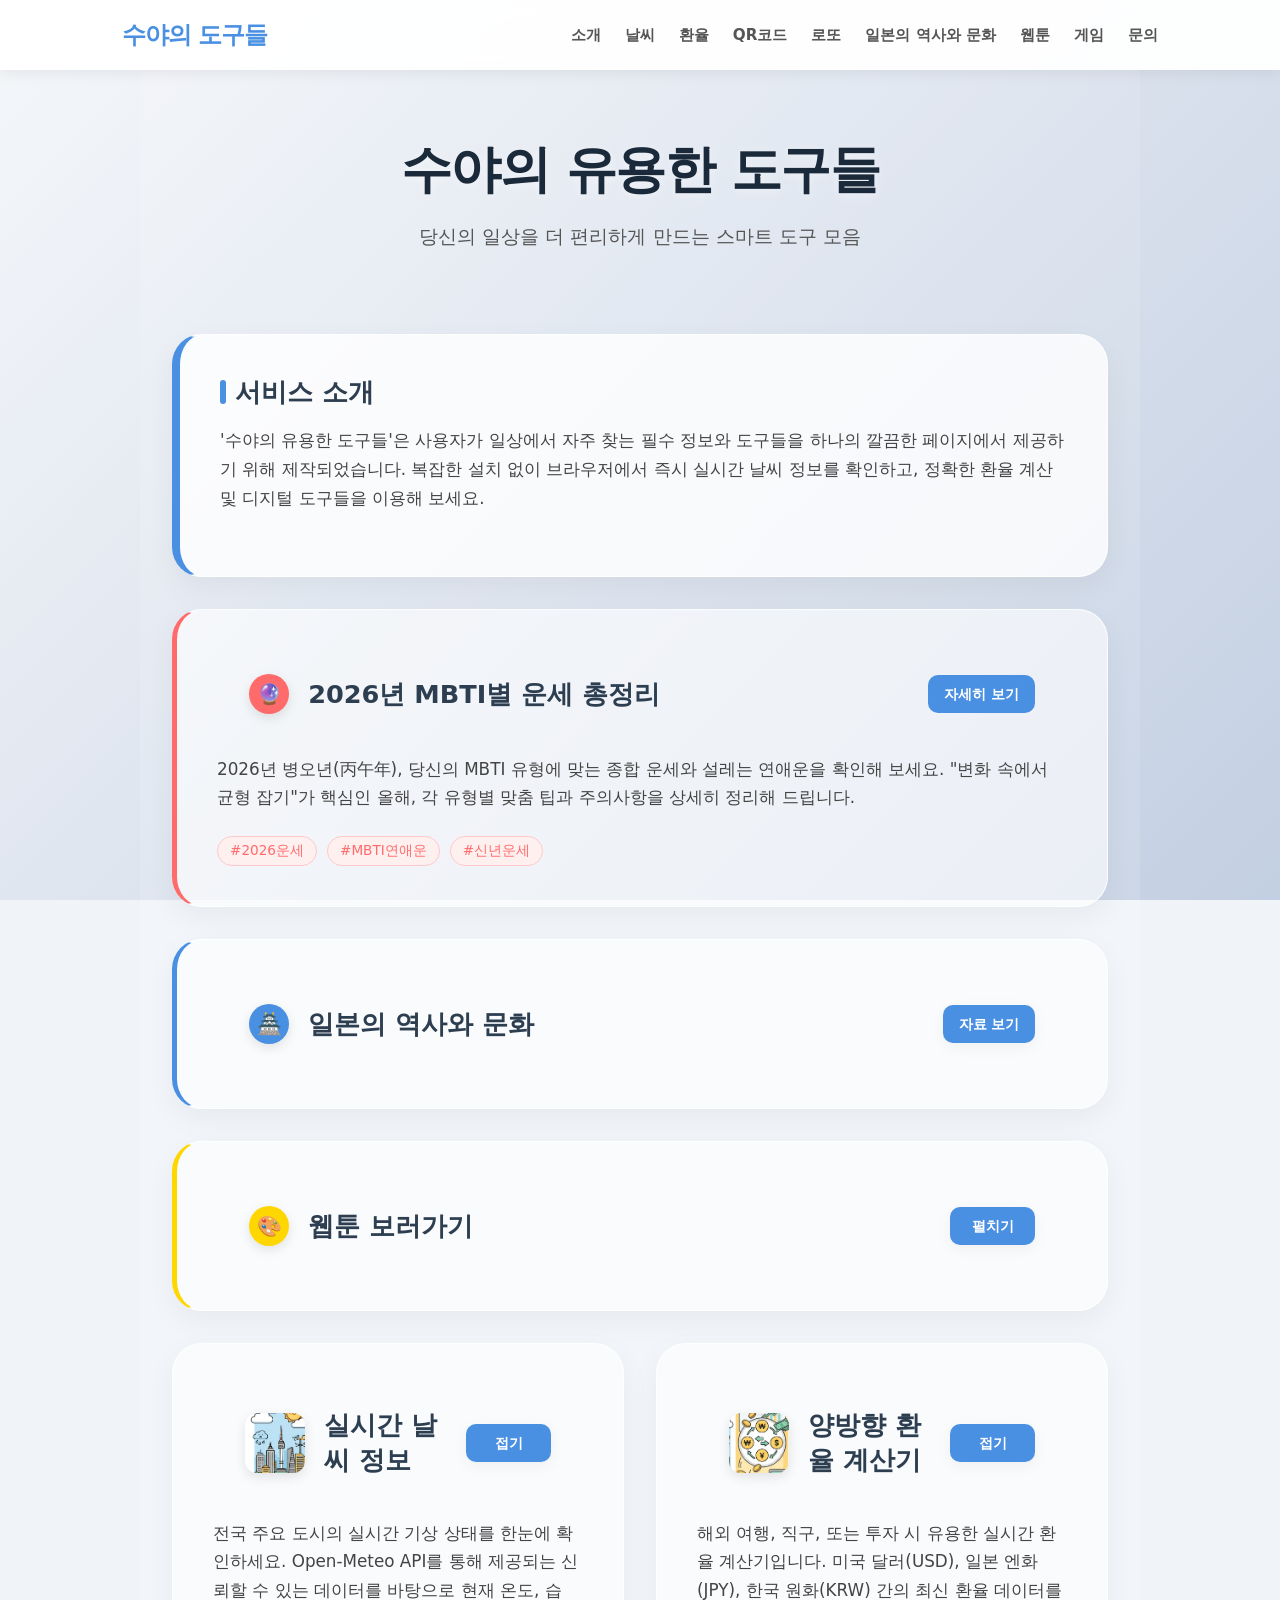
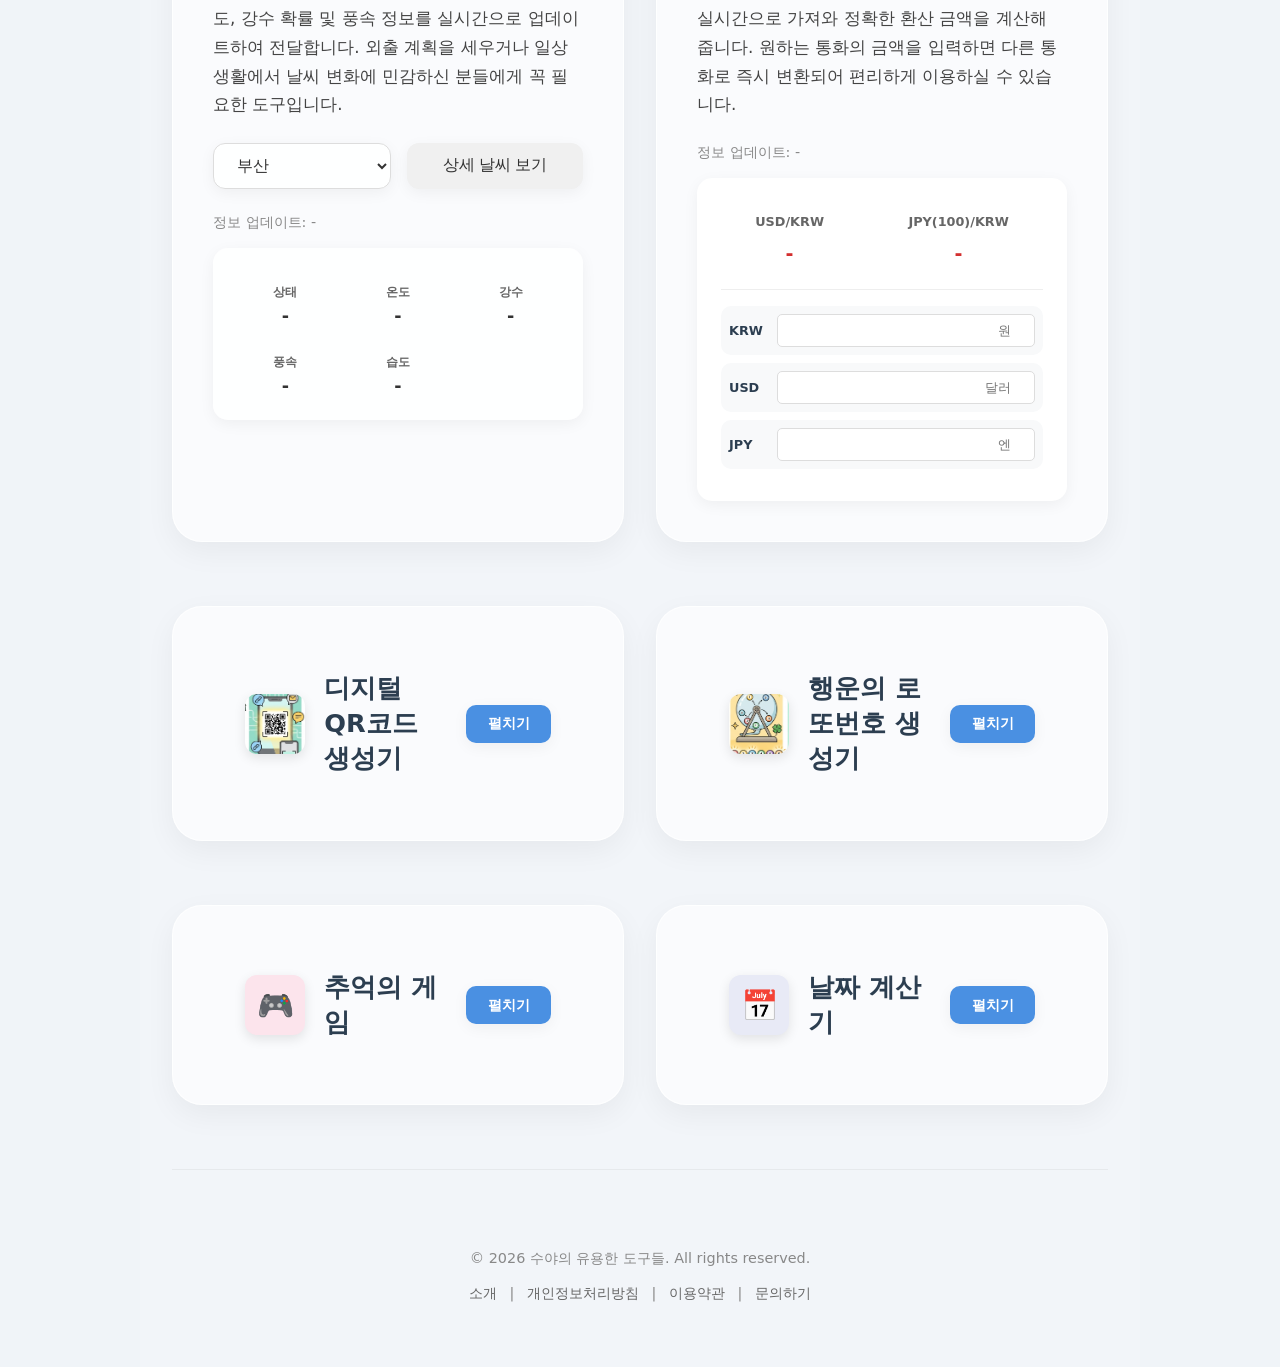
<file: index.html>
<!DOCTYPE html>
<html lang="ko">        
<head>
    <!-- Google tag (gtag.js) -->
    <script async src="https://www.googletagmanager.com/gtag/js?id=G-8NSKGW7J9Q"></script>
    <script>
      window.dataLayer = window.dataLayer || [];
      function gtag(){dataLayer.push(arguments);}
      gtag('js', new Date());

      gtag('config', 'G-8NSKGW7J9Q');
    </script>
    <meta charset="UTF-8">
    <meta name="viewport" content="width=device-width, initial-scale=1.0">
    <title>수야의 유용한 도구들 - 실시간 정보 및 생활 도구 모음</title>
    <meta name="description" content="실시간 날씨, 양방향 환율 계산기, QR코드 생성기, 로또번호 추첨 등 일상 생활에 필요한 유용한 도구들을 한곳에서 제공합니다.">
    <meta name="keywords" content="날씨, 환율계산기, QR코드 생성, 로또번호, 생활도구, 수야">
    <meta name="google-adsense-account" content="ca-pub-2411291444074274">
    <script async src="https://pagead2.googlesyndication.com/pagead/js/adsbygoogle.js?client=ca-pub-2411291444074274"
     crossorigin="anonymous"></script>
    <link rel="stylesheet" href="style.css">
</head>
<body>
    <nav class="navbar">
        <div class="nav-container">
            <a href="index.html" class="nav-logo">수야의 도구들</a>
            <ul class="nav-menu">
                <li><a href="about.html">소개</a></li>
                <li><a href="#section-weather">날씨</a></li>
                <li><a href="#section-exchange">환율</a></li>
                <li><a href="#section-qr">QR코드</a></li>
                <li><a href="#section-lotto">로또</a></li>
                <li><a href="#section-japan-history">일본의 역사와 문화</a></li>
                <li><a href="#section-webtoon">웹툰</a></li>
                <li><a href="#section-game">게임</a></li>
                <li><a href="contact.html">문의</a></li>
            </ul>
        </div>
    </nav>

    <div class="container">
        <header class="main-header">
            <h1>수야의 유용한 도구들</h1>
            <p class="header-subtitle">당신의 일상을 더 편리하게 만드는 스마트 도구 모음</p>
        </header>

        <main>
            <!-- 서비스 소개 섹션 (항상 표시 - 애드센스 가치 전달) -->
            <section class="info-section static-section" id="section-about">
                <h2>서비스 소개</h2>
                <div class="section-description">
                    <p>'수야의 유용한 도구들'은 사용자가 일상에서 자주 찾는 필수 정보와 도구들을 하나의 깔끔한 페이지에서 제공하기 위해 제작되었습니다. 복잡한 설치 없이 브라우저에서 즉시 실시간 날씨 정보를 확인하고, 정확한 환율 계산 및 디지털 도구들을 이용해 보세요.</p>
                </div>
            </section>

            <!-- 2026 MBTI 운세 섹션 (신규 추가 - 콘텐츠 보강) -->
            <section class="info-section" id="section-fortune" style="border-left: 5px solid #ff6b6b;">
                <div class="section-header">
                    <div class="service-icon-box" style="background: #ff6b6b; border-radius: 50%; width: 40px; height: 40px; display: flex; align-items: center; justify-content: center; font-size: 20px;">🔮</div>
                    <h2>2026년 MBTI별 운세 총정리</h2>
                    <a href="fortune/mbti2026.html" class="toggle-btn" style="text-decoration: none; background: #ff6b6b;">자세히 보기</a>
                </div>
                <div class="section-content" style="display: block;">
                    <p class="tool-guide">2026년 병오년(丙午年), 당신의 MBTI 유형에 맞는 종합 운세와 설레는 연애운을 확인해 보세요. "변화 속에서 균형 잡기"가 핵심인 올해, 각 유형별 맞춤 팁과 주의사항을 상세히 정리해 드립니다.</p>
                    <div style="display: flex; gap: 10px; flex-wrap: wrap; margin-top: 15px;">
                        <span style="background: #fff0f0; color: #ff6b6b; padding: 5px 12px; border-radius: 20px; font-size: 0.85rem; border: 1px solid #ffc9c9;">#2026운세</span>
                        <span style="background: #fff0f0; color: #ff6b6b; padding: 5px 12px; border-radius: 20px; font-size: 0.85rem; border: 1px solid #ffc9c9;">#MBTI연애운</span>
                        <span style="background: #fff0f0; color: #ff6b6b; padding: 5px 12px; border-radius: 20px; font-size: 0.85rem; border: 1px solid #ffc9c9;">#신년운세</span>
                    </div>
                </div>
            </section>

            <!-- 일본의 역사와 문화 섹션 (신규 추가) -->
            <section class="info-section collapsed" id="section-japan-history" style="border-left: 5px solid #4A90E2;">
                <div class="section-header">
                    <div class="service-icon-box" style="background: #4A90E2; border-radius: 50%; width: 40px; height: 40px; display: flex; align-items: center; justify-content: center; font-size: 20px;">🏯</div>
                    <h2>일본의 역사와 문화</h2>
                    <button class="toggle-btn" onclick="toggleSection('section-japan-history')">자료 보기</button>
                </div>
                <div class="section-content">
                    <p class="tool-guide">일본의 역사와 문화에 관한 8가지 상세 자료를 확인하고 다운로드할 수 있습니다. 각 파일은 주제별로 깊이 있는 내용을 담고 있어 학습 및 연구 자료로 활용하기 좋습니다.</p>
                    <div class="download-grid" style="display: grid; grid-template-columns: repeat(auto-fit, minmax(220px, 1fr)); gap: 12px; margin-top: 15px;">
                        <a href="text/a일본의 역사와 문화1.pdf" download class="download-card" style="padding: 12px 15px; background: white; border-radius: 12px; text-decoration: none; color: #333; border: 1px solid #eee; display: flex; align-items: center; gap: 10px; transition: all 0.2s; box-shadow: 0 2px 5px rgba(0,0,0,0.05);">
                            <span style="font-size: 1.2rem;">📄</span>
                            <span style="font-weight: 600; font-size: 0.9rem;">일본의 역사와 문화 1</span>
                        </a>
                        <a href="text/a일본의 역사와 문화2.pdf" download class="download-card" style="padding: 12px 15px; background: white; border-radius: 12px; text-decoration: none; color: #333; border: 1px solid #eee; display: flex; align-items: center; gap: 10px; transition: all 0.2s; box-shadow: 0 2px 5px rgba(0,0,0,0.05);">
                            <span style="font-size: 1.2rem;">📄</span>
                            <span style="font-weight: 600; font-size: 0.9rem;">일본의 역사와 문화 2</span>
                        </a>
                        <a href="text/a일본의 역사와 문화3.pdf" download class="download-card" style="padding: 12px 15px; background: white; border-radius: 12px; text-decoration: none; color: #333; border: 1px solid #eee; display: flex; align-items: center; gap: 10px; transition: all 0.2s; box-shadow: 0 2px 5px rgba(0,0,0,0.05);">
                            <span style="font-size: 1.2rem;">📄</span>
                            <span style="font-weight: 600; font-size: 0.9rem;">일본의 역사와 문화 3</span>
                        </a>
                        <a href="text/a일본의 역사와 문화4.pdf" download class="download-card" style="padding: 12px 15px; background: white; border-radius: 12px; text-decoration: none; color: #333; border: 1px solid #eee; display: flex; align-items: center; gap: 10px; transition: all 0.2s; box-shadow: 0 2px 5px rgba(0,0,0,0.05);">
                            <span style="font-size: 1.2rem;">📄</span>
                            <span style="font-weight: 600; font-size: 0.9rem;">일본의 역사와 문화 4</span>
                        </a>
                        <a href="text/일본의 역사와 문화5.pdf" download class="download-card" style="padding: 12px 15px; background: white; border-radius: 12px; text-decoration: none; color: #333; border: 1px solid #eee; display: flex; align-items: center; gap: 10px; transition: all 0.2s; box-shadow: 0 2px 5px rgba(0,0,0,0.05);">
                            <span style="font-size: 1.2rem;">📄</span>
                            <span style="font-weight: 600; font-size: 0.9rem;">일본의 역사와 문화 5</span>
                        </a>
                        <a href="text/일본의 역사와 문화6.pdf" download class="download-card" style="padding: 12px 15px; background: white; border-radius: 12px; text-decoration: none; color: #333; border: 1px solid #eee; display: flex; align-items: center; gap: 10px; transition: all 0.2s; box-shadow: 0 2px 5px rgba(0,0,0,0.05);">
                            <span style="font-size: 1.2rem;">📄</span>
                            <span style="font-weight: 600; font-size: 0.9rem;">일본의 역사와 문화 6</span>
                        </a>
                        <a href="text/일본의 역사와 문화7.pdf" download class="download-card" style="padding: 12px 15px; background: white; border-radius: 12px; text-decoration: none; color: #333; border: 1px solid #eee; display: flex; align-items: center; gap: 10px; transition: all 0.2s; box-shadow: 0 2px 5px rgba(0,0,0,0.05);">
                            <span style="font-size: 1.2rem;">📄</span>
                            <span style="font-weight: 600; font-size: 0.9rem;">일본의 역사와 문화 7</span>
                        </a>
                        <a href="text/일본의 역사와 문화8.pdf" download class="download-card" style="padding: 12px 15px; background: white; border-radius: 12px; text-decoration: none; color: #333; border: 1px solid #eee; display: flex; align-items: center; gap: 10px; transition: all 0.2s; box-shadow: 0 2px 5px rgba(0,0,0,0.05);">
                            <span style="font-size: 1.2rem;">📄</span>
                            <span style="font-weight: 600; font-size: 0.9rem;">일본의 역사와 문화 8</span>
                        </a>
                    </div>
                </div>
            </section>

            <!-- 웹툰 섹션 -->
            <section class="info-section collapsed" id="section-webtoon" style="border-left: 5px solid #FFD700;">
                <div class="section-header">
                    <div class="service-icon-box" style="background: #FFD700; border-radius: 50%; width: 40px; height: 40px; display: flex; align-items: center; justify-content: center; font-size: 20px;">🎨</div>
                    <h2>웹툰 보러가기</h2>
                    <button class="toggle-btn" onclick="toggleSection('section-webtoon')">펼치기</button>
                </div>
                <div class="section-content">
                    <p class="tool-guide">다양한 주제의 웹툰을 감상해 보세요. 아래 버튼을 클릭하여 '앵그리스쿨'의 전 회차를 감상하실 수 있습니다.</p>
                    
                    <div class="webtoon-list" style="margin-top: 20px; display: flex; justify-content: center; gap: 15px; flex-wrap: wrap;">
                        <a href="webtoon_angry_school.html" class="action-btn" style="background: linear-gradient(135deg, #e74c3c 0%, #c0392b 100%); box-shadow: 0 4px 15px rgba(231, 76, 60, 0.3);">앵그리스쿨 보러가기</a>
                        <a href="webtoon_mini.html" class="action-btn" style="background: linear-gradient(135deg, #f39c12 0%, #e67e22 100%); box-shadow: 0 4px 15px rgba(243, 156, 18, 0.3);">요약 4컷 만화</a>
                    </div>
                </div>
            </section>

            <div class="info-grid">
                <!-- 실시간 날씨 -->
                <section class="info-section" id="section-weather">
                    <div class="section-header">
                        <div class="service-icon-box weather-icon"></div>
                        <h2>실시간 날씨 정보</h2>
                        <button class="toggle-btn" onclick="toggleSection('section-weather')">접기</button>
                    </div>
                    <div class="section-content">
                        <p class="tool-guide">전국 주요 도시의 실시간 기상 상태를 한눈에 확인하세요. Open-Meteo API를 통해 제공되는 신뢰할 수 있는 데이터를 바탕으로 현재 온도, 습도, 강수 확률 및 풍속 정보를 실시간으로 업데이트하여 전달합니다. 외출 계획을 세우거나 일상 생활에서 날씨 변화에 민감하신 분들에게 꼭 필요한 도구입니다.</p>
                        <div class="city-selector">
                            <select id="city-select">
                                <option value="Busan">부산</option>
                                <option value="Seoul">서울</option>
                                <option value="Incheon">인천</option>
                                <option value="Daegu">대구</option>
                                <option value="Daejeon">대전</option>
                                <option value="Gwangju">광주</option>
                                <option value="Ulsan">울산</option>
                            </select>
                            <button id="details-button">상세 날씨 보기</button>
                        </div>
                        <p class="update-time" id="weather-updated">정보 업데이트: -</p>
                        <weather-card></weather-card>
                    </div>
                </section>

                <!-- 실시간 환율 -->
                <section class="info-section" id="section-exchange">
                    <div class="section-header">
                        <div class="service-icon-box exchange-icon"></div>
                        <h2>양방향 환율 계산기</h2>
                        <button class="toggle-btn" onclick="toggleSection('section-exchange')">접기</button>
                    </div>
                    <div class="section-content">
                        <p class="tool-guide">해외 여행, 직구, 또는 투자 시 유용한 실시간 환율 계산기입니다. 미국 달러(USD), 일본 엔화(JPY), 한국 원화(KRW) 간의 최신 환율 데이터를 실시간으로 가져와 정확한 환산 금액을 계산해 줍니다. 원하는 통화의 금액을 입력하면 다른 통화로 즉시 변환되어 편리하게 이용하실 수 있습니다.</p>
                        <p class="update-time" id="exchange-updated">정보 업데이트: -</p>
                        <exchange-card></exchange-card>
                    </div>
                </section>

                <!-- QR코드 생성기 -->
                <section class="info-section collapsed" id="section-qr">
                    <div class="section-header">
                        <div class="service-icon-box qr-icon"></div>
                        <h2>디지털 QR코드 생성기</h2>
                        <button class="toggle-btn" onclick="toggleSection('section-qr')">펼치기</button>
                    </div>
                    <div class="section-content">
                        <p class="tool-guide">텍스트나 웹사이트 URL을 입력하여 나만의 QR코드를 즉시 생성하세요. 생성된 QR코드는 다양한 기기에서 스캔이 가능하며, 마케팅, 명함, 개인 프로필 공유 등 다양한 용도로 활용할 수 있습니다. 입력된 정보는 서버에 저장되지 않아 안심하고 사용하실 수 있습니다.</p>
                        <qr-card></qr-card>
                    </div>
                </section>

                <!-- 로또번호 생성기 -->
                <section class="info-section collapsed" id="section-lotto">
                    <div class="section-header">
                        <div class="service-icon-box lotto-icon"></div>
                        <h2>행운의 로또번호 생성기</h2>
                        <button class="toggle-btn" onclick="toggleSection('section-lotto')">펼치기</button>
                    </div>
                    <div class="section-content">
                        <p class="tool-guide">이번 주 행운의 주인공을 꿈꾸시나요? 통계나 패턴에 얽매이지 않고 순수한 무작위 난수 생성 알고리즘을 사용하여 투명하고 공정한 로또 번호 6개를 추천해 드립니다. 재미로 즐기는 번호 추첨을 통해 일상의 작은 설렘을 느껴보세요.</p>
                        <lotto-card></lotto-card>
                    </div>
                </section>

                <!-- 추억의 게임 -->
                <section class="info-section collapsed" id="section-game">
                    <div class="section-header">
                        <div class="service-icon-box game-icon"></div>
                        <h2>추억의 게임</h2>
                        <button class="toggle-btn" onclick="toggleSection('section-game')">펼치기</button>
                    </div>
                    <div class="section-content">
                        <p class="tool-guide">잠깐의 휴식이 필요할 때 브라우저에서 바로 즐길 수 있는 고전 미니게임 모음입니다. 테트리스, 디노런 등 친숙하고 재미있는 게임들을 통해 스트레스를 해소하고 집중력을 높여보세요. 별도의 다운로드나 설치 없이 즉시 실행됩니다.</p>
                        <div class="game-grid">
                            <a href="game/tetris.html" class="game-card">
                                <span class="game-emoji">🧱</span>
                                <span class="game-name">테트리스</span>
                            </a>
                            <a href="game/dino.html" class="game-card">
                                <span class="game-emoji">🦖</span>
                                <span class="game-name">디노런</span>
                            </a>
                            <a href="game/block1.html" class="game-card">
                                <span class="game-emoji">🎾</span>
                                <span class="game-name">벽돌깨기</span>
                            </a>
                            <a href="game/cannon1.html" class="game-card">
                                <span class="game-emoji">💣</span>
                                <span class="game-name">캐논게임</span>
                            </a>
                            <a href="game/invader.html" class="game-card">
                                <span class="game-emoji">👾</span>
                                <span class="game-name">인베이더</span>
                            </a>
                        </div>
                    </div>
                </section>

                <!-- 날짜 계산기 -->
                <section class="info-section collapsed" id="section-date">
                    <div class="section-header">
                        <div class="service-icon-box date-icon"></div>
                        <h2>날짜 계산기</h2>
                        <button class="toggle-btn" onclick="toggleSection('section-date')">펼치기</button>
                    </div>
                    <div class="section-content">
                        <p class="tool-guide">중요한 날을 잊지 않도록 도와주는 스마트한 날짜 계산 도구입니다. 커플의 기념일, 시험 디데이, 또는 두 날짜 사이의 일수 계산 등 실생활에 필요한 날짜 관련 연산을 쉽고 정확하게 처리할 수 있습니다.</p>
                        <div class="tool-action">
                            <a href="util/date_calc.html" class="action-btn">날짜 계산기 실행하기</a>
                        </div>
                    </div>
                </section>
            </div>
        </main>

        <footer class="site-footer">
            <p>&copy; 2026 수야의 유용한 도구들. All rights reserved.</p>
            <div class="footer-links">
                <a href="about.html">소개</a> | 
                <a href="privacy.html">개인정보처리방침</a> | 
                <a href="terms.html">이용약관</a> | 
                <a href="contact.html">문의하기</a>
            </div>
        </footer>
    </div>

    <script type="module" src="main.js"></script>
    <script>
        function toggleSection(id, forceOpen = false) {
            const section = document.getElementById(id);
            if (!section) return;
            const btn = section.querySelector('.toggle-btn');
            
            const openText = '접기';
            const closedText = id === 'section-japan-history' ? '자료 보기' : '펼치기';

            if (forceOpen) {
                section.classList.remove('collapsed');
                if (btn) btn.textContent = openText;
            } else {
                const isCollapsed = section.classList.toggle('collapsed');
                if (btn) btn.textContent = isCollapsed ? closedText : openText;
            }
        }

        function expandAndScroll(id) {
            toggleSection(id, true);
            const element = document.getElementById(id);
            if (element) {
                element.scrollIntoView({ behavior: 'smooth', block: 'start' });
            }
        }

        // Handle nav menu clicks
        document.querySelectorAll('.nav-menu a').forEach(link => {
            link.addEventListener('click', (e) => {
                const href = link.getAttribute('href');
                if (href.startsWith('#section-')) {
                    e.preventDefault();
                    expandAndScroll(href.substring(1));
                }
            });
        });

        window.toggleSection = toggleSection;
        window.expandAndScroll = expandAndScroll;
    </script>
</body>
</html>
</file>
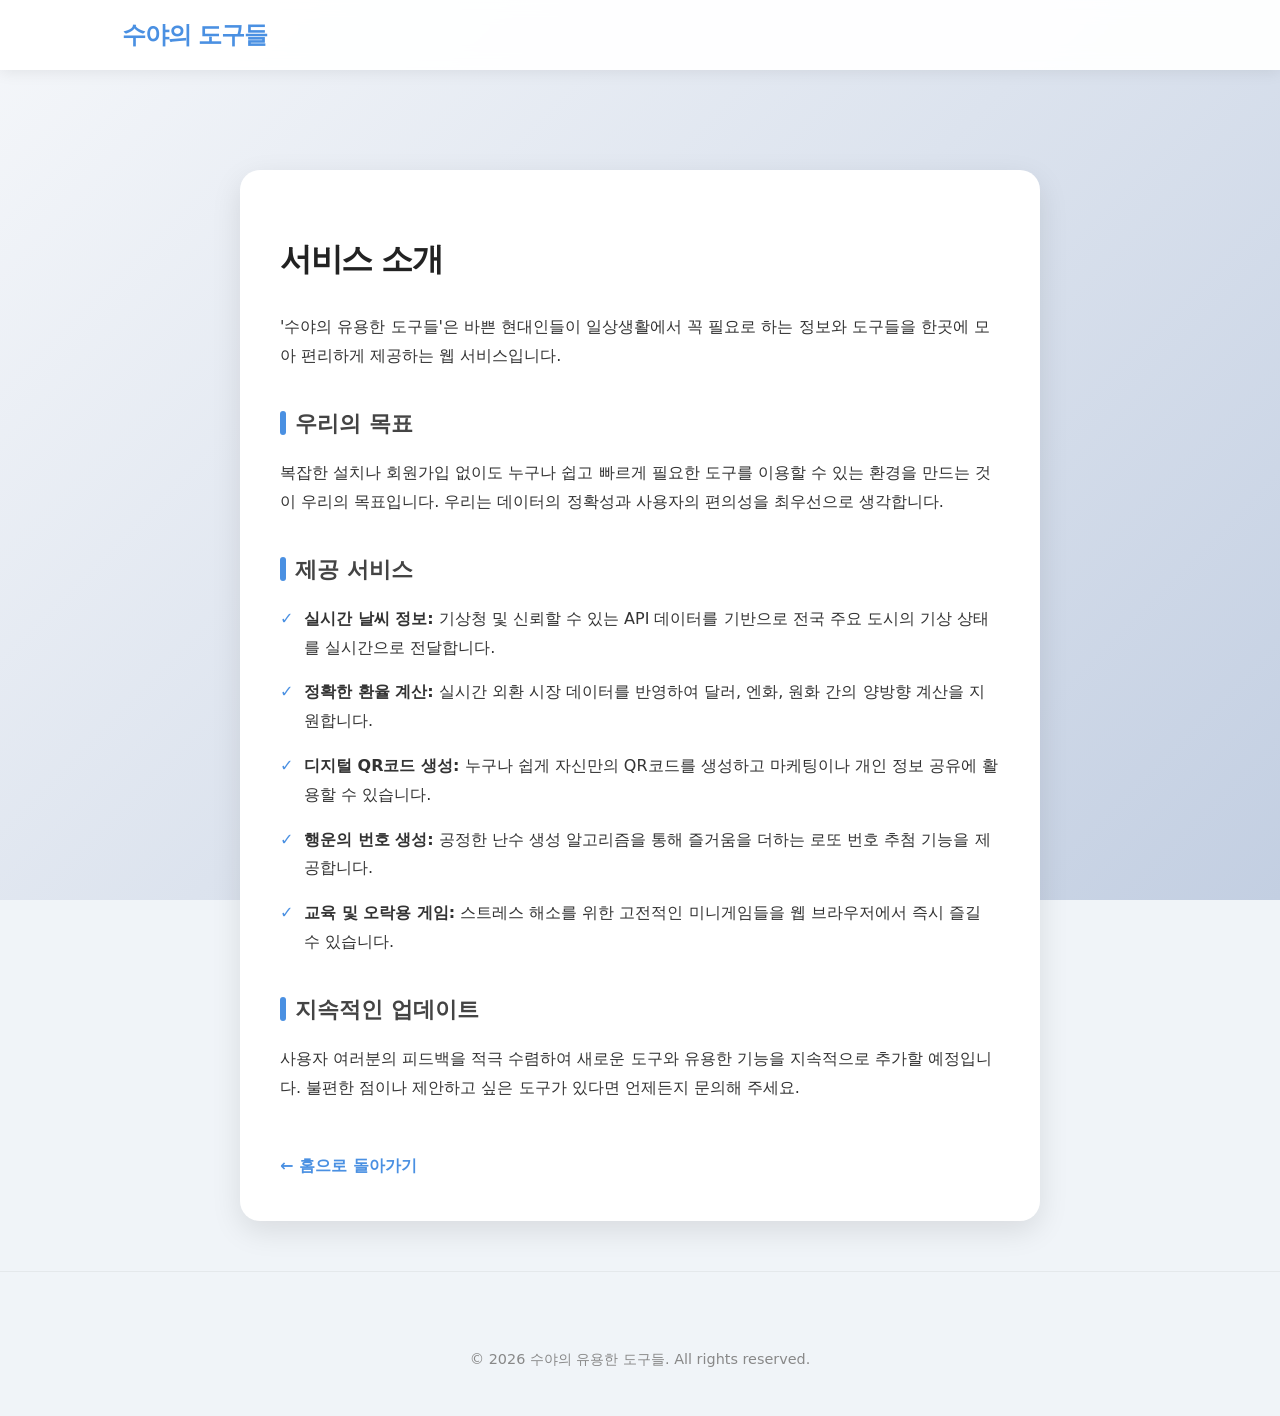
<file: about.html>
<!DOCTYPE html>
<html lang="ko">
<head>
    <!-- Google tag (gtag.js) -->
    <script async src="https://www.googletagmanager.com/gtag/js?id=G-8NSKGW7J9Q"></script>
    <script>
      window.dataLayer = window.dataLayer || [];
      function gtag(){dataLayer.push(arguments);}
      gtag('js', new Date());

      gtag('config', 'G-8NSKGW7J9Q');
    </script>
    <meta charset="UTF-8">
    <meta name="viewport" content="width=device-width, initial-scale=1.0">
    <title>서비스 소개 - 수야의 유용한 도구들</title>
    <link rel="stylesheet" href="style.css">
    <style>
        .about-container { max-width: 800px; margin: 100px auto 50px; padding: 40px; background: white; border-radius: 20px; box-shadow: 0 10px 30px rgba(0,0,0,0.1); line-height: 1.8; color: #333; }
        .about-container h1 { font-size: 2rem; margin-bottom: 1.5rem; color: #222; }
        .about-container h2 { font-size: 1.4rem; margin-top: 2rem; margin-bottom: 1rem; color: #444; }
        .about-container p { margin-bottom: 1.2rem; }
        .feature-list { list-style: none; padding: 0; }
        .feature-list li { margin-bottom: 1rem; padding-left: 1.5rem; position: relative; }
        .feature-list li::before { content: '✓'; position: absolute; left: 0; color: #4A90E2; font-weight: bold; }
        .back-home { display: inline-block; margin-top: 30px; color: #4A90E2; text-decoration: none; font-weight: bold; }
        .back-home:hover { text-decoration: underline; }
    </style>
</head>
<body>
    <nav class="navbar">
        <div class="nav-container">
            <a href="index.html" class="nav-logo">수야의 도구들</a>
        </div>
    </nav>

    <div class="about-container">
        <h1>서비스 소개</h1>
        <p>'수야의 유용한 도구들'은 바쁜 현대인들이 일상생활에서 꼭 필요로 하는 정보와 도구들을 한곳에 모아 편리하게 제공하는 웹 서비스입니다.</p>
        
        <h2>우리의 목표</h2>
        <p>복잡한 설치나 회원가입 없이도 누구나 쉽고 빠르게 필요한 도구를 이용할 수 있는 환경을 만드는 것이 우리의 목표입니다. 우리는 데이터의 정확성과 사용자의 편의성을 최우선으로 생각합니다.</p>

        <h2>제공 서비스</h2>
        <ul class="feature-list">
            <li><strong>실시간 날씨 정보:</strong> 기상청 및 신뢰할 수 있는 API 데이터를 기반으로 전국 주요 도시의 기상 상태를 실시간으로 전달합니다.</li>
            <li><strong>정확한 환율 계산:</strong> 실시간 외환 시장 데이터를 반영하여 달러, 엔화, 원화 간의 양방향 계산을 지원합니다.</li>
            <li><strong>디지털 QR코드 생성:</strong> 누구나 쉽게 자신만의 QR코드를 생성하고 마케팅이나 개인 정보 공유에 활용할 수 있습니다.</li>
            <li><strong>행운의 번호 생성:</strong> 공정한 난수 생성 알고리즘을 통해 즐거움을 더하는 로또 번호 추첨 기능을 제공합니다.</li>
            <li><strong>교육 및 오락용 게임:</strong> 스트레스 해소를 위한 고전적인 미니게임들을 웹 브라우저에서 즉시 즐길 수 있습니다.</li>
        </ul>

        <h2>지속적인 업데이트</h2>
        <p>사용자 여러분의 피드백을 적극 수렴하여 새로운 도구와 유용한 기능을 지속적으로 추가할 예정입니다. 불편한 점이나 제안하고 싶은 도구가 있다면 언제든지 문의해 주세요.</p>

        <a href="index.html" class="back-home">← 홈으로 돌아가기</a>
    </div>

    <footer class="site-footer">
        <p>&copy; 2026 수야의 유용한 도구들. All rights reserved.</p>
    </footer>
</body>
</html>
</file>
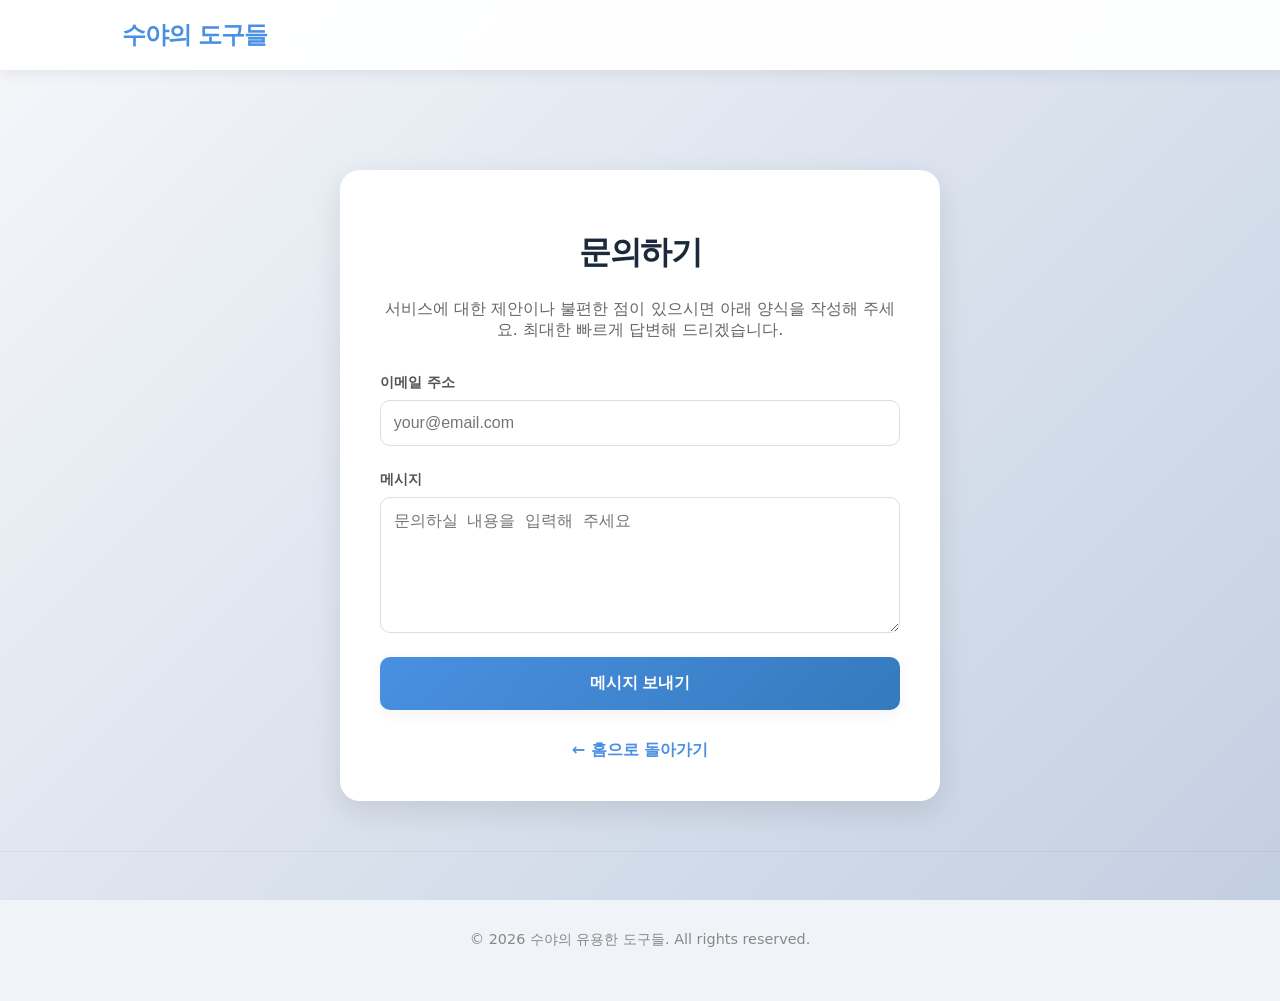
<file: contact.html>
<!DOCTYPE html>
<html lang="ko">
<head>
    <!-- Google tag (gtag.js) -->
    <script async src="https://www.googletagmanager.com/gtag/js?id=G-8NSKGW7J9Q"></script>
    <script>
      window.dataLayer = window.dataLayer || [];
      function gtag(){dataLayer.push(arguments);}
      gtag('js', new Date());

      gtag('config', 'G-8NSKGW7J9Q');
    </script>
    <meta charset="UTF-8">
    <meta name="viewport" content="width=device-width, initial-scale=1.0">
    <title>문의하기 - 수야의 유용한 도구들</title>
    <link rel="stylesheet" href="style.css">
    <style>
        .contact-container { max-width: 600px; margin: 100px auto 50px; padding: 40px; background: white; border-radius: 20px; box-shadow: 0 10px 30px rgba(0,0,0,0.1); color: #333; }
        .contact-container h1 { font-size: 2rem; margin-bottom: 1.5rem; text-align: center; }
        .contact-container p { margin-bottom: 2rem; text-align: center; color: #666; }
        .back-home { display: block; margin-top: 30px; text-align: center; color: #4A90E2; text-decoration: none; font-weight: bold; }
        .back-home:hover { text-decoration: underline; }
    </style>
</head>
<body>
    <nav class="navbar">
        <div class="nav-container">
            <a href="index.html" class="nav-logo">수야의 도구들</a>
        </div>
    </nav>

    <div class="contact-container">
        <h1>문의하기</h1>
        <p>서비스에 대한 제안이나 불편한 점이 있으시면 아래 양식을 작성해 주세요. 최대한 빠르게 답변해 드리겠습니다.</p>
        
        <form action="https://formspree.io/f/mgopjkyl" method="POST" class="contact-form" style="display: flex; flex-direction: column; gap: 1.5rem;">
            <div class="form-group" style="display: flex; flex-direction: column; gap: 0.5rem;">
                <label for="email" style="font-weight: bold;">이메일 주소</label>
                <input type="email" name="email" id="email" placeholder="your@email.com" required style="padding: 0.8rem; border: 1px solid #ddd; border-radius: 10px;">
            </div>
            <div class="form-group" style="display: flex; flex-direction: column; gap: 0.5rem;">
                <label for="message" style="font-weight: bold;">메시지</label>
                <textarea name="message" id="message" rows="6" placeholder="문의하실 내용을 입력해 주세요" required style="padding: 0.8rem; border: 1px solid #ddd; border-radius: 10px; resize: vertical;"></textarea>
            </div>
            <button type="submit" class="submit-btn" style="padding: 1rem; background: #4A90E2; color: white; border: none; border-radius: 10px; font-weight: bold; cursor: pointer; transition: background 0.3s;">메시지 보내기</button>
        </form>

        <a href="index.html" class="back-home">← 홈으로 돌아가기</a>
    </div>

    <footer class="site-footer">
        <p>&copy; 2026 수야의 유용한 도구들. All rights reserved.</p>
    </footer>
</body>
</html>
</file>
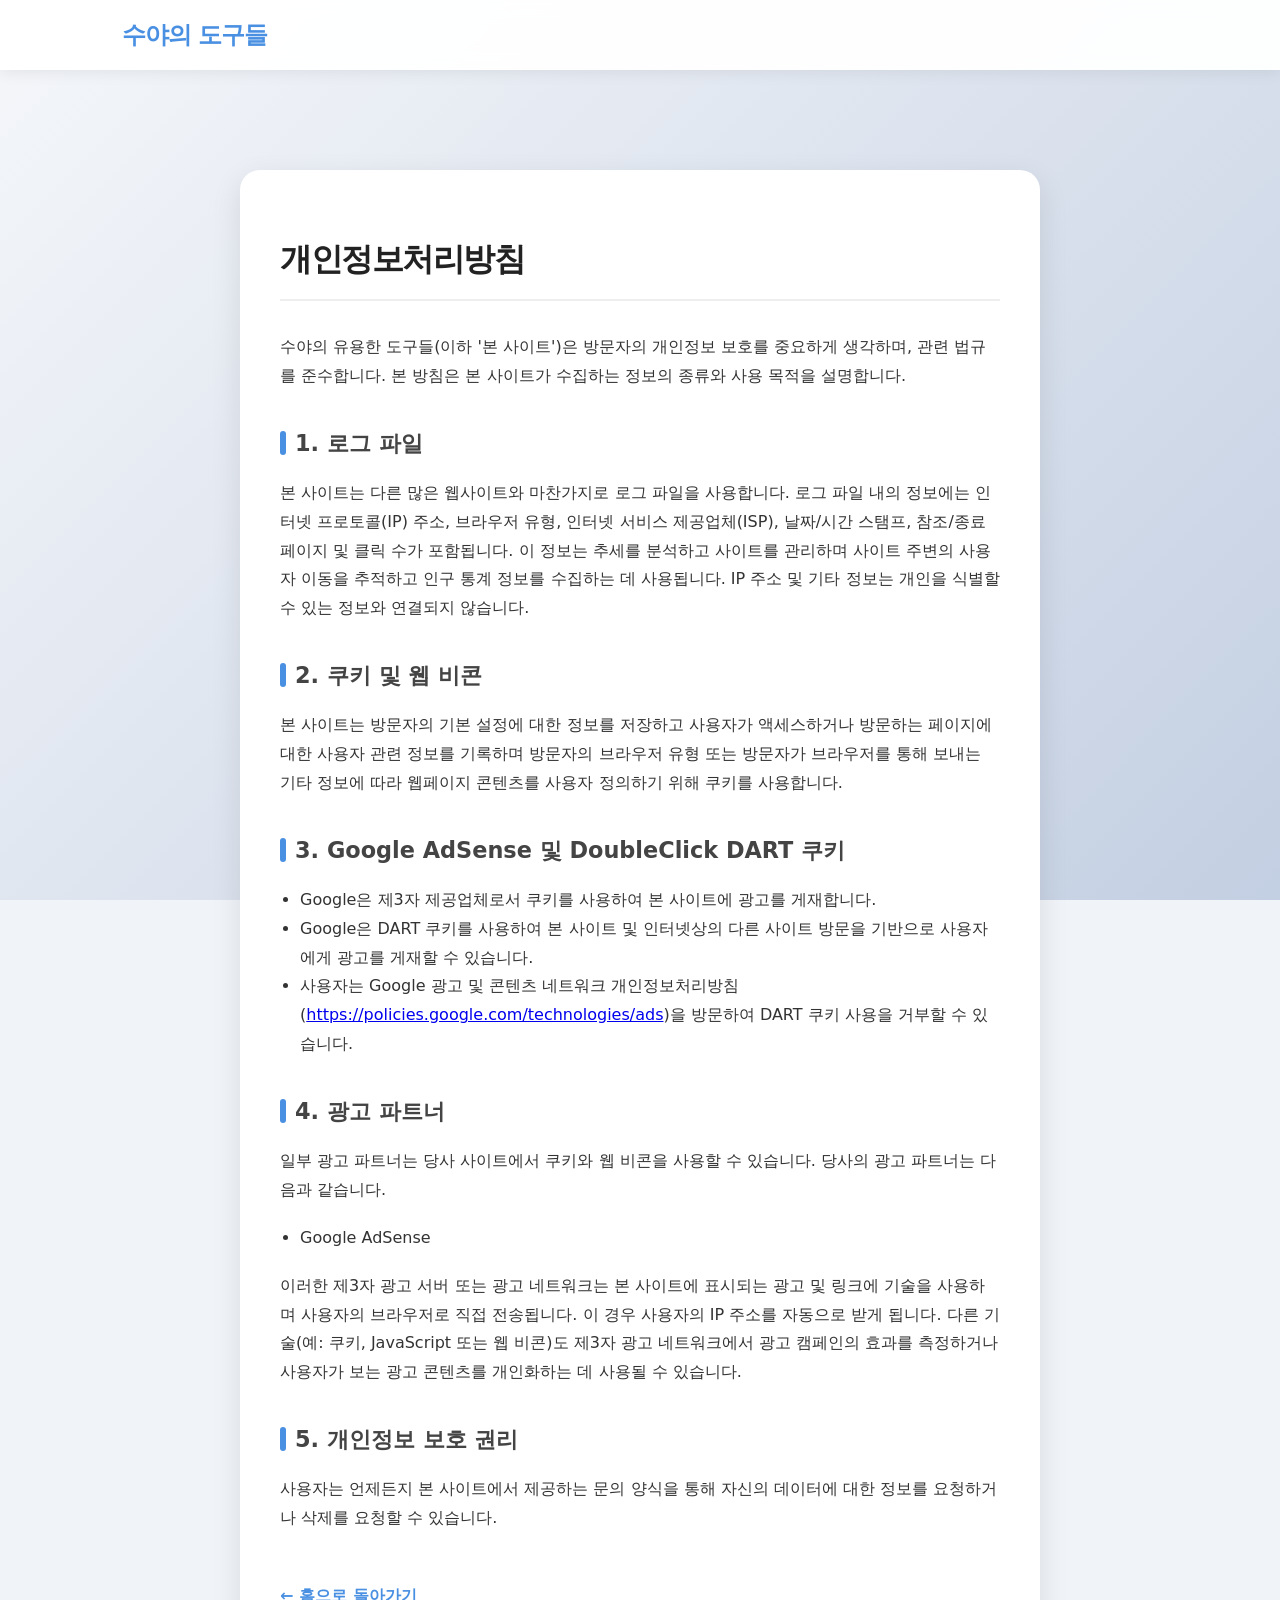
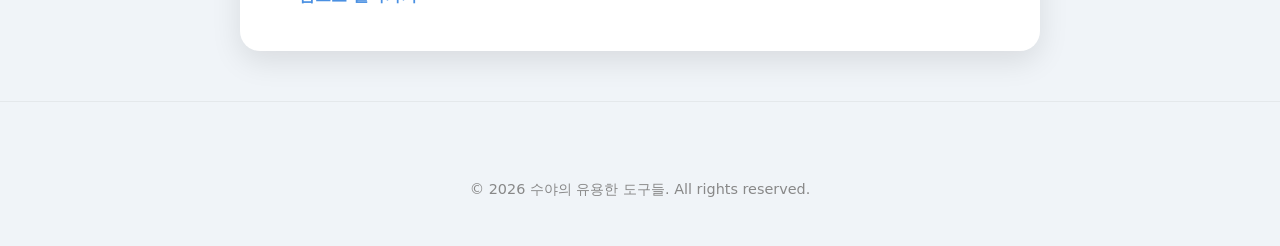
<file: privacy.html>
<!DOCTYPE html>
<html lang="ko">
<head>
    <!-- Google tag (gtag.js) -->
    <script async src="https://www.googletagmanager.com/gtag/js?id=G-8NSKGW7J9Q"></script>
    <script>
      window.dataLayer = window.dataLayer || [];
      function gtag(){dataLayer.push(arguments);}
      gtag('js', new Date());

      gtag('config', 'G-8NSKGW7J9Q');
    </script>
    <meta charset="UTF-8">
    <meta name="viewport" content="width=device-width, initial-scale=1.0">
    <title>개인정보처리방침 - 수야의 유용한 도구들</title>
    <link rel="stylesheet" href="style.css">
    <style>
        .policy-container { max-width: 800px; margin: 100px auto 50px; padding: 40px; background: white; border-radius: 20px; box-shadow: 0 10px 30px rgba(0,0,0,0.1); line-height: 1.8; color: #333; }
        .policy-container h1 { font-size: 2rem; margin-bottom: 2rem; color: #222; border-bottom: 2px solid #eee; padding-bottom: 10px; }
        .policy-container h2 { font-size: 1.4rem; margin-top: 2rem; margin-bottom: 1rem; color: #444; }
        .policy-container p { margin-bottom: 1.2rem; }
        .policy-container ul { margin-bottom: 1.2rem; padding-left: 20px; }
        .back-home { display: inline-block; margin-top: 30px; color: #4A90E2; text-decoration: none; font-weight: bold; }
        .back-home:hover { text-decoration: underline; }
    </style>
</head>
<body>
    <nav class="navbar">
        <div class="nav-container">
            <a href="index.html" class="nav-logo">수야의 도구들</a>
        </div>
    </nav>

    <div class="policy-container">
        <h1>개인정보처리방침</h1>
        
        <p>수야의 유용한 도구들(이하 '본 사이트')은 방문자의 개인정보 보호를 중요하게 생각하며, 관련 법규를 준수합니다. 본 방침은 본 사이트가 수집하는 정보의 종류와 사용 목적을 설명합니다.</p>

        <h2>1. 로그 파일</h2>
        <p>본 사이트는 다른 많은 웹사이트와 마찬가지로 로그 파일을 사용합니다. 로그 파일 내의 정보에는 인터넷 프로토콜(IP) 주소, 브라우저 유형, 인터넷 서비스 제공업체(ISP), 날짜/시간 스탬프, 참조/종료 페이지 및 클릭 수가 포함됩니다. 이 정보는 추세를 분석하고 사이트를 관리하며 사이트 주변의 사용자 이동을 추적하고 인구 통계 정보를 수집하는 데 사용됩니다. IP 주소 및 기타 정보는 개인을 식별할 수 있는 정보와 연결되지 않습니다.</p>

        <h2>2. 쿠키 및 웹 비콘</h2>
        <p>본 사이트는 방문자의 기본 설정에 대한 정보를 저장하고 사용자가 액세스하거나 방문하는 페이지에 대한 사용자 관련 정보를 기록하며 방문자의 브라우저 유형 또는 방문자가 브라우저를 통해 보내는 기타 정보에 따라 웹페이지 콘텐츠를 사용자 정의하기 위해 쿠키를 사용합니다.</p>

        <h2>3. Google AdSense 및 DoubleClick DART 쿠키</h2>
        <ul>
            <li>Google은 제3자 제공업체로서 쿠키를 사용하여 본 사이트에 광고를 게재합니다.</li>
            <li>Google은 DART 쿠키를 사용하여 본 사이트 및 인터넷상의 다른 사이트 방문을 기반으로 사용자에게 광고를 게재할 수 있습니다.</li>
            <li>사용자는 Google 광고 및 콘텐츠 네트워크 개인정보처리방침(<a href="https://policies.google.com/technologies/ads" target="_blank">https://policies.google.com/technologies/ads</a>)을 방문하여 DART 쿠키 사용을 거부할 수 있습니다.</li>
        </ul>

        <h2>4. 광고 파트너</h2>
        <p>일부 광고 파트너는 당사 사이트에서 쿠키와 웹 비콘을 사용할 수 있습니다. 당사의 광고 파트너는 다음과 같습니다.</p>
        <ul>
            <li>Google AdSense</li>
        </ul>
        <p>이러한 제3자 광고 서버 또는 광고 네트워크는 본 사이트에 표시되는 광고 및 링크에 기술을 사용하며 사용자의 브라우저로 직접 전송됩니다. 이 경우 사용자의 IP 주소를 자동으로 받게 됩니다. 다른 기술(예: 쿠키, JavaScript 또는 웹 비콘)도 제3자 광고 네트워크에서 광고 캠페인의 효과를 측정하거나 사용자가 보는 광고 콘텐츠를 개인화하는 데 사용될 수 있습니다.</p>

        <h2>5. 개인정보 보호 권리</h2>
        <p>사용자는 언제든지 본 사이트에서 제공하는 문의 양식을 통해 자신의 데이터에 대한 정보를 요청하거나 삭제를 요청할 수 있습니다.</p>

        <a href="index.html" class="back-home">← 홈으로 돌아가기</a>
    </div>

    <footer class="site-footer">
        <p>&copy; 2026 수야의 유용한 도구들. All rights reserved.</p>
    </footer>
</body>
</html>
</file>
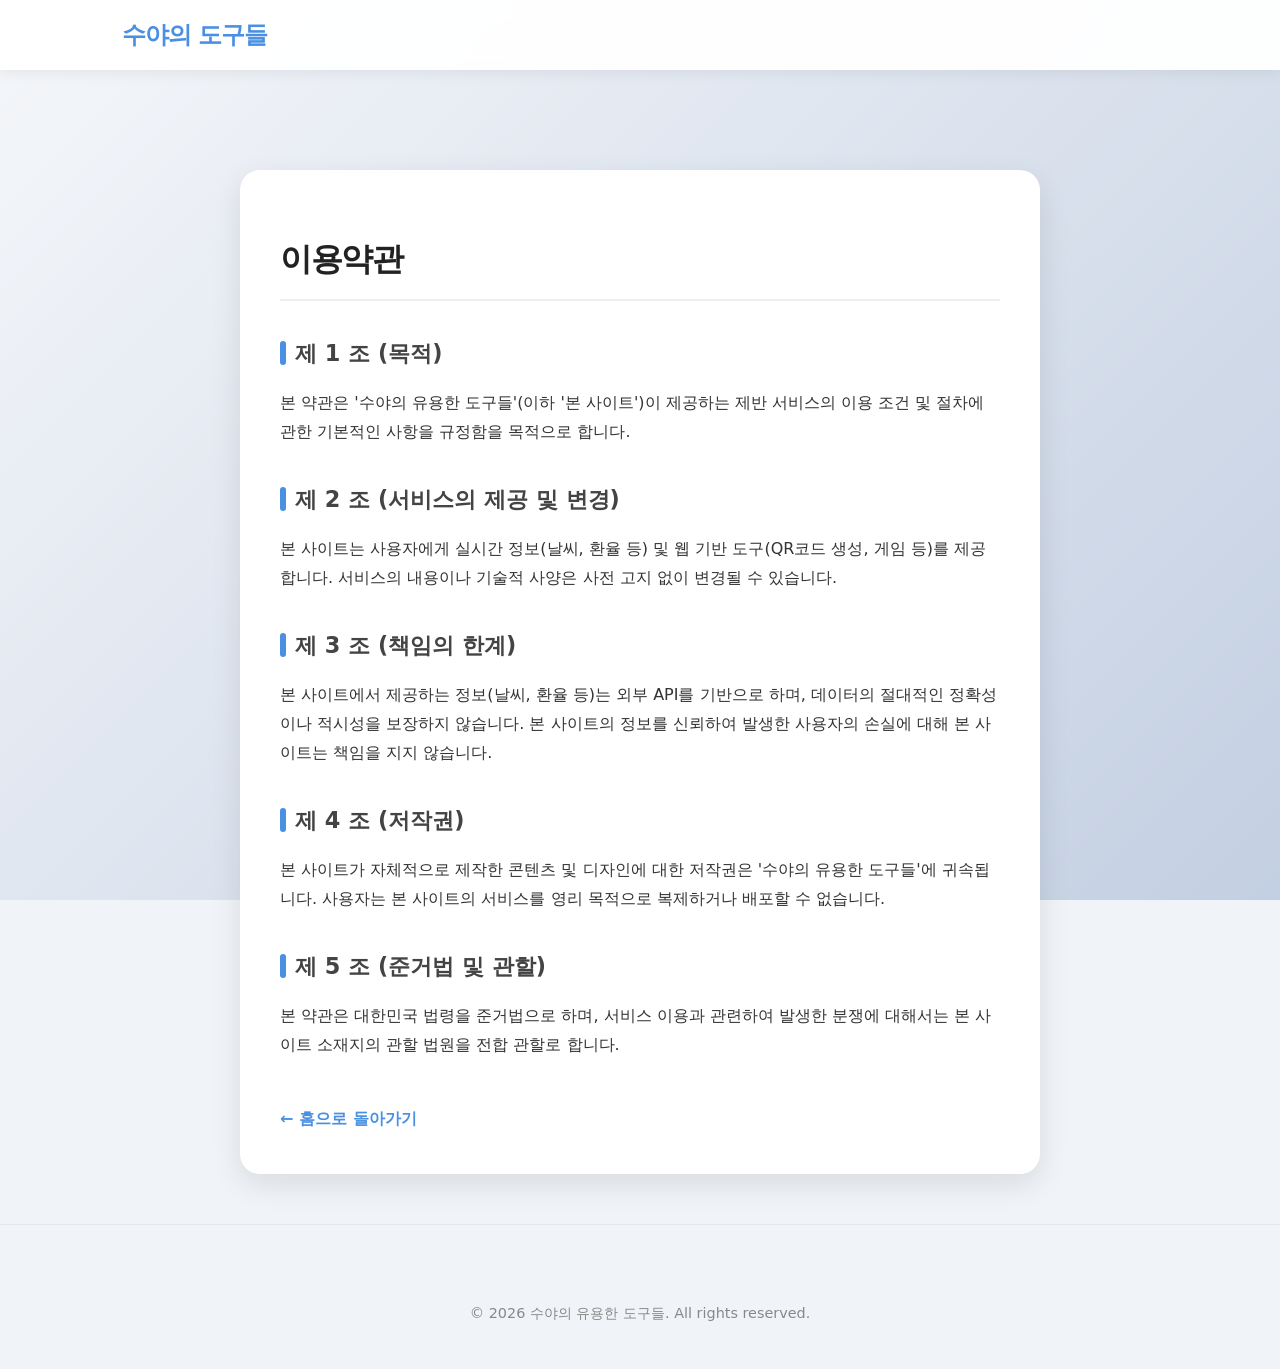
<file: terms.html>
<!DOCTYPE html>
<html lang="ko">
<head>
    <!-- Google tag (gtag.js) -->
    <script async src="https://www.googletagmanager.com/gtag/js?id=G-8NSKGW7J9Q"></script>
    <script>
      window.dataLayer = window.dataLayer || [];
      function gtag(){dataLayer.push(arguments);}
      gtag('js', new Date());

      gtag('config', 'G-8NSKGW7J9Q');
    </script>
    <meta charset="UTF-8">
    <meta name="viewport" content="width=device-width, initial-scale=1.0">
    <title>이용약관 - 수야의 유용한 도구들</title>
    <link rel="stylesheet" href="style.css">
    <style>
        .policy-container { max-width: 800px; margin: 100px auto 50px; padding: 40px; background: white; border-radius: 20px; box-shadow: 0 10px 30px rgba(0,0,0,0.1); line-height: 1.8; color: #333; }
        .policy-container h1 { font-size: 2rem; margin-bottom: 2rem; color: #222; border-bottom: 2px solid #eee; padding-bottom: 10px; }
        .policy-container h2 { font-size: 1.4rem; margin-top: 2rem; margin-bottom: 1rem; color: #444; }
        .back-home { display: inline-block; margin-top: 30px; color: #4A90E2; text-decoration: none; font-weight: bold; }
        .back-home:hover { text-decoration: underline; }
    </style>
</head>
<body>
    <nav class="navbar">
        <div class="nav-container">
            <a href="index.html" class="nav-logo">수야의 도구들</a>
        </div>
    </nav>

    <div class="policy-container">
        <h1>이용약관</h1>
        
        <h2>제 1 조 (목적)</h2>
        <p>본 약관은 '수야의 유용한 도구들'(이하 '본 사이트')이 제공하는 제반 서비스의 이용 조건 및 절차에 관한 기본적인 사항을 규정함을 목적으로 합니다.</p>

        <h2>제 2 조 (서비스의 제공 및 변경)</h2>
        <p>본 사이트는 사용자에게 실시간 정보(날씨, 환율 등) 및 웹 기반 도구(QR코드 생성, 게임 등)를 제공합니다. 서비스의 내용이나 기술적 사양은 사전 고지 없이 변경될 수 있습니다.</p>

        <h2>제 3 조 (책임의 한계)</h2>
        <p>본 사이트에서 제공하는 정보(날씨, 환율 등)는 외부 API를 기반으로 하며, 데이터의 절대적인 정확성이나 적시성을 보장하지 않습니다. 본 사이트의 정보를 신뢰하여 발생한 사용자의 손실에 대해 본 사이트는 책임을 지지 않습니다.</p>

        <h2>제 4 조 (저작권)</h2>
        <p>본 사이트가 자체적으로 제작한 콘텐츠 및 디자인에 대한 저작권은 '수야의 유용한 도구들'에 귀속됩니다. 사용자는 본 사이트의 서비스를 영리 목적으로 복제하거나 배포할 수 없습니다.</p>

        <h2>제 5 조 (준거법 및 관할)</h2>
        <p>본 약관은 대한민국 법령을 준거법으로 하며, 서비스 이용과 관련하여 발생한 분쟁에 대해서는 본 사이트 소재지의 관할 법원을 전합 관할로 합니다.</p>

        <a href="index.html" class="back-home">← 홈으로 돌아가기</a>
    </div>

    <footer class="site-footer">
        <p>&copy; 2026 수야의 유용한 도구들. All rights reserved.</p>
    </footer>
</body>
</html>
</file>
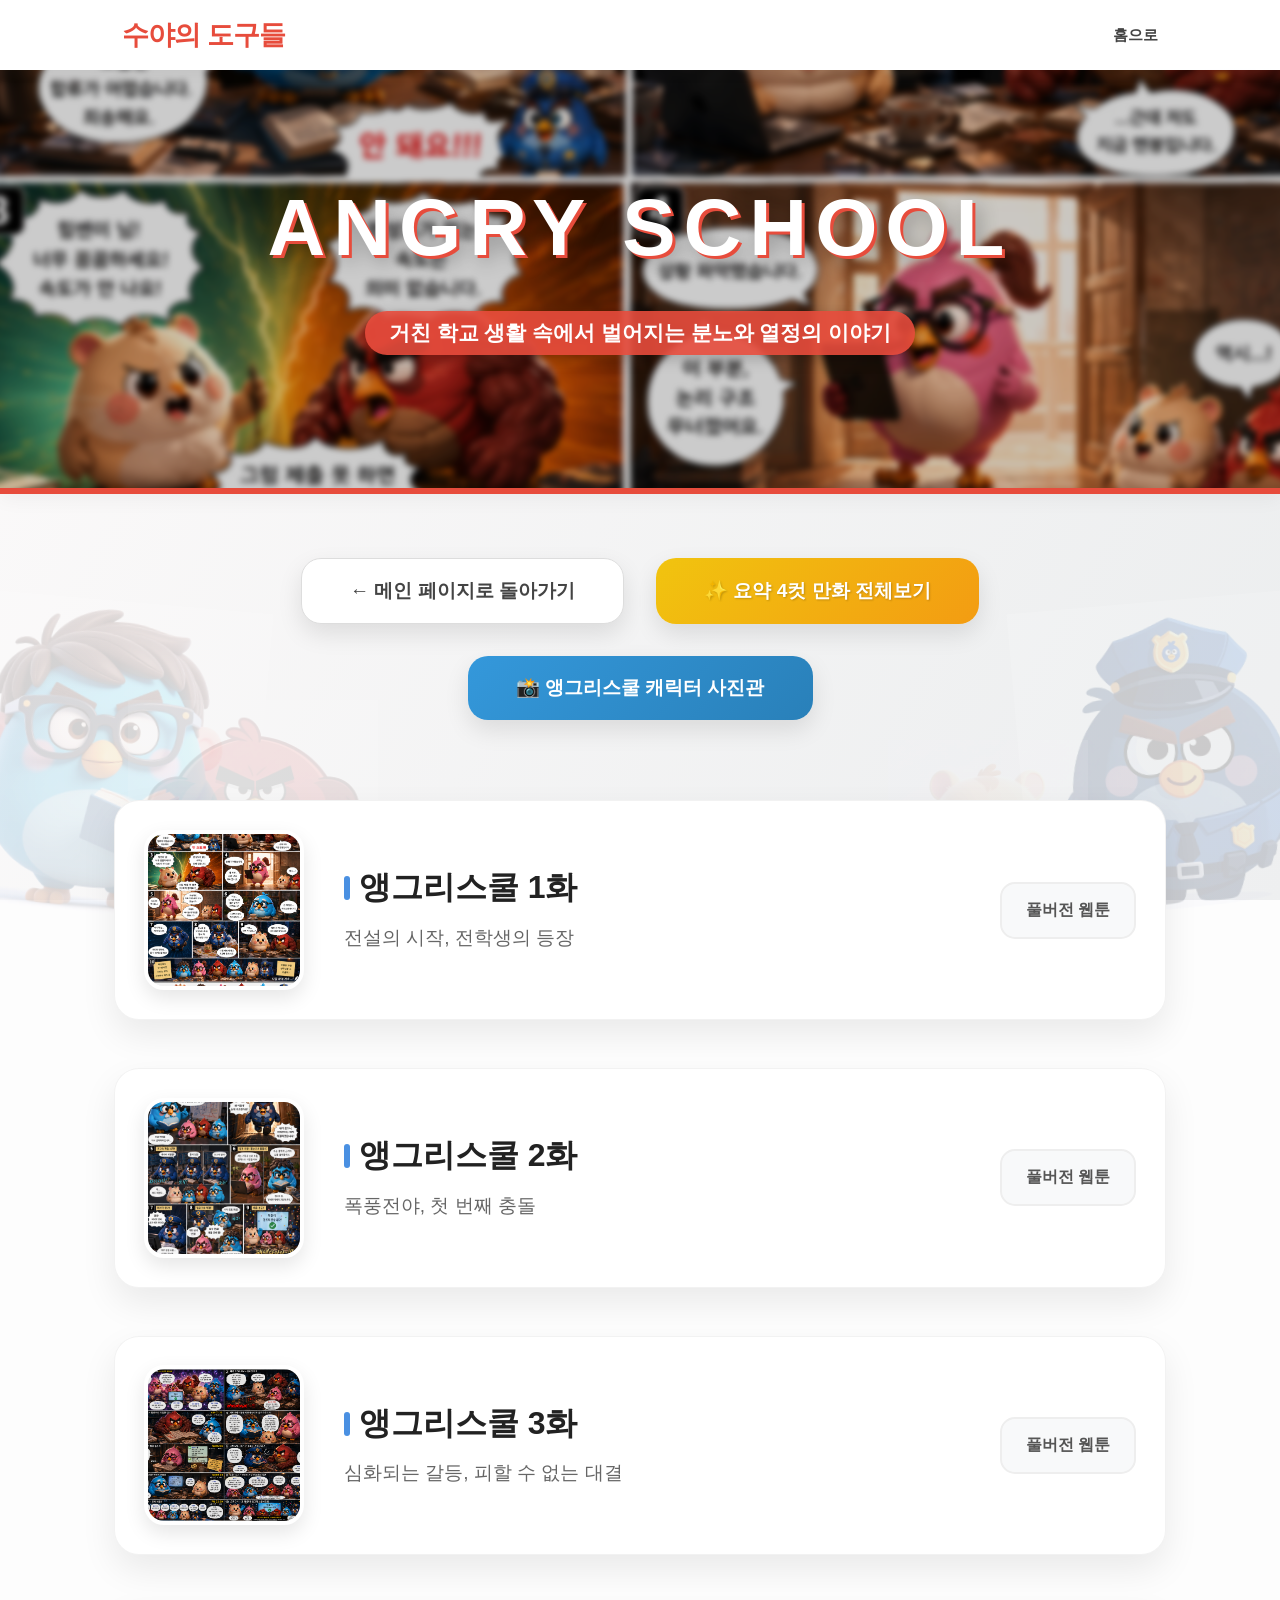
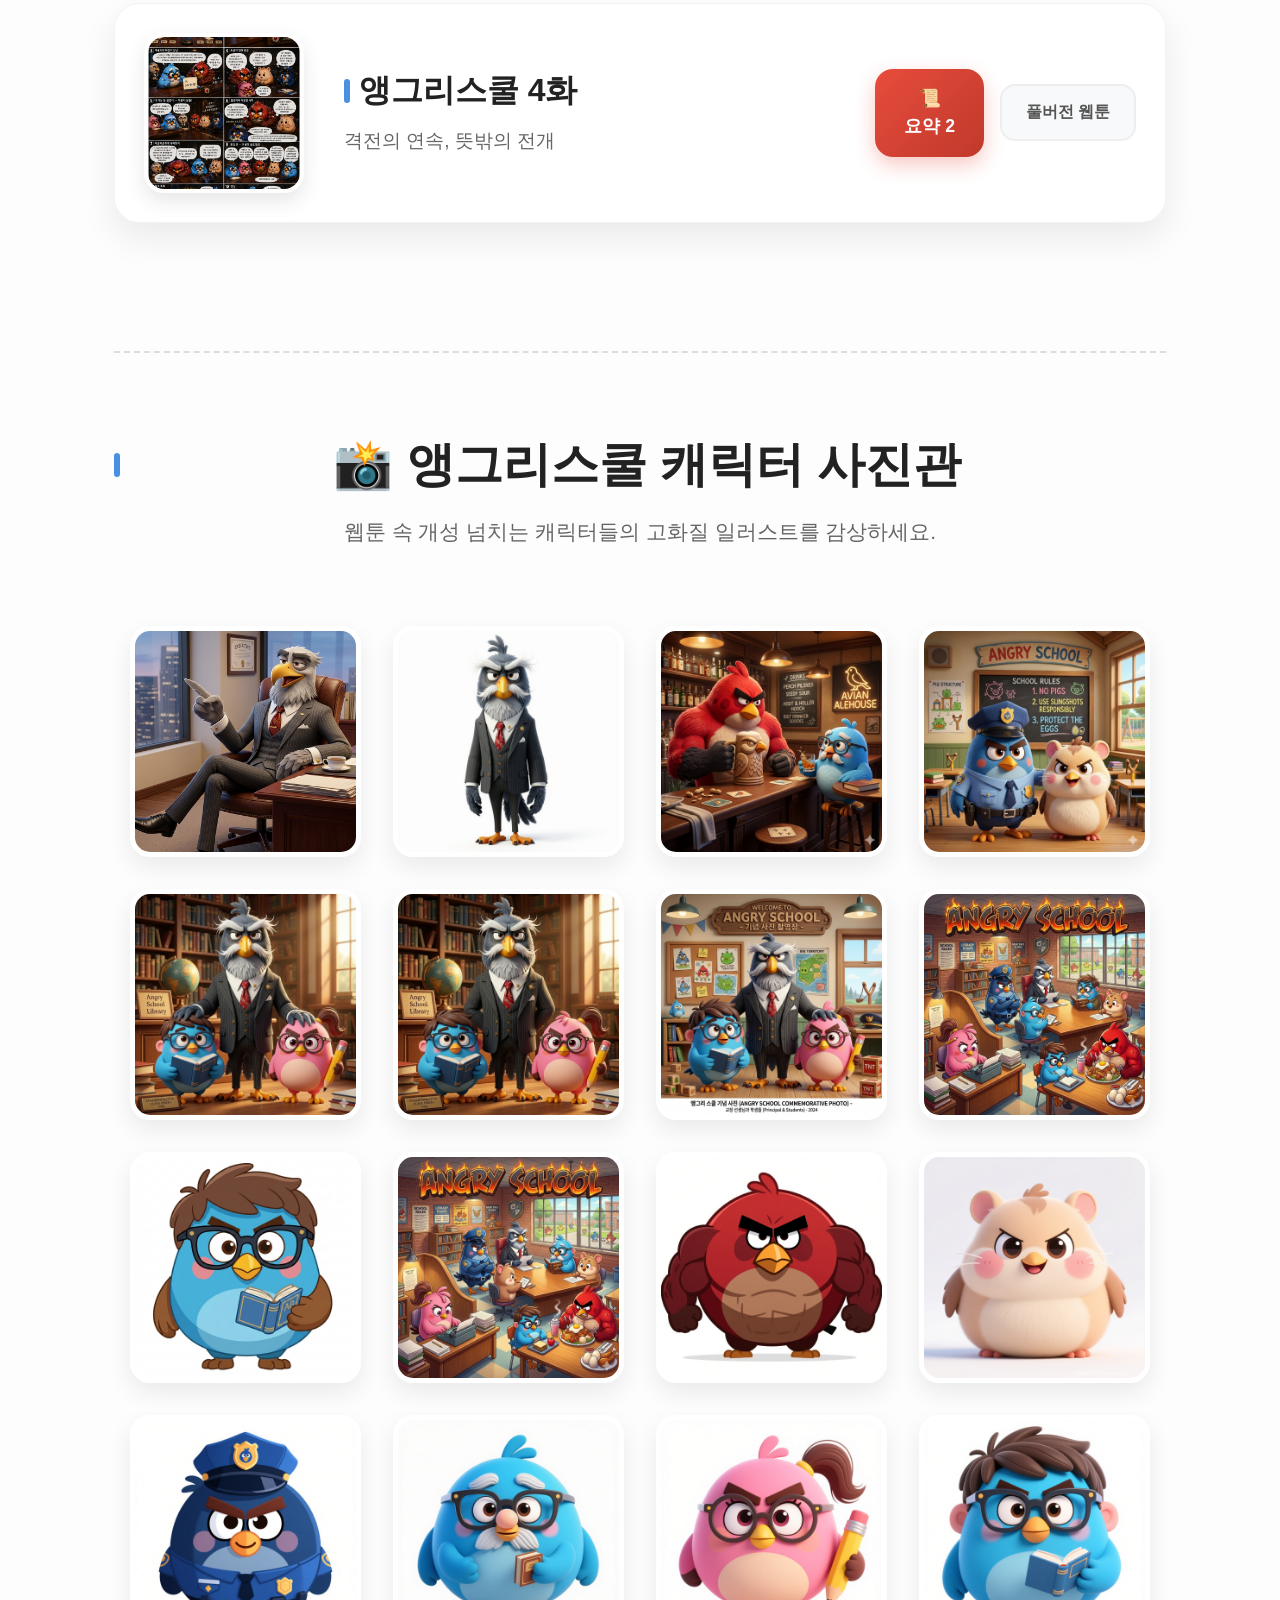
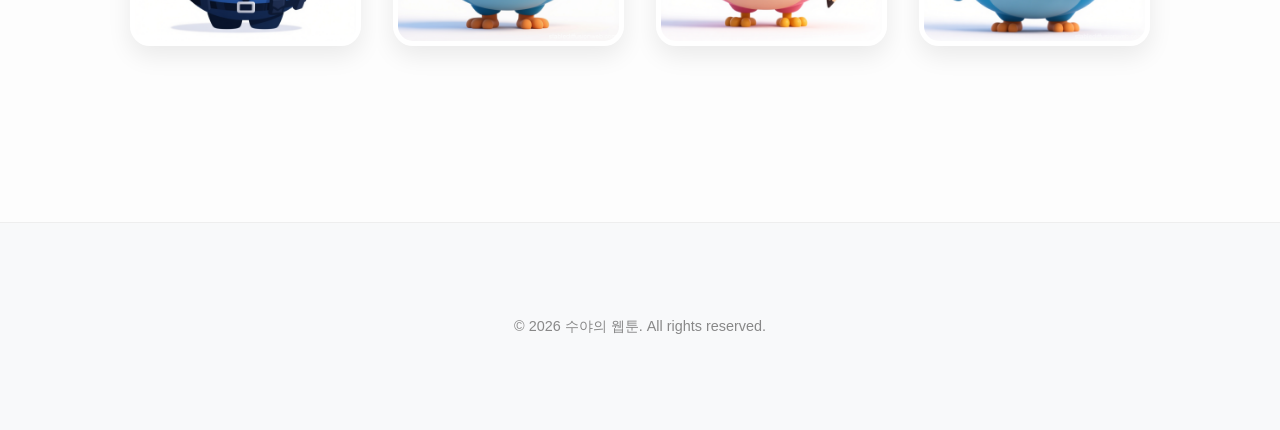
<file: webtoon_angry_school.html>
<!DOCTYPE html>
<html lang="ko">
<head>
    <meta charset="UTF-8">
    <meta name="viewport" content="width=device-width, initial-scale=1.0">
    <title>앵그리스쿨 - 수야의 웹툰</title>
    <link rel="stylesheet" href="style.css">
    <style>
        body {
            background: #fdfdfd;
            color: #333;
            background-image: linear-gradient(120deg, #fdfbfb 0%, #ebedee 100%);
            background-attachment: fixed;
            margin: 0;
            font-family: 'Pretendard', sans-serif;
            position: relative;
            overflow-x: hidden;
        }
        
        /* 배경 장식 캐릭터 - 밝은 배경에 맞춰 조정 */
        .char-bg {
            position: fixed;
            bottom: -20px;
            width: 320px;
            height: auto;
            z-index: -1;
            opacity: 0.15;
            pointer-events: none;
            filter: contrast(110%);
        }
        .char-left {
            left: -60px;
            transform: rotate(5deg);
        }
        .char-right {
            right: -60px;
            transform: rotate(-5deg);
        }

        .webtoon-header {
            position: relative;
            text-align: center;
            padding: 7rem 1rem;
            margin-bottom: 4rem;
            overflow: hidden;
            border-bottom: 6px solid #e74c3c;
            box-shadow: 0 4px 20px rgba(0,0,0,0.05);
        }
        .header-bg-img {
            position: absolute;
            top: 0;
            left: 0;
            width: 100%;
            height: 100%;
            background-image: url('webtoon/angry school/angry school1.png');
            background-size: cover;
            background-position: center 20%;
            filter: blur(3px) brightness(0.8);
            z-index: -1;
            transform: scale(1.05);
        }
        .webtoon-header h1 {
            color: #fff;
            font-size: 5rem;
            text-shadow: 3px 3px 0 #e74c3c, 6px 6px 20px rgba(0,0,0,0.3);
            margin: 0 0 1rem 0;
            letter-spacing: 8px;
            font-weight: 900;
        }
        .webtoon-header p {
            color: #fff;
            background: rgba(231, 76, 60, 0.9);
            display: inline-block;
            padding: 0.5rem 1.5rem;
            border-radius: 50px;
            font-size: 1.3rem;
            font-weight: 600;
            box-shadow: 0 4px 15px rgba(0,0,0,0.2);
        }
        .episode-container {
            max-width: 1100px;
            margin: 0 auto;
            padding: 0 1.5rem 5rem;
            position: relative;
        }
        .episode-card {
            background: #ffffff;
            border-radius: 25px;
            overflow: hidden;
            margin-bottom: 3rem;
            border: 1px solid rgba(0, 0, 0, 0.05);
            transition: all 0.4s cubic-bezier(0.175, 0.885, 0.32, 1.275);
            display: flex;
            align-items: center;
            padding: 1.8rem;
            gap: 2.5rem;
            box-shadow: 0 15px 35px rgba(0,0,0,0.08);
        }
        .episode-card:hover {
            transform: scale(1.03) translateY(-8px);
            box-shadow: 0 25px 50px rgba(231, 76, 60, 0.15);
            border-color: #e74c3c;
        }
        .episode-main-link {
            display: flex;
            align-items: center;
            gap: 2.5rem;
            text-decoration: none;
            color: inherit;
            flex-grow: 1;
        }
        .episode-thumb {
            width: 160px;
            height: 160px;
            background: #f0f0f0;
            border-radius: 20px;
            display: flex;
            align-items: center;
            justify-content: center;
            flex-shrink: 0;
            overflow: hidden;
            border: 4px solid #fff;
            box-shadow: 0 8px 20px rgba(0,0,0,0.1);
            transition: all 0.3s;
        }
        .episode-main-link:hover .episode-thumb {
            transform: rotate(-3deg) scale(1.05);
            box-shadow: 0 12px 25px rgba(231, 76, 60, 0.2);
        }
        .episode-thumb img {
            width: 100%;
            height: 100%;
            object-fit: cover;
        }
        .episode-info h2 {
            margin: 0 0 0.8rem 0;
            font-size: 2rem;
            color: #222;
            transition: color 0.3s;
            font-weight: 800;
        }
        .episode-main-link:hover h2 {
            color: #e74c3c;
        }
        .episode-info p {
            margin: 0;
            color: #666;
            font-size: 1.2rem;
            line-height: 1.6;
        }
        .summary-link {
            display: flex;
            flex-direction: column;
            align-items: center;
            justify-content: center;
            gap: 0.3rem;
            padding: 1.2rem 1.8rem;
            background: linear-gradient(135deg, #e74c3c 0%, #c0392b 100%);
            border: none;
            color: #fff;
            text-decoration: none;
            border-radius: 18px;
            font-size: 1.1rem;
            font-weight: 800;
            transition: all 0.3s;
            white-space: nowrap;
            box-shadow: 0 8px 20px rgba(231, 76, 60, 0.3);
        }
        .summary-link:hover {
            transform: scale(1.1);
            box-shadow: 0 12px 30px rgba(231, 76, 60, 0.4);
        }
        .full-version-btn {
            display: flex;
            align-items: center;
            justify-content: center;
            padding: 1rem 1.5rem;
            background: #f8f9fa;
            border: 2px solid #eee;
            color: #555;
            text-decoration: none;
            border-radius: 15px;
            font-size: 1rem;
            font-weight: 700;
            transition: all 0.3s;
            white-space: nowrap;
            margin-left: auto;
        }
        .full-version-btn:hover {
            background: #222;
            color: #fff;
            border-color: #222;
        }
        .summary-container {
            display: flex;
            gap: 1rem;
            flex-shrink: 0;
            align-items: center;
        }
        .back-home, .mini-btn {
            display: inline-flex;
            align-items: center;
            padding: 1.2rem 3rem;
            border-radius: 20px;
            font-weight: 800;
            text-decoration: none;
            transition: all 0.3s;
            font-size: 1.2rem;
            box-shadow: 0 10px 25px rgba(0,0,0,0.1);
        }
        .back-home {
            background: #fff;
            color: #444;
            border: 1px solid #ddd;
        }
        .back-home:hover {
            background: #f8f9fa;
            transform: translateX(-8px);
            color: #000;
        }
        .mini-btn {
            background: linear-gradient(135deg, #f1c40f 0%, #f39c12 100%);
            color: #fff;
            text-shadow: 1px 1px 2px rgba(0,0,0,0.2);
        }
        .mini-btn:hover {
            transform: translateY(-8px);
            box-shadow: 0 15px 30px rgba(243, 156, 18, 0.4);
        }
        .gallery-btn {
            display: inline-flex;
            align-items: center;
            padding: 1.2rem 3rem;
            border-radius: 20px;
            font-weight: 800;
            text-decoration: none;
            transition: all 0.3s;
            font-size: 1.2rem;
            box-shadow: 0 10px 25px rgba(0,0,0,0.1);
            background: linear-gradient(135deg, #3498db 0%, #2980b9 100%);
            color: #fff;
        }
        .gallery-btn:hover {
            transform: translateY(-8px);
            box-shadow: 0 15px 30px rgba(52, 152, 219, 0.4);
        }
        
        /* 사진관 섹션 스타일 */
        .photo-gallery-section {
            margin-top: 8rem;
            padding-top: 5rem;
            border-top: 2px dashed #ddd;
        }
        .gallery-title {
            text-align: center;
            font-size: 3rem;
            color: #222;
            margin-bottom: 1rem;
            font-weight: 900;
        }
        .gallery-desc {
            text-align: center;
            color: #666;
            font-size: 1.3rem;
            margin-bottom: 4rem;
        }
        .gallery-grid {
            display: grid;
            grid-template-columns: repeat(auto-fill, minmax(220px, 1fr));
            gap: 2rem;
            padding: 1rem;
        }
        .gallery-item {
            aspect-ratio: 1;
            background: #fff;
            border-radius: 20px;
            overflow: hidden;
            box-shadow: 0 10px 25px rgba(0,0,0,0.08);
            border: 5px solid #fff;
            transition: all 0.3s ease;
            cursor: pointer;
        }
        .gallery-item:hover {
            transform: scale(1.05) rotate(2deg);
            box-shadow: 0 20px 40px rgba(0,0,0,0.15);
            border-color: #3498db;
            z-index: 1;
        }
        .gallery-item img {
            width: 100%;
            height: 100%;
            object-fit: cover;
            transition: transform 0.5s ease;
        }
        .gallery-item:hover img {
            transform: scale(1.1);
        }
        
        /* 모달 라이트박스 스타일 */
        .modal {
            display: none;
            position: fixed;
            z-index: 1000;
            top: 0;
            left: 0;
            width: 100%;
            height: 100%;
            background-color: rgba(0, 0, 0, 0.9);
            backdrop-filter: blur(10px);
            cursor: pointer;
            justify-content: center;
            align-items: center;
        }
        .modal-content {
            max-width: 90%;
            max-height: 90%;
            object-fit: contain;
            border-radius: 10px;
            box-shadow: 0 0 50px rgba(0,0,0,0.5);
            transition: transform 0.3s ease;
        }
        .modal-content:hover {
            transform: scale(1.02);
        }
        .close-modal {
            position: absolute;
            top: 20px;
            right: 30px;
            color: #fff;
            font-size: 50px;
            font-weight: bold;
            transition: 0.3s;
        }
        .close-modal:hover {
            color: #e74c3c;
            transform: rotate(90deg);
        }
        
        .button-group {
            display: flex;
            justify-content: center;
            gap: 2rem;
            margin-bottom: 5rem;
            flex-wrap: wrap;
        }
        .site-footer {
            text-align: center;
            padding: 5rem 1rem;
            background: #f8f9fa;
            color: #888;
            margin-top: 5rem;
            border-top: 1px solid #eee;
        }
        .navbar {
            background: rgba(255, 255, 255, 0.95);
            backdrop-filter: blur(10px);
            box-shadow: 0 2px 15px rgba(0,0,0,0.05);
            padding: 1rem 0;
        }

        /* 반응형 수정 */
        @media (max-width: 768px) {
            .char-bg { width: 180px; opacity: 0.1; }
            .webtoon-header h1 { font-size: 3rem; letter-spacing: 4px; }
            .episode-card { flex-direction: column; text-align: center; gap: 2rem; padding: 2rem 1.5rem; }
            .episode-main-link { flex-direction: column; gap: 1.5rem; }
            .full-version-btn { margin-left: 0; width: 100%; }
            .summary-container { width: 100%; flex-direction: column; }
            .summary-link { width: 100%; }
        }
    </style>
</head>
<body>
    <img src="webtoon/character/ttol2.png" class="char-bg char-left" alt="decoration">
    <img src="webtoon/character/police1.png" class="char-bg char-right" alt="decoration">
    <img src="webtoon/character/giant1.png" class="char-bg" style="left: 10%; bottom: -50px; width: 250px; opacity: 0.1;" alt="decoration">
    <img src="webtoon/character/ham3.png" class="char-bg" style="right: 15%; bottom: -40px; width: 200px; opacity: 0.1;" alt="decoration">

    <nav class="navbar">
        <div class="nav-container">
            <a href="index.html" class="nav-logo" style="color: #e74c3c; font-weight: 900; font-size: 1.7rem; text-decoration: none;">수야의 도구들</a>
            <ul class="nav-menu">
                <li><a href="index.html" style="color: #444; text-decoration: none; font-weight: 700;">홈으로</a></li>
            </ul>
        </div>
    </nav>

    <header class="webtoon-header">
        <div class="header-bg-img"></div>
        <h1>ANGRY SCHOOL</h1>
        <p>거친 학교 생활 속에서 벌어지는 분노와 열정의 이야기</p>
    </header>

    <main class="episode-container">
        <div class="button-group">
            <a href="index.html" class="back-home">← 메인 페이지로 돌아가기</a>
            <a href="webtoon_mini.html" class="mini-btn">✨ 요약 4컷 만화 전체보기</a>
            <a href="#photo-gallery" class="gallery-btn">📸 앵그리스쿨 캐릭터 사진관</a>
        </div>
        
        <div class="episode-list">
            <!-- 기존 에피소드 리스트 유지 -->
            <div class="episode-card">
                <a href="webtoon/angry school/Mini_angry1.png" target="_blank" class="episode-main-link">
                    <div class="episode-thumb">
                        <img src="webtoon/angry school/angry school1.png" alt="1화">
                    </div>
                    <div class="episode-info">
                        <h2>앵그리스쿨 1화</h2>
                        <p>전설의 시작, 전학생의 등장</p>
                    </div>
                </a>
                <a href="webtoon/angry school/angry school1.png" target="_blank" class="full-version-btn">
                    풀버전 웹툰
                </a>
            </div>

            <div class="episode-card">
                <a href="webtoon/angry school/angry school2.png" target="_blank" class="episode-main-link">
                    <div class="episode-thumb">
                        <img src="webtoon/angry school/angry school2.png" alt="2화">
                    </div>
                    <div class="episode-info">
                        <h2>앵그리스쿨 2화</h2>
                        <p>폭풍전야, 첫 번째 충돌</p>
                    </div>
                </a>
                <a href="webtoon/angry school/angry school2.png" target="_blank" class="full-version-btn">
                    풀버전 웹툰
                </a>
            </div>

            <div class="episode-card">
                <a href="webtoon/angry school/Mini_angry3.png" target="_blank" class="episode-main-link">
                    <div class="episode-thumb">
                        <img src="webtoon/angry school/angry school3.png" alt="3화">
                    </div>
                    <div class="episode-info">
                        <h2>앵그리스쿨 3화</h2>
                        <p>심화되는 갈등, 피할 수 없는 대결</p>
                    </div>
                </a>
                <a href="webtoon/angry school/angry school3.png" target="_blank" class="full-version-btn">
                    풀버전 웹툰
                </a>
            </div>

            <div class="episode-card">
                <a href="webtoon/angry school/Mini_angry4.png" target="_blank" class="episode-main-link">
                    <div class="episode-thumb">
                        <img src="webtoon/angry school/angry school4.png" alt="4화">
                    </div>
                    <div class="episode-info">
                        <h2>앵그리스쿨 4화</h2>
                        <p>격전의 연속, 뜻밖의 전개</p>
                    </div>
                </a>
                <div class="summary-container">
                    <a href="webtoon/angry school/Mini_angry4_2.png" target="_blank" class="summary-link">
                        <span class="summary-icon">📜</span>
                        <span>요약 2</span>
                    </a>
                    <a href="webtoon/angry school/angry school4.png" target="_blank" class="full-version-btn">
                        풀버전 웹툰
                    </a>
                </div>
            </div>
        </div>

        <!-- 캐릭터 사진관 섹션 추가 -->
        <section id="photo-gallery" class="photo-gallery-section">
            <h2 class="gallery-title">📸 앵그리스쿨 캐릭터 사진관</h2>
            <p class="gallery-desc">웹툰 속 개성 넘치는 캐릭터들의 고화질 일러스트를 감상하세요.</p>
            <div class="gallery-grid">
                <div class="gallery-item"><img src="webtoon/character/boss_room.png" alt="캐릭터"></div>
                <div class="gallery-item"><img src="webtoon/character/boss..png" alt="캐릭터"></div>
                <div class="gallery-item"><img src="webtoon/character/Gemini_Generated_Image_2ysuao2ysuao2ysu.png" alt="캐릭터"></div>
                <div class="gallery-item"><img src="webtoon/character/Gemini_Generated_Image_6vo6za6vo6za6vo6.png" alt="캐릭터"></div>
                <div class="gallery-item"><img src="webtoon/character/Gemini_Generated_Image_cgmp45cgmp45cgmp.png" alt="캐릭터"></div>
                <div class="gallery-item"><img src="webtoon/character/Gemini_Generated_Image_ciw9s1ciw9s1ciw9.png" alt="캐릭터"></div>
                <div class="gallery-item"><img src="webtoon/character/Gemini_Generated_Image_nx6rncnx6rncnx6r.png" alt="캐릭터"></div>
                <div class="gallery-item"><img src="webtoon/character/Gemini_Generated_Image_teo2s9teo2s9teo2.png" alt="캐릭터"></div>
                <div class="gallery-item"><img src="webtoon/character/Gemini_Generated_Image_w96rnsw96rnsw96r.png" alt="캐릭터"></div>
                <div class="gallery-item"><img src="webtoon/character/Gemini_Generated_Image_x6undkx6undkx6un.png" alt="캐릭터"></div>
                <div class="gallery-item"><img src="webtoon/character/giant1.png" alt="캐릭터"></div>
                <div class="gallery-item"><img src="webtoon/character/ham3.png" alt="캐릭터"></div>
                <div class="gallery-item"><img src="webtoon/character/police1.png" alt="캐릭터"></div>
                <div class="gallery-item"><img src="webtoon/character/ttol_oldman.png" alt="캐릭터"></div>
                <div class="gallery-item"><img src="webtoon/character/ttol_w2.png" alt="캐릭터"></div>
                <div class="gallery-item"><img src="webtoon/character/ttol2.png" alt="캐릭터"></div>
            </div>
        </section>
    </main>

    <footer class="site-footer">
        <p>&copy; 2026 수야의 웹툰. All rights reserved.</p>
    </footer>

    <!-- 이미지 크게 보기 모달 추가 -->
    <div id="imageModal" class="modal">
        <span class="close-modal">&times;</span>
        <img class="modal-content" id="modalImg">
    </div>

    <script>
        // 모달 관련 요소 가져오기
        const modal = document.getElementById("imageModal");
        const modalImg = document.getElementById("modalImg");
        const closeBtn = document.getElementsByClassName("close-modal")[0];

        // 모든 갤러리 아이템에 클릭 이벤트 추가
        document.querySelectorAll('.gallery-item img').forEach(img => {
            img.onclick = function() {
                modal.style.display = "flex";
                modalImg.src = this.src;
            }
        });

        // 닫기 버튼 클릭 시 모달 닫기
        closeBtn.onclick = function() {
            modal.style.display = "none";
        }

        // 모달 배경 클릭 시 모달 닫기
        modal.onclick = function(event) {
            if (event.target === modal) {
                modal.style.display = "none";
            }
        }
    </script>
</body>
</html>
</file>
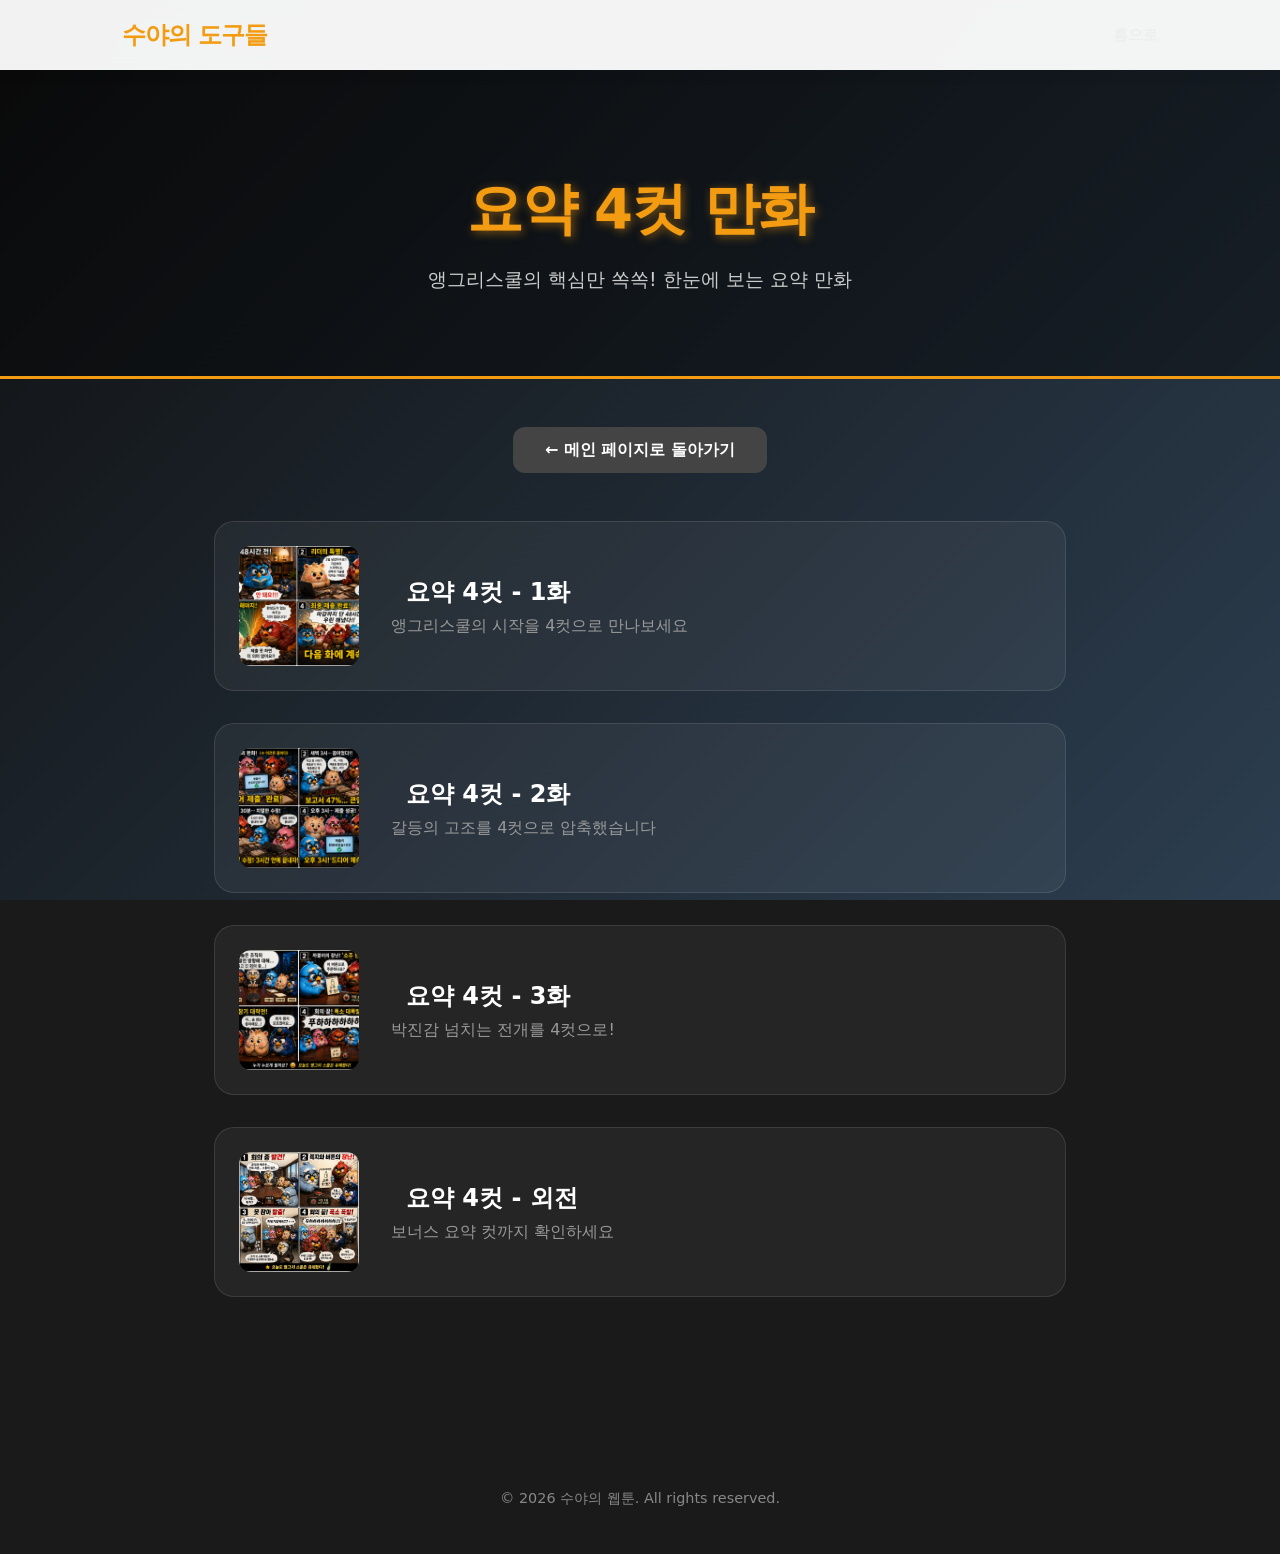
<file: webtoon_mini.html>
<!DOCTYPE html>
<html lang="ko">
<head>
    <meta charset="UTF-8">
    <meta name="viewport" content="width=device-width, initial-scale=1.0">
    <title>요약 4컷 만화 - 수야의 웹툰</title>
    <link rel="stylesheet" href="style.css">
    <style>
        body {
            background: #1a1a1a;
            color: #eee;
            background-image: linear-gradient(135deg, #0f0f0f 0%, #2c3e50 100%);
            background-attachment: fixed;
        }
        .webtoon-header {
            text-align: center;
            padding: 4rem 1rem;
            background: rgba(0, 0, 0, 0.4);
            border-bottom: 3px solid #f39c12;
            margin-bottom: 3rem;
        }
        .webtoon-header h1 {
            color: #f39c12;
            font-size: 3.5rem;
            text-shadow: 2px 2px 10px rgba(243, 156, 18, 0.5);
            margin-bottom: 1rem;
        }
        .webtoon-header p {
            color: #ccc;
            font-size: 1.2rem;
        }
        .episode-container {
            max-width: 900px;
            margin: 0 auto;
            padding: 0 1.5rem 5rem;
        }
        .episode-card {
            background: rgba(255, 255, 255, 0.05);
            border-radius: 20px;
            overflow: hidden;
            margin-bottom: 2rem;
            border: 1px solid rgba(255, 255, 255, 0.1);
            transition: transform 0.3s ease, box-shadow 0.3s ease;
            text-decoration: none;
            color: inherit;
            display: flex;
            align-items: center;
            padding: 1.5rem;
            gap: 2rem;
        }
        .episode-card:hover {
            transform: translateY(-5px);
            box-shadow: 0 10px 30px rgba(243, 156, 18, 0.2);
            border-color: #f39c12;
            background: rgba(255, 255, 255, 0.08);
        }
        .episode-thumb {
            width: 120px;
            height: 120px;
            background: #333;
            border-radius: 12px;
            display: flex;
            align-items: center;
            justify-content: center;
            font-size: 3rem;
            flex-shrink: 0;
            overflow: hidden;
        }
        .episode-thumb img {
            width: 100%;
            height: 100%;
            object-fit: cover;
        }
        .episode-info h2 {
            margin: 0 0 0.5rem 0;
            font-size: 1.5rem;
            color: #fff;
        }
        .episode-info h2::before { display: none; }
        .episode-info p {
            margin: 0;
            color: #999;
            font-size: 1rem;
        }
        .back-home {
            display: block;
            width: fit-content;
            margin: 0 auto 3rem;
            padding: 0.8rem 2rem;
            background: #444;
            color: #fff;
            text-decoration: none;
            border-radius: 12px;
            font-weight: 700;
            transition: background 0.3s;
        }
        .back-home:hover {
            background: #555;
        }
        .nav-logo {
            color: #f39c12 !important;
        }
    </style>
</head>
<body>
    <nav class="navbar">
        <div class="nav-container">
            <a href="index.html" class="nav-logo">수야의 도구들</a>
            <ul class="nav-menu">
                <li><a href="index.html" style="color: #eee;">홈으로</a></li>
            </ul>
        </div>
    </nav>

    <header class="webtoon-header">
        <h1>요약 4컷 만화</h1>
        <p>앵그리스쿨의 핵심만 쏙쏙! 한눈에 보는 요약 만화</p>
    </header>

    <main class="episode-container">
        <a href="index.html" class="back-home">← 메인 페이지로 돌아가기</a>
        
        <div class="episode-list">
            <a href="webtoon/angry school/Mini_angry1.png" target="_blank" class="episode-card">
                <div class="episode-thumb">
                    <img src="webtoon/angry school/Mini_angry1.png" alt="요약 1">
                </div>
                <div class="episode-info">
                    <h2>요약 4컷 - 1화</h2>
                    <p>앵그리스쿨의 시작을 4컷으로 만나보세요</p>
                </div>
            </a>

            <a href="webtoon/angry school/Mini_angry3.png" target="_blank" class="episode-card">
                <div class="episode-thumb">
                    <img src="webtoon/angry school/Mini_angry3.png" alt="요약 2">
                </div>
                <div class="episode-info">
                    <h2>요약 4컷 - 2화</h2>
                    <p>갈등의 고조를 4컷으로 압축했습니다</p>
                </div>
            </a>

            <a href="webtoon/angry school/Mini_angry4.png" target="_blank" class="episode-card">
                <div class="episode-thumb">
                    <img src="webtoon/angry school/Mini_angry4.png" alt="요약 3">
                </div>
                <div class="episode-info">
                    <h2>요약 4컷 - 3화</h2>
                    <p>박진감 넘치는 전개를 4컷으로!</p>
                </div>
            </a>

            <a href="webtoon/angry school/Mini_angry4_2.png" target="_blank" class="episode-card">
                <div class="episode-thumb">
                    <img src="webtoon/angry school/Mini_angry4_2.png" alt="요약 4">
                </div>
                <div class="episode-info">
                    <h2>요약 4컷 - 외전</h2>
                    <p>보너스 요약 컷까지 확인하세요</p>
                </div>
            </a>
        </div>
    </main>

    <footer class="site-footer">
        <p>&copy; 2026 수야의 웹툰. All rights reserved.</p>
    </footer>
</body>
</html>
</file>
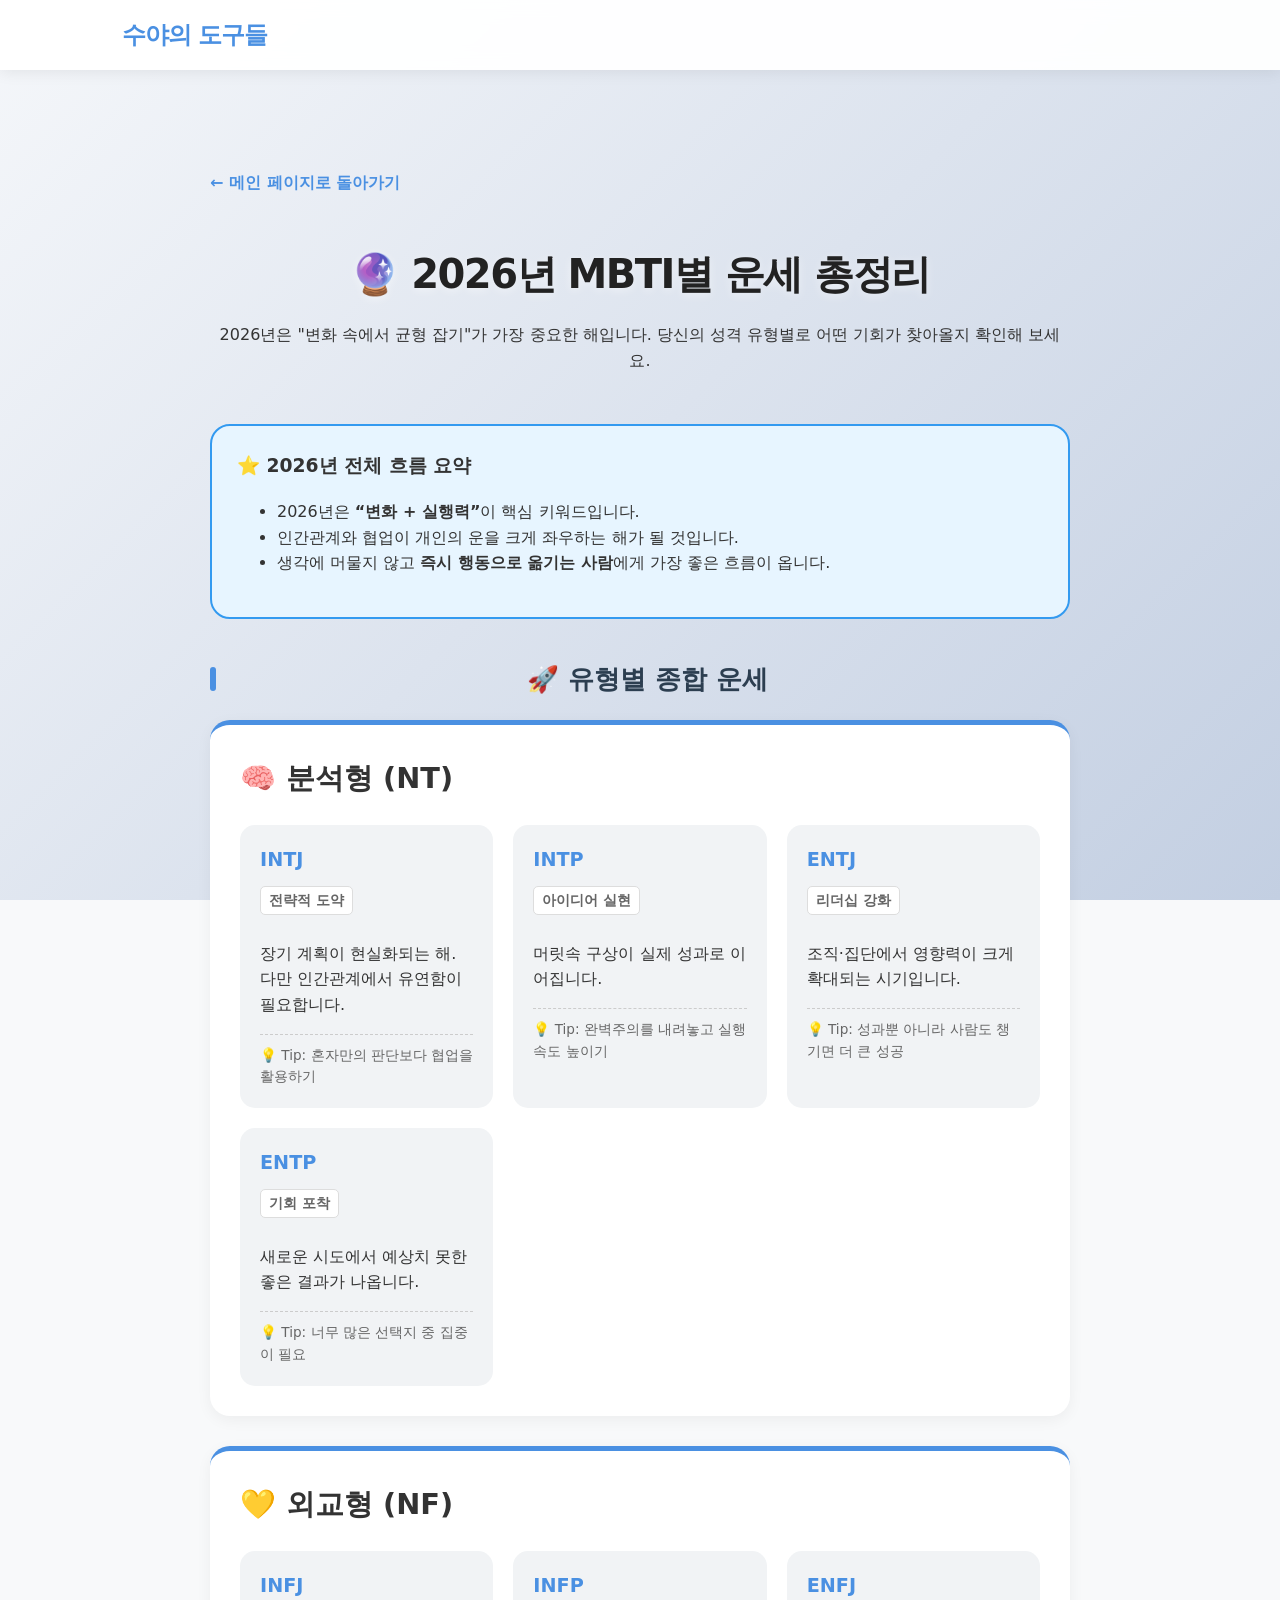
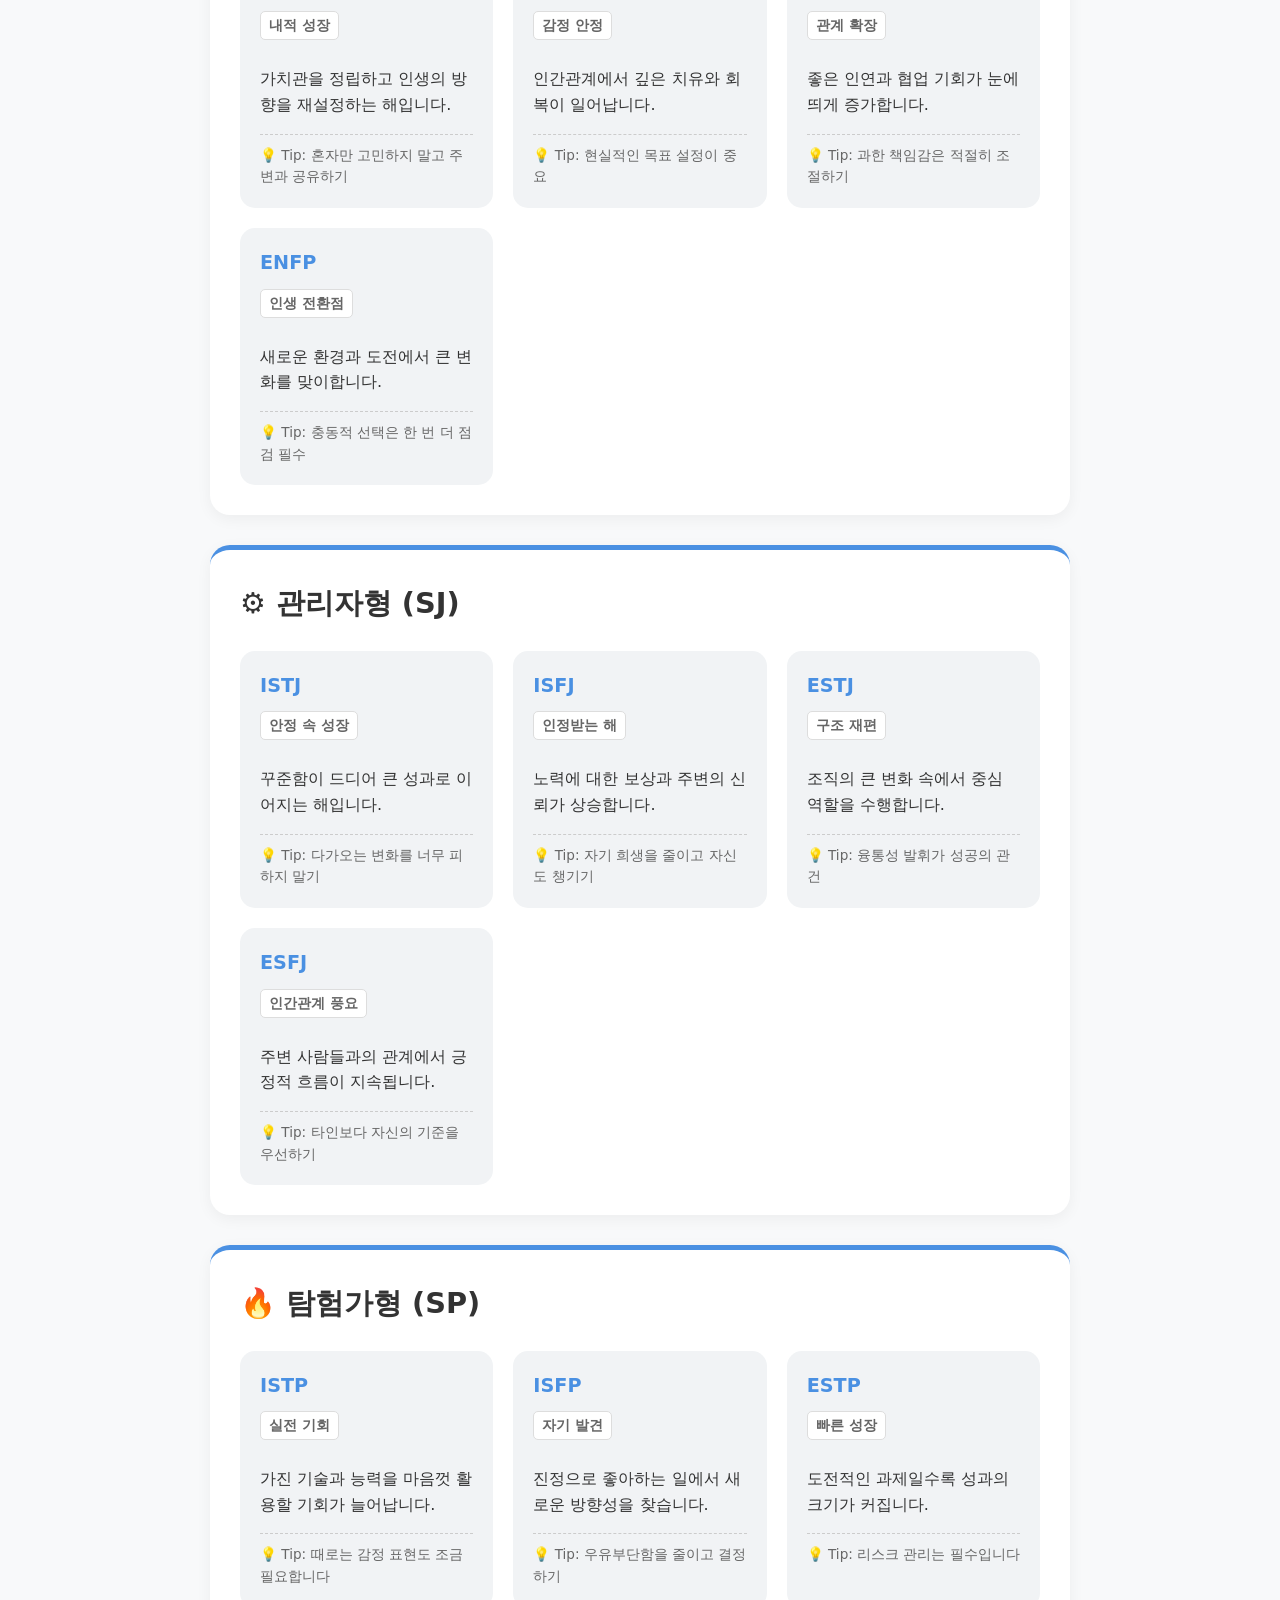
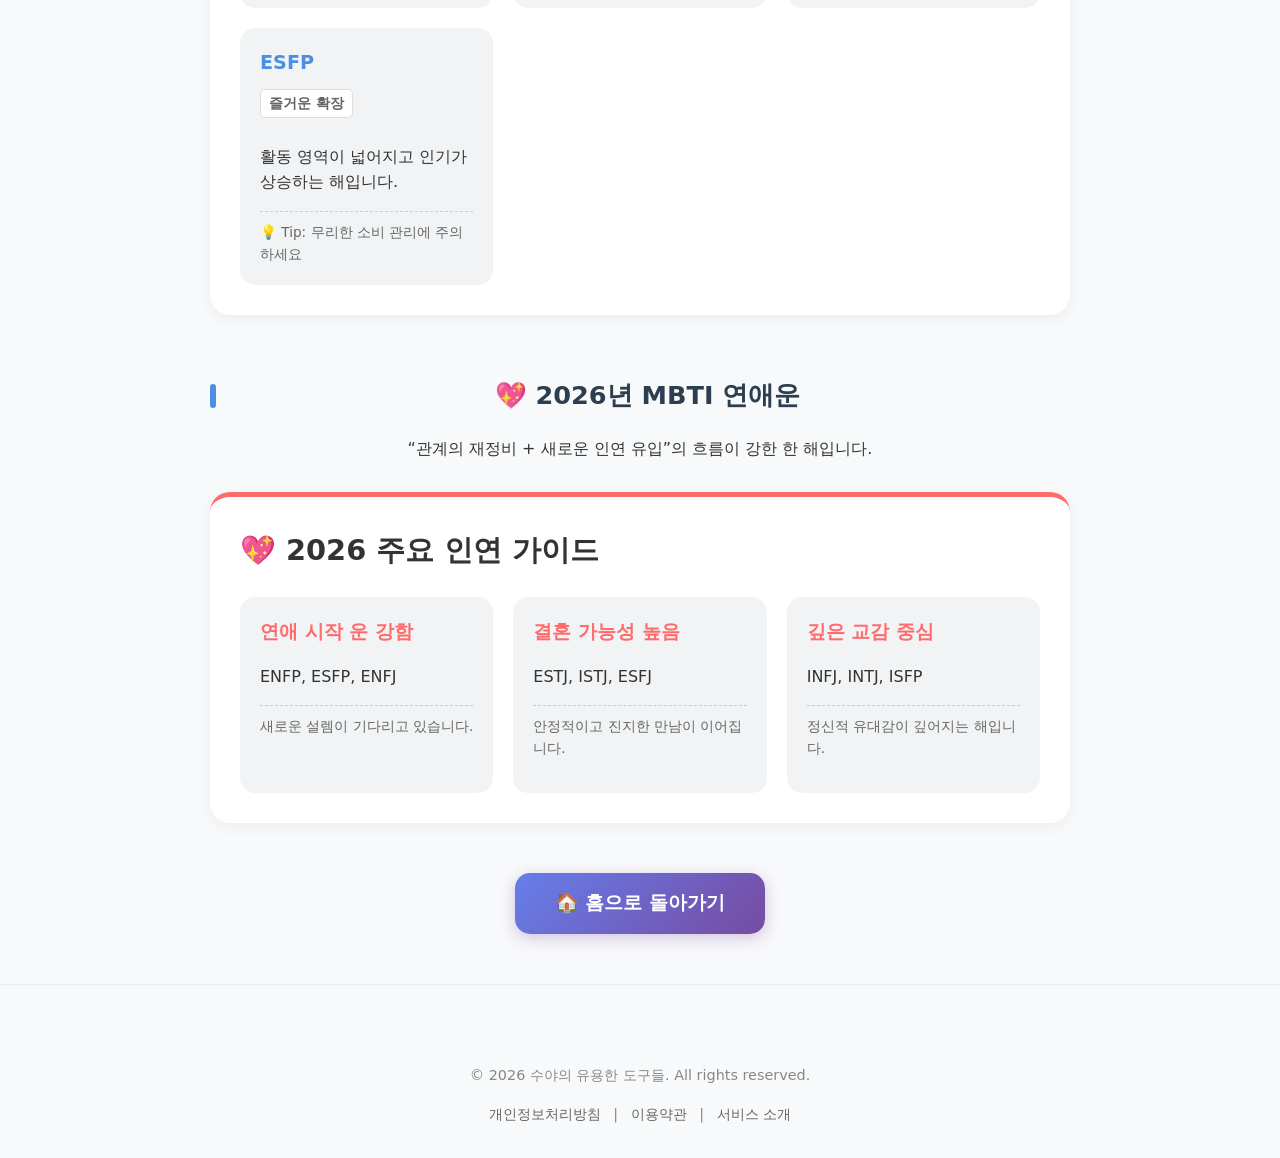
<file: fortune/mbti2026.html>
<!DOCTYPE html>
<html lang="ko">
<head>
    <!-- Google tag (gtag.js) -->
    <script async src="https://www.googletagmanager.com/gtag/js?id=G-8NSKGW7J9Q"></script>
    <script>
      window.dataLayer = window.dataLayer || [];
      function gtag(){dataLayer.push(arguments);}
      gtag('js', new Date());

      gtag('config', 'G-8NSKGW7J9Q');
    </script>
    <meta charset="UTF-8">
    <meta name="viewport" content="width=device-width, initial-scale=1.0">
    <title>2026년 MBTI별 운세 및 연애운 총정리 - 수야의 유용한 도구들</title>
    <meta name="description" content="2026년 나의 MBTI 운세는 어떨까? 분석형, 외교형, 관리자형, 탐험가형별 종합 운세와 설레는 연애운까지 핵심만 짚어 드립니다.">
    <meta name="google-adsense-account" content="ca-pub-2411291444074274">
    <script async src="https://pagead2.googlesyndication.com/pagead/js/adsbygoogle.js?client=ca-pub-2411291444074274"
     crossorigin="anonymous"></script>
    <link rel="stylesheet" href="../style.css">
    <style>
        body { background-color: #f8f9fa; color: #333; line-height: 1.6; }
        .fortune-container { max-width: 900px; margin: 100px auto 50px; padding: 0 20px; }
        .mbti-card { background: white; border-radius: 20px; padding: 30px; margin-bottom: 30px; box-shadow: 0 4px 15px rgba(0,0,0,0.05); border-top: 5px solid #4A90E2; }
        .mbti-card.love { border-top-color: #ff6b6b; }
        .mbti-type-title { font-size: 1.8rem; font-weight: 800; margin-bottom: 1.5rem; display: flex; items-center gap: 10px; }
        .mbti-grid { display: grid; grid-template-columns: repeat(auto-fit, minmax(200px, 1fr)); gap: 20px; }
        .mbti-item { background: #f1f3f5; padding: 20px; border-radius: 15px; transition: transform 0.2s; }
        .mbti-item:hover { transform: translateY(-5px); background: #e9ecef; }
        .mbti-name { font-size: 1.2rem; font-weight: 700; color: #4A90E2; margin-bottom: 10px; display: block; }
        .love .mbti-name { color: #ff6b6b; }
        .keyword { font-size: 0.9rem; background: #fff; padding: 2px 8px; border-radius: 5px; font-weight: 600; color: #666; margin-bottom: 10px; display: inline-block; border: 1px solid #ddd; }
        .tip { font-size: 0.85rem; color: #666; margin-top: 10px; border-top: 1px dashed #ccc; padding-top: 10px; }
        
        .main-intro { text-align: center; margin-bottom: 50px; }
        .main-intro h1 { font-size: 2.5rem; font-weight: 900; color: #222; margin-bottom: 1rem; }
        .summary-box { background: #e7f5ff; padding: 25px; border-radius: 20px; margin-bottom: 40px; border: 2px solid #339af0; }
        
        .nav-link { display: inline-block; margin-bottom: 20px; color: #4A90E2; text-decoration: none; font-weight: bold; }
    </style>
</head>
<body>
    <nav class="navbar">
        <div class="nav-container">
            <a href="../index.html" class="nav-logo">수야의 도구들</a>
        </div>
    </nav>

    <div class="fortune-container">
        <a href="../index.html" class="nav-link">← 메인 페이지로 돌아가기</a>
        
        <header class="main-intro">
            <h1>🔮 2026년 MBTI별 운세 총정리</h1>
            <p>2026년은 "변화 속에서 균형 잡기"가 가장 중요한 해입니다. 당신의 성격 유형별로 어떤 기회가 찾아올지 확인해 보세요.</p>
        </header>

        <div class="summary-box">
            <h3 style="margin-top:0">⭐ 2026년 전체 흐름 요약</h3>
            <ul>
                <li>2026년은 <strong>“변화 + 실행력”</strong>이 핵심 키워드입니다.</li>
                <li>인간관계와 협업이 개인의 운을 크게 좌우하는 해가 될 것입니다.</li>
                <li>생각에 머물지 않고 <strong>즉시 행동으로 옮기는 사람</strong>에게 가장 좋은 흐름이 옵니다.</li>
            </ul>
        </div>

        <!-- 종합 운세 섹션 -->
        <h2 style="margin: 40px 0 20px; text-align: center;">🚀 유형별 종합 운세</h2>
        
        <section class="mbti-card">
            <div class="mbti-type-title">🧠 분석형 (NT)</div>
            <div class="mbti-grid">
                <div class="mbti-item">
                    <span class="mbti-name">INTJ</span>
                    <span class="keyword">전략적 도약</span>
                    <p>장기 계획이 현실화되는 해. 다만 인간관계에서 유연함이 필요합니다.</p>
                    <div class="tip">💡 Tip: 혼자만의 판단보다 협업을 활용하기</div>
                </div>
                <div class="mbti-item">
                    <span class="mbti-name">INTP</span>
                    <span class="keyword">아이디어 실현</span>
                    <p>머릿속 구상이 실제 성과로 이어집니다.</p>
                    <div class="tip">💡 Tip: 완벽주의를 내려놓고 실행 속도 높이기</div>
                </div>
                <div class="mbti-item">
                    <span class="mbti-name">ENTJ</span>
                    <span class="keyword">리더십 강화</span>
                    <p>조직·집단에서 영향력이 크게 확대되는 시기입니다.</p>
                    <div class="tip">💡 Tip: 성과뿐 아니라 사람도 챙기면 더 큰 성공</div>
                </div>
                <div class="mbti-item">
                    <span class="mbti-name">ENTP</span>
                    <span class="keyword">기회 포착</span>
                    <p>새로운 시도에서 예상치 못한 좋은 결과가 나옵니다.</p>
                    <div class="tip">💡 Tip: 너무 많은 선택지 중 집중이 필요</div>
                </div>
            </div>
        </section>

        <section class="mbti-card">
            <div class="mbti-type-title">💛 외교형 (NF)</div>
            <div class="mbti-grid">
                <div class="mbti-item">
                    <span class="mbti-name">INFJ</span>
                    <span class="keyword">내적 성장</span>
                    <p>가치관을 정립하고 인생의 방향을 재설정하는 해입니다.</p>
                    <div class="tip">💡 Tip: 혼자만 고민하지 말고 주변과 공유하기</div>
                </div>
                <div class="mbti-item">
                    <span class="mbti-name">INFP</span>
                    <span class="keyword">감정 안정</span>
                    <p>인간관계에서 깊은 치유와 회복이 일어납니다.</p>
                    <div class="tip">💡 Tip: 현실적인 목표 설정이 중요</div>
                </div>
                <div class="mbti-item">
                    <span class="mbti-name">ENFJ</span>
                    <span class="keyword">관계 확장</span>
                    <p>좋은 인연과 협업 기회가 눈에 띄게 증가합니다.</p>
                    <div class="tip">💡 Tip: 과한 책임감은 적절히 조절하기</div>
                </div>
                <div class="mbti-item">
                    <span class="mbti-name">ENFP</span>
                    <span class="keyword">인생 전환점</span>
                    <p>새로운 환경과 도전에서 큰 변화를 맞이합니다.</p>
                    <div class="tip">💡 Tip: 충동적 선택은 한 번 더 점검 필수</div>
                </div>
            </div>
        </section>

        <section class="mbti-card">
            <div class="mbti-type-title">⚙️ 관리자형 (SJ)</div>
            <div class="mbti-grid">
                <div class="mbti-item">
                    <span class="mbti-name">ISTJ</span>
                    <span class="keyword">안정 속 성장</span>
                    <p>꾸준함이 드디어 큰 성과로 이어지는 해입니다.</p>
                    <div class="tip">💡 Tip: 다가오는 변화를 너무 피하지 말기</div>
                </div>
                <div class="mbti-item">
                    <span class="mbti-name">ISFJ</span>
                    <span class="keyword">인정받는 해</span>
                    <p>노력에 대한 보상과 주변의 신뢰가 상승합니다.</p>
                    <div class="tip">💡 Tip: 자기 희생을 줄이고 자신도 챙기기</div>
                </div>
                <div class="mbti-item">
                    <span class="mbti-name">ESTJ</span>
                    <span class="keyword">구조 재편</span>
                    <p>조직의 큰 변화 속에서 중심 역할을 수행합니다.</p>
                    <div class="tip">💡 Tip: 융통성 발휘가 성공의 관건</div>
                </div>
                <div class="mbti-item">
                    <span class="mbti-name">ESFJ</span>
                    <span class="keyword">인간관계 풍요</span>
                    <p>주변 사람들과의 관계에서 긍정적 흐름이 지속됩니다.</p>
                    <div class="tip">💡 Tip: 타인보다 자신의 기준을 우선하기</div>
                </div>
            </div>
        </section>

        <section class="mbti-card">
            <div class="mbti-type-title">🔥 탐험가형 (SP)</div>
            <div class="mbti-grid">
                <div class="mbti-item">
                    <span class="mbti-name">ISTP</span>
                    <span class="keyword">실전 기회</span>
                    <p>가진 기술과 능력을 마음껏 활용할 기회가 늘어납니다.</p>
                    <div class="tip">💡 Tip: 때로는 감정 표현도 조금 필요합니다</div>
                </div>
                <div class="mbti-item">
                    <span class="mbti-name">ISFP</span>
                    <span class="keyword">자기 발견</span>
                    <p>진정으로 좋아하는 일에서 새로운 방향성을 찾습니다.</p>
                    <div class="tip">💡 Tip: 우유부단함을 줄이고 결정하기</div>
                </div>
                <div class="mbti-item">
                    <span class="mbti-name">ESTP</span>
                    <span class="keyword">빠른 성장</span>
                    <p>도전적인 과제일수록 성과의 크기가 커집니다.</p>
                    <div class="tip">💡 Tip: 리스크 관리는 필수입니다</div>
                </div>
                <div class="mbti-item">
                    <span class="mbti-name">ESFP</span>
                    <span class="keyword">즐거운 확장</span>
                    <p>활동 영역이 넓어지고 인기가 상승하는 해입니다.</p>
                    <div class="tip">💡 Tip: 무리한 소비 관리에 주의하세요</div>
                </div>
            </div>
        </section>

        <!-- 연애운 섹션 -->
        <h2 style="margin: 60px 0 20px; text-align: center;">💖 2026년 MBTI 연애운</h2>
        <p style="text-align:center; margin-bottom: 30px;">“관계의 재정비 + 새로운 인연 유입”의 흐름이 강한 한 해입니다.</p>

        <section class="mbti-card love">
            <div class="mbti-type-title">💖 2026 주요 인연 가이드</div>
            <div class="mbti-grid">
                <div class="mbti-item">
                    <span class="mbti-name">연애 시작 운 강함</span>
                    <p>ENFP, ESFP, ENFJ</p>
                    <p class="tip">새로운 설렘이 기다리고 있습니다.</p>
                </div>
                <div class="mbti-item">
                    <span class="mbti-name">결혼 가능성 높음</span>
                    <p>ESTJ, ISTJ, ESFJ</p>
                    <p class="tip">안정적이고 진지한 만남이 이어집니다.</p>
                </div>
                <div class="mbti-item">
                    <span class="mbti-name">깊은 교감 중심</span>
                    <p>INFJ, INTJ, ISFP</p>
                    <p class="tip">정신적 유대감이 깊어지는 해입니다.</p>
                </div>
            </div>
        </section>

        <div style="text-align: center; margin-top: 50px;">
            <a href="../index.html" class="action-btn" style="padding: 15px 40px; font-size: 1.2rem;">🏠 홈으로 돌아가기</a>
        </div>
    </div>

    <footer class="site-footer">
        <p>&copy; 2026 수야의 유용한 도구들. All rights reserved.</p>
        <div class="footer-links">
            <a href="../privacy.html">개인정보처리방침</a> | 
            <a href="../terms.html">이용약관</a> | 
            <a href="../about.html">서비스 소개</a>
        </div>
    </footer>
</body>
</html>
</file>
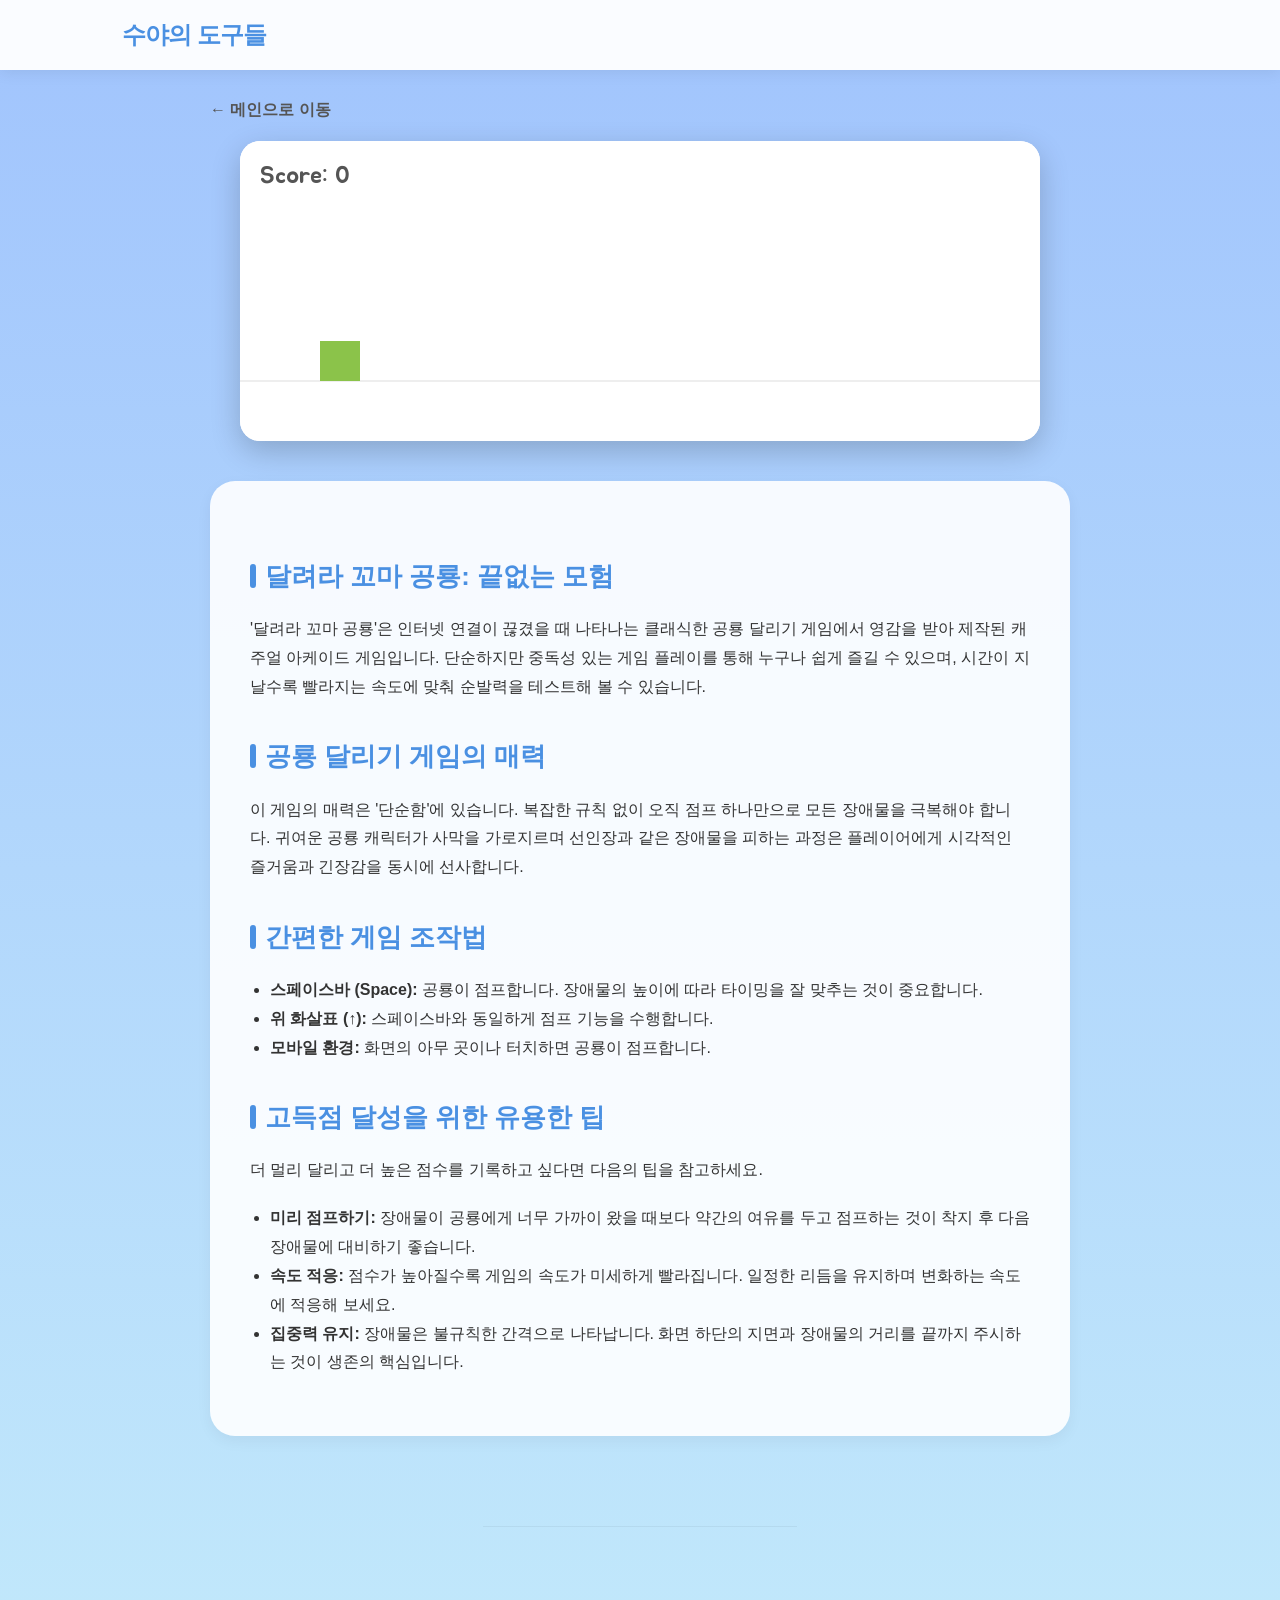
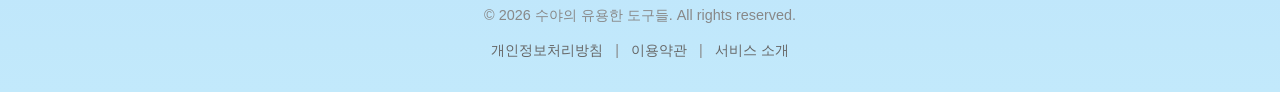
<file: game/dino.html>
<!DOCTYPE html>
<html lang="ko">
<head>
    <!-- Google tag (gtag.js) -->
    <script async src="https://www.googletagmanager.com/gtag/js?id=G-8NSKGW7J9Q"></script>
    <script>
      window.dataLayer = window.dataLayer || [];
      function gtag(){dataLayer.push(arguments);}
      gtag('js', new Date());

      gtag('config', 'G-8NSKGW7J9Q');
    </script>
    <meta charset="UTF-8">
    <meta name="viewport" content="width=device-width, initial-scale=1.0">
    <title>달려라 꼬마 공룡 - 수야의 유용한 도구들</title>
    <meta name="description" content="추억의 공룡 달리기 게임을 즐겨보세요. 점프를 통해 장애물을 피하고 최고 점수에 도전하세요. 게임 팁과 조작법을 제공합니다.">
    <meta name="google-adsense-account" content="ca-pub-2411291444074274">
    <script async src="https://pagead2.googlesyndication.com/pagead/js/adsbygoogle.js?client=ca-pub-2411291444074274"
     crossorigin="anonymous"></script>
    <link rel="stylesheet" href="../style.css">
    <style>
        @import url('https://fonts.googleapis.com/css2?family=Jua&display=swap');

        body {
            margin: 0;
            padding: 0;
            display: flex;
            flex-direction: column;
            align-items: center;
            background: linear-gradient(to bottom, #a1c4fd 0%, #c2e9fb 100%);
            font-family: 'Pretendard', sans-serif;
            overflow-y: auto;
            min-height: 100vh;
        }

        .game-layout {
            display: flex;
            flex-direction: column;
            align-items: center;
            width: 100%;
            max-width: 900px;
            padding: 100px 20px 40px;
        }

        #game-container {
            position: relative;
            box-shadow: 0 10px 30px rgba(0,0,0,0.2);
            border-radius: 20px;
            overflow: hidden;
            background-color: #fff;
            margin-bottom: 40px;
            width: 800px;
            height: 300px;
        }

        canvas { display: block; background: #fff; }

        .game-info-article {
            width: 100%;
            background: rgba(255, 255, 255, 0.9);
            padding: 40px;
            border-radius: 25px;
            line-height: 1.8;
            color: #333;
            box-shadow: 0 5px 15px rgba(0,0,0,0.05);
            margin-bottom: 50px;
        }

        .game-info-article h2 { color: #4A90E2; margin-top: 2rem; }
        .game-info-article p { margin-bottom: 1.2rem; }
        .game-info-article ul { margin-bottom: 1.2rem; padding-left: 20px; }

        .score-display {
            position: absolute;
            top: 20px;
            left: 20px;
            font-family: 'Jua', sans-serif;
            font-size: 24px;
            color: #555;
        }

        #game-over-overlay {
            position: absolute;
            top: 0;
            left: 0;
            width: 100%;
            height: 100%;
            background: rgba(255, 255, 255, 0.8);
            display: none;
            flex-direction: column;
            justify-content: center;
            align-items: center;
            z-index: 10;
        }

        .btn-action {
            background-color: #4A90E2;
            color: white;
            border: none;
            padding: 12px 30px;
            font-size: 18px;
            border-radius: 12px;
            cursor: pointer;
            font-family: 'Jua', sans-serif;
            text-decoration: none;
            transition: transform 0.2s;
        }
        .btn-action:hover { transform: scale(1.05); }

        .home-nav { margin-bottom: 20px; align-self: flex-start; }
        .home-nav a { color: #555; text-decoration: none; font-weight: bold; }
    </style>
</head>
<body>
    <nav class="navbar">
        <div class="nav-container">
            <a href="../index.html" class="nav-logo">수야의 도구들</a>
        </div>
    </nav>

    <div class="game-layout">
        <div class="home-nav">
            <a href="../index.html">← 메인으로 이동</a>
        </div>

        <div id="game-container">
            <canvas id="canvas"></canvas>
            <div class="score-display">Score: <span id="score-val">0</span></div>
            <div id="game-over-overlay">
                <h2 style="font-family: 'Jua'; font-size: 32px; color: #ff5252;">앗! 장애물에 부딪혔어요!</h2>
                <p id="final-score-txt" style="font-size: 20px; margin-bottom: 20px;">최종 점수: 0</p>
                <button class="btn-action" onclick="resetGame()">다시 달리기</button>
            </div>
        </div>

        <article class="game-info-article">
            <h2>달려라 꼬마 공룡: 끝없는 모험</h2>
            <p>'달려라 꼬마 공룡'은 인터넷 연결이 끊겼을 때 나타나는 클래식한 공룡 달리기 게임에서 영감을 받아 제작된 캐주얼 아케이드 게임입니다. 단순하지만 중독성 있는 게임 플레이를 통해 누구나 쉽게 즐길 수 있으며, 시간이 지날수록 빨라지는 속도에 맞춰 순발력을 테스트해 볼 수 있습니다.</p>

            <h2>공룡 달리기 게임의 매력</h2>
            <p>이 게임의 매력은 '단순함'에 있습니다. 복잡한 규칙 없이 오직 점프 하나만으로 모든 장애물을 극복해야 합니다. 귀여운 공룡 캐릭터가 사막을 가로지르며 선인장과 같은 장애물을 피하는 과정은 플레이어에게 시각적인 즐거움과 긴장감을 동시에 선사합니다.</p>

            <h2>간편한 게임 조작법</h2>
            <ul>
                <li><strong>스페이스바 (Space):</strong> 공룡이 점프합니다. 장애물의 높이에 따라 타이밍을 잘 맞추는 것이 중요합니다.</li>
                <li><strong>위 화살표 (↑):</strong> 스페이스바와 동일하게 점프 기능을 수행합니다.</li>
                <li><strong>모바일 환경:</strong> 화면의 아무 곳이나 터치하면 공룡이 점프합니다.</li>
            </ul>

            <h2>고득점 달성을 위한 유용한 팁</h2>
            <p>더 멀리 달리고 더 높은 점수를 기록하고 싶다면 다음의 팁을 참고하세요.</p>
            <ul>
                <li><strong>미리 점프하기:</strong> 장애물이 공룡에게 너무 가까이 왔을 때보다 약간의 여유를 두고 점프하는 것이 착지 후 다음 장애물에 대비하기 좋습니다.</li>
                <li><strong>속도 적응:</strong> 점수가 높아질수록 게임의 속도가 미세하게 빨라집니다. 일정한 리듬을 유지하며 변화하는 속도에 적응해 보세요.</li>
                <li><strong>집중력 유지:</strong> 장애물은 불규칙한 간격으로 나타납니다. 화면 하단의 지면과 장애물의 거리를 끝까지 주시하는 것이 생존의 핵심입니다.</li>
            </ul>
        </article>
    </div>

    <footer class="site-footer">
        <p>&copy; 2026 수야의 유용한 도구들. All rights reserved.</p>
        <div class="footer-links">
            <a href="../privacy.html">개인정보처리방침</a> | 
            <a href="../terms.html">이용약관</a> | 
            <a href="../about.html">서비스 소개</a>
        </div>
    </footer>

    <script>
        const canvas = document.getElementById('canvas');
        const ctx = canvas.getContext('2d');
        const scoreVal = document.getElementById('score-val');
        const gameOverOverlay = document.getElementById('game-over-overlay');
        const finalScoreTxt = document.getElementById('final-score-txt');

        canvas.width = 800;
        canvas.height = 300;

        let score = 0;
        let gameSpeed = 5;
        let isGameOver = false;
        let animationId;

        let dino = {
            x: 80, y: 200, width: 40, height: 40, dy: 0, jumpForce: 12, gravity: 0.6, isJumping: false,
            draw() {
                ctx.fillStyle = '#8bc34a';
                ctx.fillRect(this.x, this.y, this.width, this.height);
            }
        };

        let obstacles = [];

        function resetGame() {
            isGameOver = false;
            score = 0;
            gameSpeed = 5;
            obstacles = [];
            dino.y = 200;
            dino.dy = 0;
            scoreVal.innerText = score;
            gameOverOverlay.style.display = 'none';
            animate();
        }

        window.addEventListener('keydown', (e) => {
            if ((e.code === 'Space' || e.code === 'ArrowUp') && !dino.isJumping && !isGameOver) {
                dino.dy = -dino.jumpForce;
                dino.isJumping = true;
            }
        });

        function animate() {
            if (isGameOver) return;
            animationId = requestAnimationFrame(animate);
            ctx.clearRect(0, 0, canvas.width, canvas.height);

            // 땅
            ctx.strokeStyle = '#ddd';
            ctx.beginPath(); ctx.moveTo(0, 240); ctx.lineTo(canvas.width, 240); ctx.stroke();

            dino.dy += dino.gravity;
            dino.y += dino.dy;
            if (dino.y > 200) { dino.y = 200; dino.dy = 0; dino.isJumping = false; }
            dino.draw();

            if (Math.random() < 0.015) {
                obstacles.push({ x: canvas.width, y: 210, width: 20, height: 30 });
            }

            for (let i = obstacles.length - 1; i >= 0; i--) {
                let obs = obstacles[i];
                obs.x -= gameSpeed;
                ctx.fillStyle = '#ff5252';
                ctx.fillRect(obs.x, obs.y, obs.width, obs.height);

                if (dino.x < obs.x + obs.width && dino.x + dino.width > obs.x && dino.y < obs.y + obs.height && dino.y + dino.height > obs.y) {
                    isGameOver = true;
                    finalScoreTxt.innerText = '최종 점수: ' + score;
                    gameOverOverlay.style.display = 'flex';
                }

                if (obs.x + obs.width < 0) {
                    obstacles.splice(i, 1);
                    score += 10;
                    scoreVal.innerText = score;
                    gameSpeed += 0.05;
                }
            }
        }
        animate();
    </script>
</body>
</html>
</file>
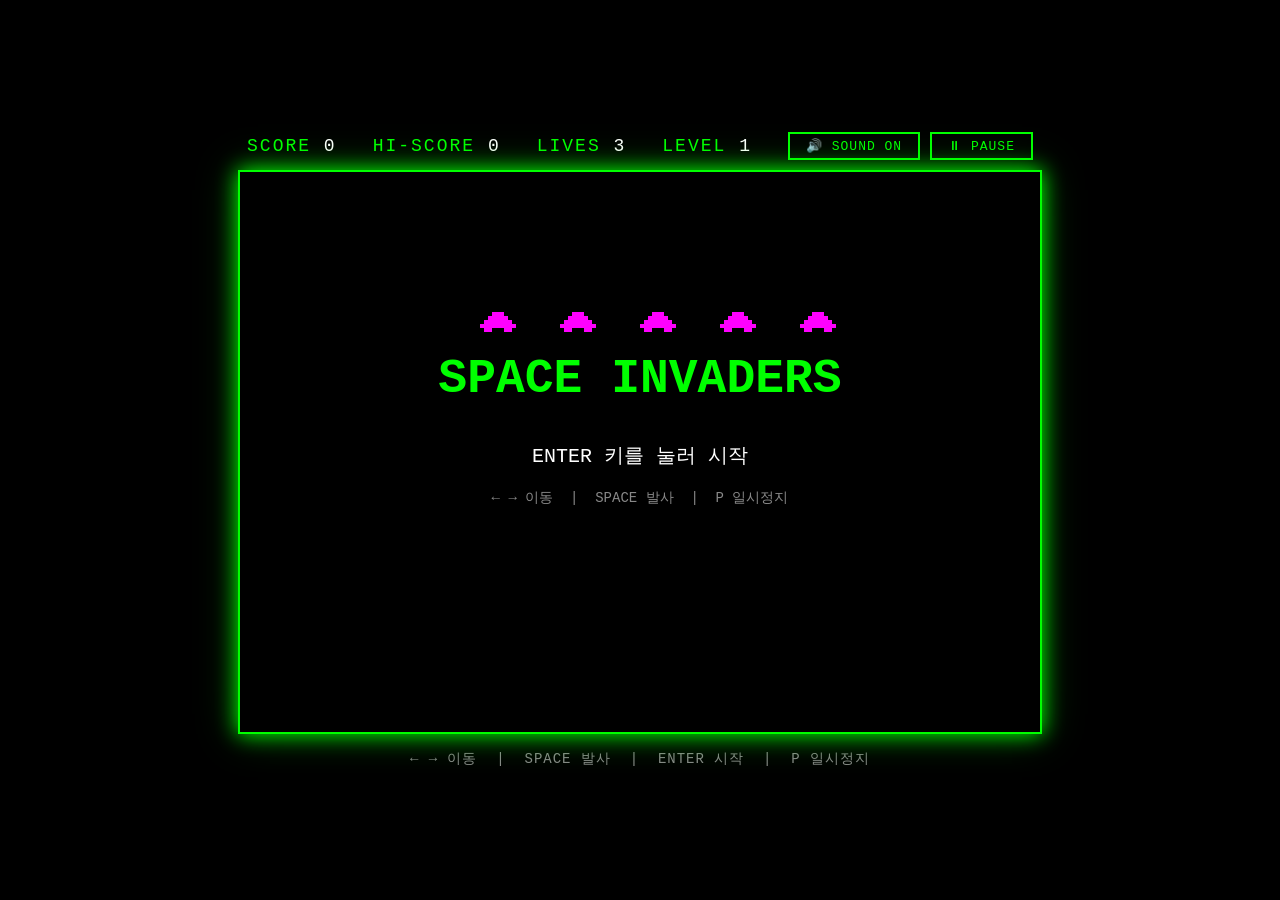
<file: game/invader.html>
<!DOCTYPE html>
<html lang="ko">
<head>
  <meta charset="UTF-8">
  <title>Space Invaders</title>
  <style>
    * { margin: 0; padding: 0; box-sizing: border-box; }
    body {
      background: #000;
      display: flex;
      flex-direction: column;
      align-items: center;
      justify-content: center;
      min-height: 100vh;
      font-family: 'Courier New', monospace;
      color: #0f0;
    }
    #header {
      display: flex;
      gap: 36px;
      margin-bottom: 10px;
      font-size: 18px;
      letter-spacing: 2px;
      align-items: center;
    }
    #header span { color: #fff; }
    #header .label { color: #0f0; }
    #pauseBtn, #soundBtn {
      background: transparent;
      border: 2px solid #0f0;
      color: #0f0;
      font-family: 'Courier New', monospace;
      font-size: 13px;
      padding: 4px 16px;
      cursor: pointer;
      letter-spacing: 1px;
      transition: background 0.1s;
    }
    #pauseBtn:hover, #soundBtn:hover { background: #0f02; }
    #canvasWrap { position: relative; }
    canvas {
      border: 2px solid #0f0;
      box-shadow: 0 0 20px #0f0, 0 0 40px #0f04;
      display: block;
    }
    #pauseOverlay {
      display: none;
      position: absolute;
      top: 0; left: 0; right: 0; bottom: 0;
      background: rgba(0,0,0,0.75);
      justify-content: center;
      align-items: center;
      flex-direction: column;
      pointer-events: none;
    }
    #pauseOverlay.visible { display: flex; }
    #pauseOverlay h2 {
      font-size: 52px;
      color: #0f0;
      text-shadow: 0 0 24px #0f0;
      letter-spacing: 8px;
      animation: blink 1s step-end infinite;
    }
    #pauseOverlay p { color: #888; font-size: 14px; margin-top: 14px; letter-spacing: 1px; }
    #msg {
      margin-top: 16px;
      font-size: 14px;
      color: #888;
      letter-spacing: 1px;
    }
    @keyframes blink { 50% { opacity: 0; } }
  </style>
</head>
<body>
  <div id="header">
    <div><span class="label">SCORE </span><span id="score">0</span></div>
    <div><span class="label">HI-SCORE </span><span id="hiscore">0</span></div>
    <div><span class="label">LIVES </span><span id="lives">3</span></div>
    <div><span class="label">LEVEL </span><span id="levelDisp">1</span></div>
    <div style="display: flex; gap: 10px;">
      <button id="soundBtn" onclick="toggleSound()">🔊 SOUND ON</button>
      <button id="pauseBtn" onclick="togglePause()">⏸ PAUSE</button>
    </div>
  </div>
  <div id="canvasWrap">
    <canvas id="c" width="800" height="560"></canvas>
    <div id="pauseOverlay" id="pauseOverlay">
      <h2>PAUSED</h2>
      <p>P 키 또는 버튼으로 재개</p>
    </div>
  </div>
  <div id="msg">← → 이동 &nbsp;|&nbsp; SPACE 발사 &nbsp;|&nbsp; ENTER 시작 &nbsp;|&nbsp; P 일시정지</div>

  <script>
    const canvas = document.getElementById('c');
    const ctx = canvas.getContext('2d');
    const W = canvas.width, H = canvas.height;

    const scoreEl   = document.getElementById('score');
    const hiscoreEl = document.getElementById('hiscore');
    const livesEl   = document.getElementById('lives');
    const levelEl   = document.getElementById('levelDisp');
    const pauseOverlay = document.getElementById('pauseOverlay');
    const pauseBtn  = document.getElementById('pauseBtn');
    const soundBtn  = document.getElementById('soundBtn');

    // ===================== AUDIO =====================
    let audioCtx = null;
    let soundEnabled = true;

    function getAC() {
      if (!audioCtx) audioCtx = new (window.AudioContext || window.webkitAudioContext)();
      if (audioCtx.state === 'suspended' && soundEnabled) audioCtx.resume();
      return audioCtx;
    }

    function toggleSound() {
      soundEnabled = !soundEnabled;
      soundBtn.textContent = soundEnabled ? '🔊 SOUND ON' : '🔇 SOUND OFF';
      if (soundEnabled) {
        getAC().resume();
      } else if (audioCtx) {
        audioCtx.suspend();
      }
    }

    function tone(freq, dur, type = 'square', vol = 0.15, delay = 0) {
      if (!soundEnabled) return;
      try {
        const ac = getAC();
        const t0 = ac.currentTime + delay;
        const osc = ac.createOscillator();
        const gain = ac.createGain();
        osc.connect(gain); gain.connect(ac.destination);
        osc.type = type;
        osc.frequency.setValueAtTime(freq, t0);
        gain.gain.setValueAtTime(vol, t0);
        gain.gain.exponentialRampToValueAtTime(0.0001, t0 + dur);
        osc.start(t0); osc.stop(t0 + dur + 0.02);
      } catch(e) {}
    }

    function noise(dur, vol = 0.2, delay = 0) {
      if (!soundEnabled) return;
      try {
        const ac = getAC();
        const t0 = ac.currentTime + delay;
        const len = Math.ceil(ac.sampleRate * dur);
        const buf = ac.createBuffer(1, len, ac.sampleRate);
        const d = buf.getChannelData(0);
        for (let i = 0; i < len; i++) d[i] = Math.random() * 2 - 1;
        const src = ac.createBufferSource();
        src.buffer = buf;
        const gain = ac.createGain();
        src.connect(gain); gain.connect(ac.destination);
        gain.gain.setValueAtTime(vol, t0);
        gain.gain.exponentialRampToValueAtTime(0.0001, t0 + dur);
        src.start(t0); src.stop(t0 + dur + 0.02);
      } catch(e) {}
    }

    function sndShoot()     { tone(880, 0.07, 'square', 0.12); tone(660, 0.05, 'square', 0.07, 0.05); }
    function sndAlienDie()  { noise(0.07, 0.22); tone(200, 0.12, 'sawtooth', 0.13, 0.04); tone(90, 0.1, 'sawtooth', 0.1, 0.12); }
    function sndPlayerDie() { noise(0.25, 0.28); for (let i=0;i<6;i++) tone(380-i*45, 0.1, 'sawtooth', 0.18, i*0.09); }
    function sndUFOAppear() { for (let i=0;i<5;i++) tone(150+i*80, 0.07, 'square', 0.08, i*0.07); }
    function sndUFODie()    { noise(0.18, 0.22); tone(1000,0.04,'square',0.28); tone(700,0.04,'square',0.28,0.05); tone(400,0.08,'square',0.28,0.1); }
    function sndLevelUp()   { const ns=[261,329,392,523,659,784]; ns.forEach((n,i)=>tone(n,0.14,'square',0.18,i*0.11)); }
    function sndGameOver()  { const ns=[440,330,220,150]; ns.forEach((n,i)=>tone(n,0.18,'sawtooth',0.22,i*0.18)); }

    const MARCH_NOTES = [160, 130, 100, 80];
    let marchIdx = 0;
    function sndMarch() {
      const alive = aliens ? aliens.filter(a=>a.alive).length : 55;
      const vol = Math.min(0.12, 0.04 + (55 - alive) * 0.0018);
      tone(MARCH_NOTES[marchIdx % 4], 0.055, 'square', vol);
      marchIdx++;
    }

    // ===================== CONSTANTS =====================
    const PLAYER_W = 44, PLAYER_H = 20;
    const BULLET_W = 3,  BULLET_H = 12;
    const ALIEN_COLS = 11, ALIEN_ROWS = 5;
    const ALIEN_W = 36,   ALIEN_H = 24;
    const ALIEN_PAD_X = 16, ALIEN_PAD_Y = 14;
    const ALIEN_START_X = 60;
    const BARRIER_COUNT = 4;
    const ALIEN_POINTS = [30, 20, 20, 10, 10];

    // ===================== STATE =====================
    let state = 'title'; // title | playing | dead | win | gameover
    let score = 0, hiScore = 0, lives = 3, level = 1;
    let paused = false, winTimer = 0;
    let player, bullets, alienBullets, aliens, barriers, ufo;
    let alienDir = 1, alienStepDown = false;
    let alienMoveTimer = 0, alienMoveInterval = 60;
    let alienColStep = 0;
    let ufoTimer = 0, ufoAlive = false;
    let deathTimer = 0;
    let frame = 0;
    let keys = {};

    // ===================== LEVEL CONFIG =====================
    function lvlCfg() {
      const l = level - 1;
      return {
        baseMoveInterval: Math.max(10, 60 - l * 7),   // aliens march faster
        bulletSpeed:      Math.min(4 + l * 0.8, 11),  // alien bullets faster
        fireRate:         Math.max(10, 42 - l * 4),   // alien shoots more often
        maxAlienBullets:  Math.min(2 + l, 6),         // more bullets on screen
        alienStartY:      Math.min(70 + l * 12, 160), // aliens start lower
        ufoFreq:          Math.max(280, 600 - l * 60),// UFO more frequent
      };
    }

    // ===================== INIT =====================
    function initGame() {
      score = 0;
      lives = 3;
      level = 1;
      startLevel();
    }

    function startLevel() {
      const cfg = lvlCfg();
      player = { x: W/2 - PLAYER_W/2, y: H-50, cooldown: 0, dead: false };
      bullets = [];
      alienBullets = [];
      ufo = null;
      ufoTimer = 0;
      ufoAlive = false;
      alienDir = 1;
      alienMoveTimer = 0;
      alienColStep = 0;
      alienStepDown = false;
      marchIdx = 0;
      winTimer = 0;
      paused = false;
      pauseOverlay.classList.remove('visible');
      pauseBtn.textContent = '⏸ PAUSE';

      aliens = [];
      for (let r = 0; r < ALIEN_ROWS; r++)
        for (let c = 0; c < ALIEN_COLS; c++)
          aliens.push({
            row: r, col: c,
            x: ALIEN_START_X + c * (ALIEN_W + ALIEN_PAD_X),
            y: cfg.alienStartY + r * (ALIEN_H + ALIEN_PAD_Y),
            alive: true, flash: 0,
            type: r === 0 ? 0 : r <= 2 ? 1 : 2,
          });

      barriers = [];
      const bw = 64, bh = 44;
      for (let i = 0; i < BARRIER_COUNT; i++) {
        const bx = 80 + i * (W - 160) / (BARRIER_COUNT - 1) - bw / 2;
        const by = H - 110;
        const grid = [];
        for (let row = 0; row < bh; row++) grid.push(new Uint8Array(bw).fill(1));
        for (let row = bh - 18; row < bh; row++)
          for (let col = Math.floor(bw*0.3); col < Math.floor(bw*0.7); col++)
            grid[row][col] = 0;
        const r2 = 10;
        for (let row = 0; row < r2; row++)
          for (let col = 0; col < r2 - row; col++) {
            grid[row][col] = 0; grid[row][bw-1-col] = 0;
          }
        barriers.push({ x: bx, y: by, w: bw, h: bh, grid });
      }

      updateAlienSpeed();
      state = 'playing';
    }

    function updateAlienSpeed() {
      const alive = aliens.filter(a => a.alive).length;
      const total = ALIEN_COLS * ALIEN_ROWS;
      alienMoveInterval = Math.max(5, Math.floor(lvlCfg().baseMoveInterval * alive / total));
    }

    function togglePause() {
      if (state !== 'playing') return;
      paused = !paused;
      pauseOverlay.classList.toggle('visible', paused);
      pauseBtn.textContent = paused ? '▶ RESUME' : '⏸ PAUSE';
    }

    // ===================== DRAW HELPERS =====================
    function drawPlayer(x, y, alpha = 1) {
      ctx.save(); ctx.globalAlpha = alpha; ctx.fillStyle = '#0f0';
      ctx.fillRect(x+4, y+8, PLAYER_W-8, PLAYER_H-8);
      ctx.fillRect(x+PLAYER_W/2-3, y, 6, 12);
      ctx.fillRect(x, y+14, 8, 6); ctx.fillRect(x+PLAYER_W-8, y+14, 8, 6);
      ctx.restore();
    }

    function drawAlien(alien, anim) {
      const { x, y, type } = alien;
      ctx.fillStyle = type === 0 ? '#f0f' : type === 1 ? '#0ff' : '#ff0';
      const t = anim ? 1 : 0;
      if (type === 0) {
        if (!t) { ctx.fillRect(x+12,y,12,4); ctx.fillRect(x+8,y+4,20,4); ctx.fillRect(x+4,y+8,28,8); ctx.fillRect(x,y+8,4,4); ctx.fillRect(x+32,y+8,4,4); ctx.fillRect(x+8,y+16,8,4); ctx.fillRect(x+20,y+16,8,4); }
        else      { ctx.fillRect(x+12,y,12,4); ctx.fillRect(x+8,y+4,20,4); ctx.fillRect(x+4,y+8,28,8); ctx.fillRect(x,y+12,4,4); ctx.fillRect(x+32,y+12,4,4); ctx.fillRect(x+4,y+16,8,4); ctx.fillRect(x+24,y+16,8,4); }
      } else if (type === 1) {
        if (!t) { ctx.fillRect(x+4,y+4,4,4); ctx.fillRect(x+28,y+4,4,4); ctx.fillRect(x+4,y,28,12); ctx.fillRect(x,y+8,4,8); ctx.fillRect(x+32,y+8,4,8); ctx.fillRect(x+4,y+12,28,4); ctx.fillRect(x+8,y+16,8,4); ctx.fillRect(x+20,y+16,8,4); ctx.fillRect(x,y+16,4,4); ctx.fillRect(x+32,y+16,4,4); }
        else      { ctx.fillRect(x+4,y+4,4,4); ctx.fillRect(x+28,y+4,4,4); ctx.fillRect(x+4,y,28,12); ctx.fillRect(x,y+4,4,8); ctx.fillRect(x+32,y+4,4,8); ctx.fillRect(x+4,y+12,28,4); ctx.fillRect(x+8,y+16,8,4); ctx.fillRect(x+20,y+16,8,4); ctx.fillRect(x+4,y+16,4,4); ctx.fillRect(x+28,y+16,4,4); }
      } else {
        if (!t) { ctx.fillRect(x+8,y,20,4); ctx.fillRect(x+4,y+4,28,8); ctx.fillRect(x,y+8,36,8); ctx.fillRect(x+4,y+12,4,4); ctx.fillRect(x+28,y+12,4,4); ctx.fillRect(x,y+16,12,4); ctx.fillRect(x+24,y+16,12,4); ctx.fillRect(x,y+20,4,4); ctx.fillRect(x+32,y+20,4,4); }
        else      { ctx.fillRect(x+8,y,20,4); ctx.fillRect(x+4,y+4,28,8); ctx.fillRect(x,y+8,36,8); ctx.fillRect(x+8,y+12,4,4); ctx.fillRect(x+24,y+12,4,4); ctx.fillRect(x+4,y+16,12,4); ctx.fillRect(x+20,y+16,12,4); ctx.fillRect(x+8,y+20,4,4); ctx.fillRect(x+24,y+20,4,4); }
      }
    }

    function drawUFO(x, y) {
      ctx.fillStyle = '#f00';
      ctx.fillRect(x+10,y+8,40,8); ctx.fillRect(x+6,y+4,48,8);
      ctx.fillRect(x,y,60,12);    ctx.fillRect(x+10,y-4,40,8);
      ctx.fillRect(x+14,y-8,10,4); ctx.fillRect(x+36,y-8,10,4);
    }

    function drawBarrier(b) {
      const id = ctx.createImageData(b.w, b.h);
      for (let row = 0; row < b.h; row++)
        for (let col = 0; col < b.w; col++)
          if (b.grid[row][col]) {
            const i = (row * b.w + col) * 4;
            id.data[i]=0; id.data[i+1]=200; id.data[i+2]=0; id.data[i+3]=255;
          }
      ctx.putImageData(id, b.x, b.y);
    }

    function drawExplosion(x, y, color = '#ff0') {
      ctx.fillStyle = color;
      for (const [dx,dy] of [[-8,0],[8,0],[0,-8],[0,8],[-6,-6],[6,-6],[-6,6],[6,6]])
        ctx.fillRect(x+dx-1, y+dy-1, 3, 3);
    }

    // ===================== COLLISION =====================
    function rectHit(ax,ay,aw,ah, bx,by,bw,bh) {
      return ax < bx+bw && ax+aw > bx && ay < by+bh && ay+ah > by;
    }

    function hitBarrier(bx,by,bw,bh) {
      for (const b of barriers) {
        if (!rectHit(bx,by,bw,bh, b.x,b.y,b.w,b.h)) continue;
        let hit = false;
        for (let row = 0; row < b.h; row++)
          for (let col = 0; col < b.w; col++) {
            if (!b.grid[row][col]) continue;
            if (rectHit(bx,by,bw,bh, b.x+col,b.y+row,1,1)) {
              hit = true;
              for (let dr=-2;dr<=2;dr++) for (let dc=-2;dc<=2;dc++) {
                const nr=row+dr, nc=col+dc;
                if (nr>=0&&nr<b.h&&nc>=0&&nc<b.w) b.grid[nr][nc]=0;
              }
            }
          }
        if (hit) return true;
      }
      return false;
    }

    // ===================== UPDATE =====================
    function update() {
      if (paused) return;
      frame++;
      const cfg = lvlCfg();

      // player move
      if (!player.dead) {
        if (keys['ArrowLeft']  || keys['a']) player.x = Math.max(0, player.x - 4);
        if (keys['ArrowRight'] || keys['d']) player.x = Math.min(W - PLAYER_W, player.x + 4);
      }

      // player shoot
      if (player.cooldown > 0) player.cooldown--;
      if ((keys[' '] || keys['Space']) && player.cooldown === 0 && bullets.length < 3 && !player.dead) {
        bullets.push({ x: player.x + PLAYER_W/2 - BULLET_W/2, y: player.y, w: BULLET_W, h: BULLET_H });
        player.cooldown = 18;
        sndShoot();
      }

      // player bullets
      for (let i = bullets.length-1; i >= 0; i--) {
        const b = bullets[i];
        b.y -= 8;
        if (b.y + b.h < 0)               { bullets.splice(i,1); continue; }
        if (hitBarrier(b.x,b.y,b.w,b.h)) { bullets.splice(i,1); continue; }

        let killed = false;
        for (const a of aliens) {
          if (!a.alive) continue;
          if (rectHit(b.x,b.y,b.w,b.h, a.x,a.y,ALIEN_W,ALIEN_H)) {
            a.alive = false; a.flash = 20;
            score += ALIEN_POINTS[a.row];
            if (score > hiScore) hiScore = score;
            bullets.splice(i,1); killed = true;
            sndAlienDie(); updateAlienSpeed(); break;
          }
        }
        if (killed) continue;

        if (ufo && ufoAlive && rectHit(b.x,b.y,b.w,b.h, ufo.x,ufo.y,60,16)) {
          const bonus = [50,100,150,300][(Math.random()*4)|0];
          score += bonus; if (score > hiScore) hiScore = score;
          ufoAlive = false; ufo.flash = 30;
          bullets.splice(i,1); sndUFODie();
        }
      }

      // alien march
      alienMoveTimer++;
      if (alienMoveTimer >= alienMoveInterval) {
        alienMoveTimer = 0;
        const live = aliens.filter(a => a.alive);
        if (!live.length) { sndLevelUp(); state = 'win'; winTimer = 200; return; }

        sndMarch();

        if (alienStepDown) {
          for (const a of live) a.y += 20;
          alienDir *= -1; alienStepDown = false;
        } else {
          for (const a of live) a.x += alienDir * 8;
          alienColStep++;
          const minX = Math.min(...live.map(a=>a.x));
          const maxX = Math.max(...live.map(a=>a.x+ALIEN_W));
          if (minX < 4 || maxX > W-4) alienStepDown = true;
        }

        for (const a of live)
          if (a.y + ALIEN_H >= player.y) { state = 'gameover'; sndGameOver(); return; }
      }

      // alien shoot
      if (frame % cfg.fireRate === 0) {
        const live = aliens.filter(a=>a.alive);
        if (live.length && alienBullets.length < cfg.maxAlienBullets) {
          const cols = [...new Set(live.map(a=>a.col))];
          const col  = cols[(Math.random()*cols.length)|0];
          const col_aliens = live.filter(a=>a.col===col);
          const shooter = col_aliens.reduce((bot,a)=>a.row>bot.row?a:bot);
          alienBullets.push({ x: shooter.x+ALIEN_W/2-2, y: shooter.y+ALIEN_H, w: 4, h: 10, wave: 0 });
        }
      }

      // alien bullets
      for (let i = alienBullets.length-1; i >= 0; i--) {
        const b = alienBullets[i];
        b.y += cfg.bulletSpeed; b.wave++;
        if (b.y > H)                      { alienBullets.splice(i,1); continue; }
        if (hitBarrier(b.x,b.y,b.w,b.h)) { alienBullets.splice(i,1); continue; }
        if (!player.dead && rectHit(b.x,b.y,b.w,b.h, player.x,player.y,PLAYER_W,PLAYER_H)) {
          alienBullets.splice(i,1);
          lives--; player.dead = true; deathTimer = 90;
          sndPlayerDie();
          if (lives <= 0) setTimeout(()=>{ state='gameover'; sndGameOver(); }, 900);
        }
      }

      // UFO
      ufoTimer++;
      if (!ufo && ufoTimer > cfg.ufoFreq + Math.random()*200) {
        ufoTimer = 0;
        ufo = { x: -60, y: 28, dir: 1 };
        ufoAlive = true;
        sndUFOAppear();
      }
      if (ufo) {
        if (ufo.flash > 0) { ufo.flash--; if (!ufo.flash) ufo = null; }
        else if (ufoAlive) {
          ufo.x += 2.5;
          if (frame % 22 === 0) tone(180 + Math.sin(frame*0.15)*70, 0.04, 'square', 0.06);
          if (ufo.x > W+10) ufo = null;
        }
      }

      // death timer
      if (player.dead) {
        deathTimer--;
        if (deathTimer <= 0) {
          player.dead = false; player.x = W/2 - PLAYER_W/2;
          if (lives <= 0) state = 'gameover';
        }
      }

      // HUD
      scoreEl.textContent  = score;
      hiscoreEl.textContent = hiScore;
      livesEl.textContent  = lives;
      levelEl.textContent  = level;
    }

    function updateWin() {
      frame++;
      winTimer--;
      if (winTimer <= 0) { level++; startLevel(); }
    }

    // ===================== DRAW =====================
    function draw() {
      ctx.clearRect(0,0,W,H);
      ctx.fillStyle = '#000'; ctx.fillRect(0,0,W,H);

      if (state === 'title') {
        ctx.fillStyle = '#0f0'; ctx.font = 'bold 48px Courier New'; ctx.textAlign = 'center';
        ctx.fillText('SPACE INVADERS', W/2, H/2 - 60);
        ctx.font = '20px Courier New'; ctx.fillStyle = '#fff';
        ctx.fillText('ENTER 키를 눌러 시작', W/2, H/2 + 10);
        ctx.font = '14px Courier New'; ctx.fillStyle = '#888';
        ctx.fillText('← → 이동  |  SPACE 발사  |  P 일시정지', W/2, H/2 + 50);
        ctx.save();
        const demo = [{x:W/2-160,y:H/2-140,type:0},{x:W/2-80,y:H/2-140,type:0},{x:W/2,y:H/2-140,type:0},{x:W/2+80,y:H/2-140,type:0},{x:W/2+160,y:H/2-140,type:0}];
        for (const a of demo) drawAlien(a, frame%30<15);
        ctx.restore();
        ctx.textAlign = 'left';
        return;
      }

      if (state === 'gameover') {
        ctx.fillStyle = '#f00'; ctx.font = 'bold 56px Courier New'; ctx.textAlign = 'center';
        ctx.fillText('GAME OVER', W/2, H/2 - 30);
        ctx.font = '22px Courier New'; ctx.fillStyle = '#fff';
        ctx.fillText(`최종 점수: ${score}`, W/2, H/2 + 20);
        ctx.font = '16px Courier New'; ctx.fillStyle = '#888';
        ctx.fillText('ENTER 키를 눌러 다시 시작', W/2, H/2 + 60);
        ctx.textAlign = 'left';
        return;
      }

      if (state === 'win') {
        ctx.fillStyle = '#0f04'; ctx.fillRect(0, H-32, W, 2);
        for (const b of barriers) drawBarrier(b);
        ctx.fillStyle = '#0f0'; ctx.font = 'bold 48px Courier New'; ctx.textAlign = 'center';
        ctx.fillText(`LEVEL ${level} CLEAR!`, W/2, H/2 - 40);
        ctx.font = '22px Courier New'; ctx.fillStyle = '#fff';
        ctx.fillText(`점수: ${score}`, W/2, H/2 + 10);
        ctx.font = '20px Courier New'; ctx.fillStyle = '#ff0';
        ctx.fillText(`LEVEL ${level+1} 준비 중...`, W/2, H/2 + 50);
        ctx.font = '14px Courier New'; ctx.fillStyle = '#888';
        ctx.fillText('ENTER 키로 바로 시작', W/2, H/2 + 85);
        ctx.textAlign = 'left';
        return;
      }

      // ground line
      ctx.fillStyle = '#0f04'; ctx.fillRect(0, H-32, W, 2);

      // barriers
      for (const b of barriers) drawBarrier(b);

      // aliens
      const anim = frame % 60 < 30;
      for (const a of aliens) {
        if (a.flash > 0) { a.flash--; drawExplosion(a.x+ALIEN_W/2, a.y+ALIEN_H/2); }
        else if (a.alive) drawAlien(a, anim);
      }

      // UFO
      if (ufo) {
        if (ufo.flash > 0 && ufo.flash % 4 < 2) {
          ctx.fillStyle = '#f88'; ctx.font = 'bold 14px Courier New';
          ctx.fillText('UFO!', ufo.x+10, ufo.y-4);
        } else if (ufoAlive) drawUFO(ufo.x, ufo.y);
      }

      // player
      if (!player.dead) {
        drawPlayer(player.x, player.y);
      } else if (deathTimer % 6 < 3) {
        drawExplosion(player.x+PLAYER_W/2, player.y+PLAYER_H/2, '#f80');
        drawExplosion(player.x+PLAYER_W/2+(Math.random()-0.5)*30, player.y+(Math.random()-0.5)*20, '#f00');
      }

      // player bullets
      ctx.fillStyle = '#ff0';
      for (const b of bullets) ctx.fillRect(b.x, b.y, b.w, b.h);

      // alien bullets (zigzag)
      ctx.fillStyle = '#f88';
      for (const b of alienBullets) ctx.fillRect(b.x+Math.sin(b.wave*0.4)*2, b.y, b.w, b.h);

      // lives icons
      for (let i = 0; i < lives; i++) drawPlayer(10 + i*52, H-24, 0.6);

      // level badge
      ctx.fillStyle = '#0f0'; ctx.font = 'bold 13px Courier New'; ctx.textAlign = 'right';
      ctx.fillText(`LV.${level}`, W-8, H-8);
      ctx.textAlign = 'left';
    }

    // ===================== LOOP =====================
    function loop() {
      if (state === 'playing') update();
      else if (state === 'win') updateWin();
      draw();
      requestAnimationFrame(loop);
    }

    // ===================== INPUT =====================
    document.addEventListener('keydown', e => {
      keys[e.key] = true;
      if (e.key === ' ') e.preventDefault();
      if (e.key === 'p' || e.key === 'P') togglePause();
      if (e.key === 'Enter') {
        if (state === 'title')   initGame();
        else if (state === 'gameover') initGame();
        else if (state === 'win') { level++; startLevel(); }
      }
    });
    document.addEventListener('keyup', e => { keys[e.key] = false; });

    loop();
  </script>
</body>
</html>
</file>
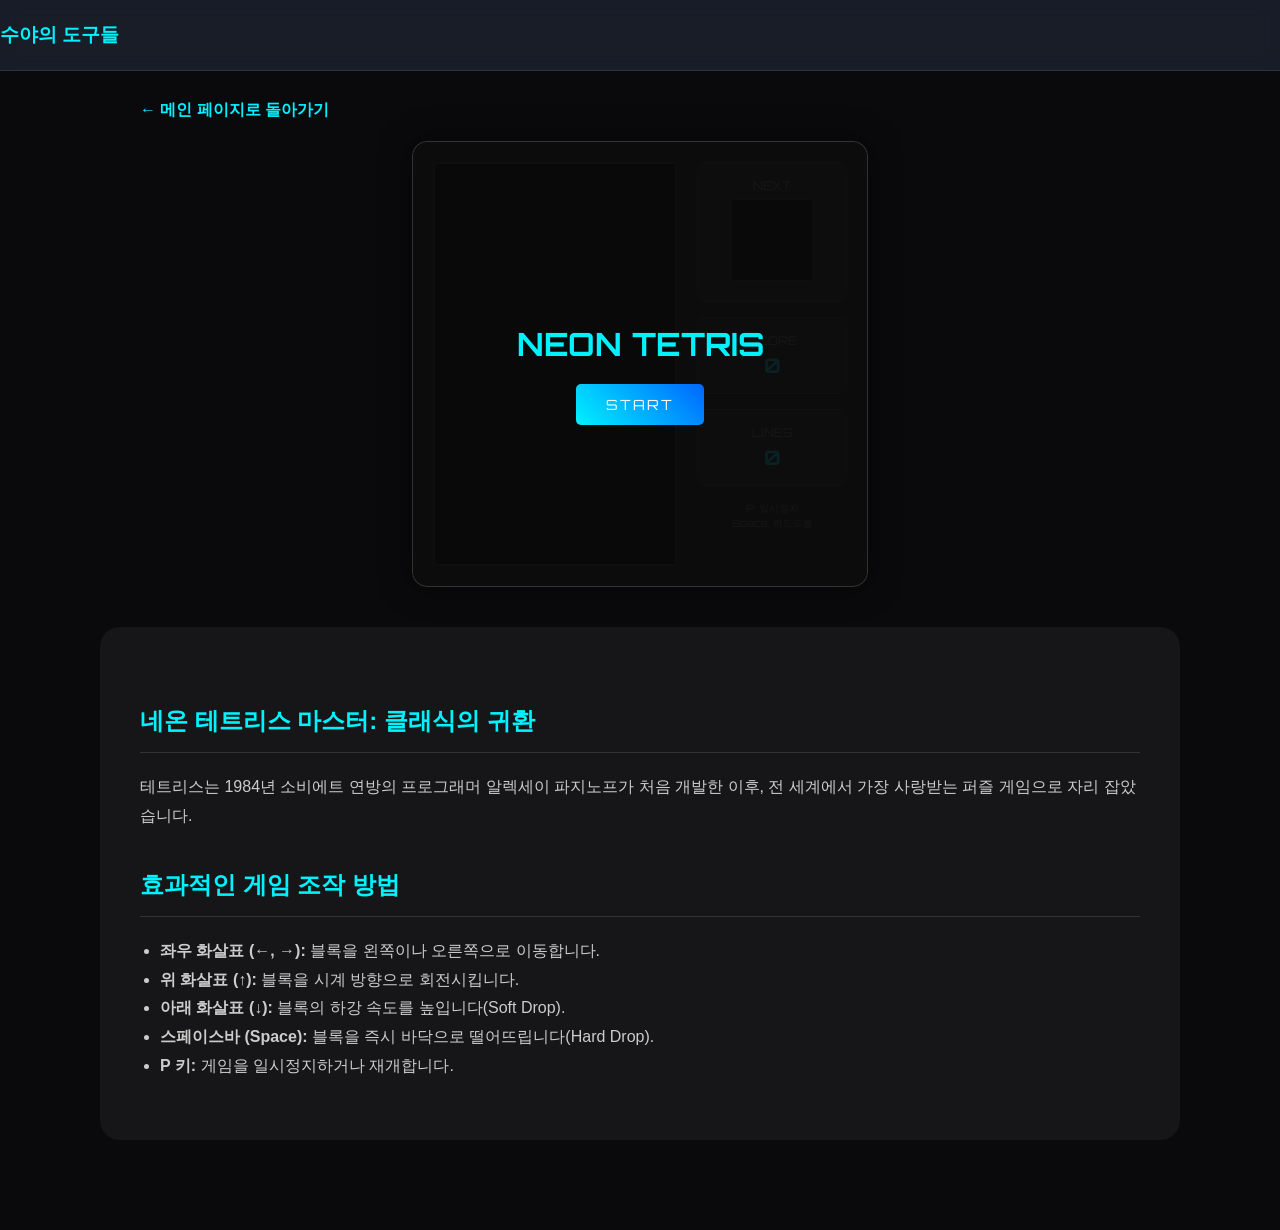
<file: game/tetris.html>
<!DOCTYPE html>
<html lang="ko">
<head>
    <!-- Google tag (gtag.js) -->
    <script async src="https://www.googletagmanager.com/gtag/js?id=G-8NSKGW7J9Q"></script>
    <script>
      window.dataLayer = window.dataLayer || [];
      function gtag(){dataLayer.push(arguments);}
      gtag('js', new Date());

      gtag('config', 'G-8NSKGW7J9Q');
    </script>
    <meta charset="UTF-8">
    <meta name="viewport" content="width=device-width, initial-scale=1.0">
    <title>네온 테트리스 마스터 - 수야의 유용한 도구들</title>
    <meta name="description" content="클래식 테트리스 게임을 브라우저에서 즐겨보세요. 테트리스의 유래와 고득점 전략, 조작법을 상세히 안내합니다.">
    <meta name="google-adsense-account" content="ca-pub-2411291444074274">
    <script async src="https://pagead2.googlesyndication.com/pagead/js/adsbygoogle.js?client=ca-pub-2411291444074274"
     crossorigin="anonymous"></script>
    <style>
        @import url('https://fonts.googleapis.com/css2?family=Orbitron:wght@400;700&display=swap');

        body {
            margin: 0;
            padding: 0;
            display: flex;
            flex-direction: column;
            align-items: center;
            background-color: #0a0a0c;
            font-family: 'Pretendard', sans-serif;
            color: #fff;
            overflow-y: auto;
            min-height: 100vh;
        }

        .navbar {
            width: 100%;
            height: 70px;
            background: rgba(26, 32, 44, 0.9);
            backdrop-filter: blur(10px);
            display: flex;
            align-items: center;
            padding: 0 2rem;
            border-bottom: 1px solid rgba(255,255,255,0.1);
            position: fixed;
            top: 0;
            z-index: 1000;
        }

        .nav-logo { font-weight: 800; color: #00f2ff; text-decoration: none; font-size: 1.2rem; }

        .game-layout {
            display: flex;
            flex-direction: column;
            align-items: center;
            width: 100%;
            max-width: 1000px;
            padding: 100px 20px 40px;
        }

        #game-wrapper {
            position: relative;
            display: flex;
            gap: 20px;
            padding: 20px;
            background: #1a1a1f;
            border-radius: 15px;
            box-shadow: 0 0 30px rgba(0, 0, 0, 0.5);
            border: 1px solid #333;
            margin-bottom: 40px;
        }

        canvas {
            border: 2px solid #333;
            background-color: #000;
        }

        #side-panel {
            display: flex;
            flex-direction: column;
            justify-content: flex-start;
            width: 150px;
            font-family: 'Orbitron', sans-serif;
        }

        .stat-box {
            background: #25252b;
            padding: 15px;
            border-radius: 8px;
            text-align: center;
            margin-bottom: 15px;
            border: 1px solid #444;
        }

        .stat-label { font-size: 12px; color: #888; margin-bottom: 5px; }
        .stat-value { font-size: 20px; font-weight: bold; color: #00f2ff; }

        .game-content-info {
            width: 100%;
            background: rgba(255, 255, 255, 0.05);
            padding: 40px;
            border-radius: 20px;
            line-height: 1.8;
            color: #ccc;
            margin-bottom: 50px;
        }

        .game-content-info h2 { color: #00f2ff; margin-top: 2rem; border-bottom: 1px solid #333; padding-bottom: 10px; }
        .game-content-info p { margin-bottom: 1.2rem; }
        .game-content-info ul { margin-bottom: 1.2rem; padding-left: 20px; }

        .overlay {
            position: absolute;
            top: 0;
            left: 0;
            width: 100%;
            height: 100%;
            background: rgba(10, 10, 12, 0.9);
            display: flex;
            flex-direction: column;
            justify-content: center;
            align-items: center;
            border-radius: 15px;
            z-index: 100;
        }

        .btn-game {
            padding: 12px 30px;
            font-size: 14px;
            background: linear-gradient(45deg, #00f2ff, #0066ff);
            color: white;
            border: none;
            border-radius: 5px;
            cursor: pointer;
            text-transform: uppercase;
            letter-spacing: 2px;
            font-family: 'Orbitron', sans-serif;
            transition: transform 0.2s;
        }
        .btn-game:hover { transform: scale(1.05); }

        .home-link { margin-bottom: 20px; align-self: flex-start; }
        .home-link a { color: #00f2ff; text-decoration: none; font-weight: bold; }
        
        #pause-status {
            display: none;
            color: #ffde00;
            font-weight: bold;
            text-align: center;
            margin-top: 10px;
        }
    </style>
</head>
<body>
    <nav class="navbar">
        <a href="../index.html" class="nav-logo">수야의 도구들</a>
    </nav>

    <div class="game-layout">
        <div class="home-link">
            <a href="../index.html">← 메인 페이지로 돌아가기</a>
        </div>

        <div id="game-wrapper">
            <canvas id="tetris" width="240" height="400"></canvas>
            <div id="side-panel">
                <div class="stat-box">
                    <div class="stat-label">NEXT</div>
                    <canvas id="next" width="80" height="80"></canvas>
                </div>
                <div class="stat-box">
                    <div class="stat-label">SCORE</div>
                    <div id="score" class="stat-value">0</div>
                </div>
                <div class="stat-box">
                    <div class="stat-label">LINES</div>
                    <div id="lines" class="stat-value">0</div>
                </div>
                <div style="font-size: 10px; color: #888; text-align: center; line-height: 1.5;">
                    P: 일시정지<br>Space: 하드드롭
                </div>
                <div id="pause-status">PAUSED</div>
            </div>

            <div id="start-screen" class="overlay">
                <h1 style="font-family: 'Orbitron'; color: #00f2ff; margin-bottom: 20px;">NEON TETRIS</h1>
                <button id="start-btn" class="btn-game">START</button>
            </div>
            <div id="game-over-screen" class="overlay" style="display: none;">
                <h1 style="font-family: 'Orbitron'; color: #ff0d72; margin-bottom: 10px;">GAME OVER</h1>
                <div id="final-score-display" style="margin-bottom: 20px; font-family: 'Orbitron';">Score: 0</div>
                <button id="restart-btn" class="btn-game">RETRY</button>
            </div>
        </div>

        <article class="game-content-info">
            <h2>네온 테트리스 마스터: 클래식의 귀환</h2>
            <p>테트리스는 1984년 소비에트 연방의 프로그래머 알렉세이 파지노프가 처음 개발한 이후, 전 세계에서 가장 사랑받는 퍼즐 게임으로 자리 잡았습니다.</p>
            
            <h2>효과적인 게임 조작 방법</h2>
            <ul>
                <li><strong>좌우 화살표 (←, →):</strong> 블록을 왼쪽이나 오른쪽으로 이동합니다.</li>
                <li><strong>위 화살표 (↑):</strong> 블록을 시계 방향으로 회전시킵니다.</li>
                <li><strong>아래 화살표 (↓):</strong> 블록의 하강 속도를 높입니다(Soft Drop).</li>
                <li><strong>스페이스바 (Space):</strong> 블록을 즉시 바닥으로 떨어뜨립니다(Hard Drop).</li>
                <li><strong>P 키:</strong> 게임을 일시정지하거나 재개합니다.</li>
            </ul>
        </article>
    </div>

    <script>
        const canvas = document.getElementById('tetris');
        const context = canvas.getContext('2d');
        const nextCanvas = document.getElementById('next');
        const nextContext = nextCanvas.getContext('2d');
        const pauseDisplay = document.getElementById('pause-status');

        context.scale(20, 20);
        nextContext.scale(20, 20);

        const colors = [null, '#FF0D72', '#0DC2FF', '#0DFF72', '#F538FF', '#FF8E0D', '#FFE138', '#3877FF'];

        function createPiece(type) {
            if (type === 'I') return [[0,1,0,0],[0,1,0,0],[0,1,0,0],[0,1,0,0]];
            if (type === 'L') return [[0,2,0],[0,2,0],[0,2,2]];
            if (type === 'J') return [[0,3,0],[0,3,0],[3,3,0]];
            if (type === 'O') return [[4,4],[4,4]];
            if (type === 'Z') return [[5,5,0],[0,5,5],[0,0,0]];
            if (type === 'S') return [[0,6,6],[6,6,0],[0,0,0]];
            if (type === 'T') return [[0,7,0],[7,7,7],[0,0,0]];
        }

        function createMatrix(w, h) {
            const matrix = [];
            while (h--) matrix.push(new Array(w).fill(0));
            return matrix;
        }

        function drawMatrix(matrix, offset, ctx = context) {
            matrix.forEach((row, y) => {
                row.forEach((value, x) => {
                    if (value !== 0) {
                        ctx.fillStyle = colors[value];
                        ctx.fillRect(x + offset.x, y + offset.y, 1, 1);
                        ctx.strokeStyle = 'white';
                        ctx.lineWidth = 0.05;
                        ctx.strokeRect(x + offset.x, y + offset.y, 1, 1);
                    }
                });
            });
        }

        function draw() {
            context.fillStyle = '#000';
            context.fillRect(0, 0, canvas.width, canvas.height);
            drawMatrix(arena, {x: 0, y: 0});
            drawMatrix(player.matrix, player.pos);
        }

        function drawNext() {
            nextContext.fillStyle = '#1a1a1f';
            nextContext.fillRect(0, 0, nextCanvas.width, nextCanvas.height);
            drawMatrix(player.next, {x: 1, y: 1}, nextContext);
        }

        function merge(arena, player) {
            player.matrix.forEach((row, y) => {
                row.forEach((value, x) => {
                    if (value !== 0) arena[y + player.pos.y][x + player.pos.x] = value;
                });
            });
        }

        function rotate(matrix, dir) {
            for (let y = 0; y < matrix.length; ++y) {
                for (let x = 0; x < y; ++x) [matrix[x][y], matrix[y][x]] = [matrix[y][x], matrix[x][y]];
            }
            if (dir > 0) matrix.forEach(row => row.reverse());
            else matrix.reverse();
        }

        function collide(arena, player) {
            const [m, o] = [player.matrix, player.pos];
            for (let y = 0; y < m.length; ++y) {
                for (let x = 0; x < m[y].length; ++x) {
                    if (m[y][x] !== 0 && (arena[y + o.y] && arena[y + o.y][x + o.x]) !== 0) return true;
                }
            }
            return false;
        }

        function arenaSweep() {
            let rowCount = 0;
            outer: for (let y = arena.length - 1; y > 0; --y) {
                for (let x = 0; x < arena[y].length; ++x) {
                    if (arena[y][x] === 0) continue outer;
                }
                const row = arena.splice(y, 1)[0].fill(0);
                arena.unshift(row);
                ++y;
                rowCount++;
            }
            if (rowCount > 0) {
                player.score += rowCount * 10;
                player.lines += rowCount;
                updateScore();
            }
        }

        function playerDrop() {
            player.pos.y++;
            if (collide(arena, player)) {
                player.pos.y--;
                merge(arena, player);
                playerReset();
                arenaSweep();
            }
            dropCounter = 0;
        }

        function playerHardDrop() {
            while (!collide(arena, player)) {
                player.pos.y++;
            }
            player.pos.y--;
            merge(arena, player);
            playerReset();
            arenaSweep();
            dropCounter = 0;
        }

        function playerMove(dir) {
            player.pos.x += dir;
            if (collide(arena, player)) player.pos.x -= dir;
        }

        function playerRotate(dir) {
            const pos = player.pos.x;
            let offset = 1;
            rotate(player.matrix, dir);
            while (collide(arena, player)) {
                player.pos.x += offset;
                offset = -(offset + (offset > 0 ? 1 : -1));
                if (offset > player.matrix[0].length) {
                    rotate(player.matrix, -dir);
                    player.pos.x = pos;
                    return;
                }
            }
        }

        function playerReset() {
            const pieces = 'ILJOTSZ';
            if (!player.next) player.next = createPiece(pieces[pieces.length * Math.random() | 0]);
            player.matrix = player.next;
            player.next = createPiece(pieces[pieces.length * Math.random() | 0]);
            player.pos.y = 0;
            player.pos.x = (arena[0].length / 2 | 0) - (player.matrix[0].length / 2 | 0);
            if (collide(arena, player)) {
                isGameOver = true;
                document.getElementById('game-over-screen').style.display = 'flex';
                document.getElementById('final-score-display').innerText = 'Score: ' + player.score;
            }
            drawNext();
        }

        let dropCounter = 0;
        let dropInterval = 1000;
        let lastTime = 0;
        let isPaused = false;
        let isGameOver = false;

        function update(time = 0) {
            if (isPaused || isGameOver) return;
            const deltaTime = time - lastTime;
            lastTime = time;
            dropCounter += deltaTime;
            if (dropCounter > dropInterval) playerDrop();
            draw();
            requestAnimationFrame(update);
        }

        function updateScore() {
            document.getElementById('score').innerText = player.score;
            document.getElementById('lines').innerText = player.lines;
            dropInterval = Math.max(100, 1000 - (player.lines * 20));
        }

        const arena = createMatrix(12, 20);
        const player = { pos: {x: 0, y: 0}, matrix: null, next: null, score: 0, lines: 0 };

        document.addEventListener('keydown', event => {
            if (event.keyCode === 80) { // 'P'
                isPaused = !isPaused;
                pauseDisplay.style.display = isPaused ? 'block' : 'none';
                if (!isPaused) { lastTime = performance.now(); update(); }
                return;
            }
            if (isPaused || isGameOver) return;
            
            // Prevent default behavior for game control keys to stop scrolling
            if ([32, 37, 38, 39, 40].includes(event.keyCode)) {
                event.preventDefault();
            }

            if (event.keyCode === 37) playerMove(-1);
            else if (event.keyCode === 39) playerMove(1);
            else if (event.keyCode === 40) playerDrop();
            else if (event.keyCode === 38) playerRotate(1);
            else if (event.keyCode === 32) playerHardDrop();
        });

        document.getElementById('start-btn').addEventListener('click', () => {
            document.getElementById('start-screen').style.display = 'none';
            playerReset();
            update();
        });

        document.getElementById('restart-btn').addEventListener('click', () => { location.reload(); });
    </script>
</body>
</html>
</file>
<file: style.css>
:root {
    --primary-color: #4A90E2;
    --secondary-color: #50E3C2;
    --bg-color: #f0f4f8;
    --text-color: #2c3e50;
    --nav-bg: rgba(255, 255, 255, 0.95);
}

* {
    box-sizing: border-box;
}

html {
    scroll-behavior: smooth;
}

body {
    margin: 0;
    padding: 0;
    font-family: 'Pretendard', -apple-system, BlinkMacSystemFont, system-ui, Roboto, sans-serif;
    background-color: var(--bg-color);
    background-image: linear-gradient(135deg, #f5f7fa 0%, #c3cfe2 100%);
    background-attachment: fixed;
    color: var(--text-color);
    min-height: 100vh;
    padding-top: 70px; /* Space for navbar */
}

/* Navbar */
.navbar {
    position: fixed;
    top: 0;
    left: 0;
    right: 0;
    height: 70px;
    background: var(--nav-bg);
    box-shadow: 0 2px 15px rgba(0,0,0,0.08);
    z-index: 1000;
    display: flex;
    align-items: center;
    backdrop-filter: blur(10px);
}

.nav-container {
    max-width: 1100px;
    margin: 0 auto;
    width: 100%;
    padding: 0 2rem;
    display: flex;
    justify-content: space-between;
    align-items: center;
}

.nav-logo {
    font-size: 1.5rem;
    font-weight: 800;
    color: var(--primary-color);
    text-decoration: none;
    letter-spacing: -1px;
}

.nav-menu {
    list-style: none;
    display: flex;
    gap: 1.5rem;
    margin: 0;
    padding: 0;
}

.nav-menu a {
    text-decoration: none;
    color: #555;
    font-weight: 600;
    font-size: 0.95rem;
    transition: color 0.3s;
}

.nav-menu a:hover {
    color: var(--primary-color);
}

/* Container */
.container {
    max-width: 1000px;
    margin: 0 auto;
    padding: 2rem;
    min-height: calc(100vh - 70px);
    display: flex;
    flex-direction: column;
    background: rgba(255, 255, 255, 0.1);
}

/* Header */
.main-header {
    text-align: center;
    margin-bottom: 4rem;
}

h1 {
    font-size: 3.2rem;
    margin-bottom: 0.5rem;
    color: #1a2a3a;
    font-weight: 800;
    letter-spacing: -1.5px;
    text-shadow: 0 2px 10px rgba(255, 255, 255, 0.5);
}

.header-subtitle {
    font-size: 1.2rem;
    color: #555;
    font-weight: 500;
}

/* Sections */
.info-section {
    background: rgba(255, 255, 255, 0.6);
    padding: 2.5rem;
    border-radius: 30px;
    border: 1px solid rgba(255, 255, 255, 0.8);
    margin-bottom: 2rem;
    box-shadow: 0 10px 30px rgba(0,0,0,0.05);
    transition: all 0.3s ease;
}

.static-section {
    background: rgba(255, 255, 255, 0.8);
    border-left: 8px solid var(--primary-color);
}

.section-header {
    display: flex;
    justify-content: space-between;
    align-items: center;
}

.info-section.collapsed .section-content {
    display: none;
}

h2 {
    font-size: 1.6rem;
    margin: 0;
    color: #2c3e50;
    font-weight: 700;
    position: relative;
    padding-left: 15px;
}

h2::before {
    content: '';
    position: absolute;
    left: 0;
    top: 50%;
    transform: translateY(-50%);
    width: 6px;
    height: 24px;
    background: var(--primary-color);
    border-radius: 3px;
}

.section-description, .tool-guide {
    font-size: 1.05rem;
    line-height: 1.7;
    color: #444;
    margin-bottom: 1.5rem;
}

.privacy-content p {
    font-size: 0.95rem;
    color: #666;
    line-height: 1.6;
}

/* UI Elements */
.toggle-btn {
    min-width: 85px; /* Consistent size for '펼치기' and '접기' */
    padding: 0.6rem 1rem !important;
    font-size: 0.9rem !important;
    background-color: var(--primary-color) !important;
    color: white !important;
    border-radius: 10px !important;
    font-weight: 700 !important;
    border: none;
    cursor: pointer;
    transition: transform 0.1s, filter 0.2s;
}

.toggle-btn:active {
    transform: scale(0.95);
}

.toggle-btn:hover {
    filter: brightness(1.1);
}

/* Iconic Illustration Box */
.section-header {
    display: flex;
    align-items: center;
    gap: 1.2rem;
    padding: 1.5rem 2rem;
}

.service-icon-box {
    width: 60px;
    height: 60px;
    border-radius: 12px;
    background-image: url('image1.png');
    background-size: 500% auto;
    background-repeat: no-repeat;
    flex-shrink: 0;
    box-shadow: 0 4px 12px rgba(0,0,0,0.1);
}

.weather-icon { background-position: 0% 50%; background-color: #e3f2fd; }
.exchange-icon { background-position: 25% 50%; background-color: #fff8e1; }
.qr-icon { background-position: 50% 50%; background-color: #e0f2f1; }
.lotto-icon { background-position: 75% 50%; background-color: #fffde7; }
.contact-icon { background-position: 100% 50%; background-color: #f1f8e9; }

.game-icon { 
    background-image: none !important; 
    background-color: #fce4ec !important; 
    display: flex; 
    align-items: center; 
    justify-content: center; 
    font-size: 30px; 
}
.game-icon::after { content: '🎮'; }

.date-icon { 
    background-image: none !important; 
    background-color: #e8eaf6 !important; 
    display: flex; 
    align-items: center; 
    justify-content: center; 
    font-size: 30px; 
}
.date-icon::after { content: '📅'; }

/* Game Grid */
.game-grid {
    display: grid;
    grid-template-columns: repeat(2, 1fr);
    gap: 1rem;
    margin-top: 1rem;
}

.game-card {
    display: flex;
    flex-direction: column;
    align-items: center;
    justify-content: center;
    padding: 1.5rem;
    background: white;
    border-radius: 20px;
    text-decoration: none;
    color: var(--text-color);
    box-shadow: 0 4px 10px rgba(0,0,0,0.05);
    transition: all 0.3s ease;
    border: 1px solid #eee;
}

.game-card:hover {
    transform: translateY(-5px);
    box-shadow: 0 8px 20px rgba(0,0,0,0.1);
    border-color: var(--primary-color);
}

.game-emoji {
    font-size: 2.5rem;
    margin-bottom: 0.5rem;
}

.game-name {
    font-weight: 700;
    font-size: 1.1rem;
}

/* Tool Action */
.tool-action {
    display: flex;
    justify-content: center;
    margin-top: 1.5rem;
}

.action-btn {
    display: inline-block;
    padding: 1rem 2rem;
    background: linear-gradient(135deg, #667eea 0%, #764ba2 100%);
    color: white;
    text-decoration: none;
    border-radius: 15px;
    font-weight: 800;
    font-size: 1.1rem;
    box-shadow: 0 4px 15px rgba(118, 75, 162, 0.3);
    transition: all 0.3s ease;
}

.action-btn:hover {
    transform: translateY(-3px);
    box-shadow: 0 8px 25px rgba(118, 75, 162, 0.4);
    filter: brightness(1.1);
}

.section-header h2 {
    flex-grow: 1;
    margin: 0;
    padding-left: 0;
}

.section-header h2::before {
    display: none; /* Hide old blue bar */
}

.city-selector {
    display: flex;
    gap: 1rem;
    margin-bottom: 1.5rem;
}

select, button {
    padding: 0.8rem 1.2rem;
    font-size: 1rem;
    border-radius: 12px;
    border: none;
    background-color: rgba(255, 255, 255, 0.9);
    color: #333;
    cursor: pointer;
    box-shadow: 0 4px 15px rgba(0, 0, 0, 0.05);
    transition: all 0.3s cubic-bezier(0.175, 0.885, 0.32, 1.275);
}

select { flex: 1; border: 1px solid #ddd; }
#details-button { flex: 1; background-color: #f0f0f0; }

select:hover, button:hover {
    transform: translateY(-2px);
    box-shadow: 0 6px 20px rgba(0, 0, 0, 0.1);
}

.update-time {
    font-size: 0.9rem;
    color: #888;
    margin-bottom: 1rem;
}

/* Info Grid */
.info-grid {
    display: grid;
    grid-template-columns: repeat(2, 1fr);
    gap: 2rem;
    margin-bottom: 2rem;
}

/* Contact Form */
.contact-form { display: flex; flex-direction: column; gap: 1.5rem; margin-top: 1rem; }
.form-group { display: flex; flex-direction: column; gap: 0.5rem; }
.form-group label { font-size: 0.9rem; font-weight: 700; color: #555; }
.form-group input, .form-group textarea {
    padding: 1rem;
    border-radius: 12px;
    border: 1px solid #ddd;
    font-size: 1rem;
    background: white;
}
.submit-btn {
    padding: 1rem !important;
    background: linear-gradient(135deg, var(--primary-color), #357ABD) !important;
    color: white !important;
    font-weight: 800 !important;
}

/* Footer */
.site-footer {
    margin-top: auto;
    padding: 4rem 0 2rem;
    text-align: center;
    border-top: 1px solid rgba(0,0,0,0.05);
    color: #888;
    font-size: 0.9rem;
}

.footer-links {
    margin-top: 1rem;
}

.footer-links a {
    color: #666;
    text-decoration: none;
    margin: 0 0.5rem;
}

/* Responsive */
@media (max-width: 900px) {
    .info-grid { grid-template-columns: 1fr; }
    .nav-menu { display: none; } /* Simplified for mobile */
}

@media (max-width: 600px) {
    h1 { font-size: 2.2rem; }
    .container { padding: 1rem; }
    .city-selector { flex-direction: column; }
}
</file>
